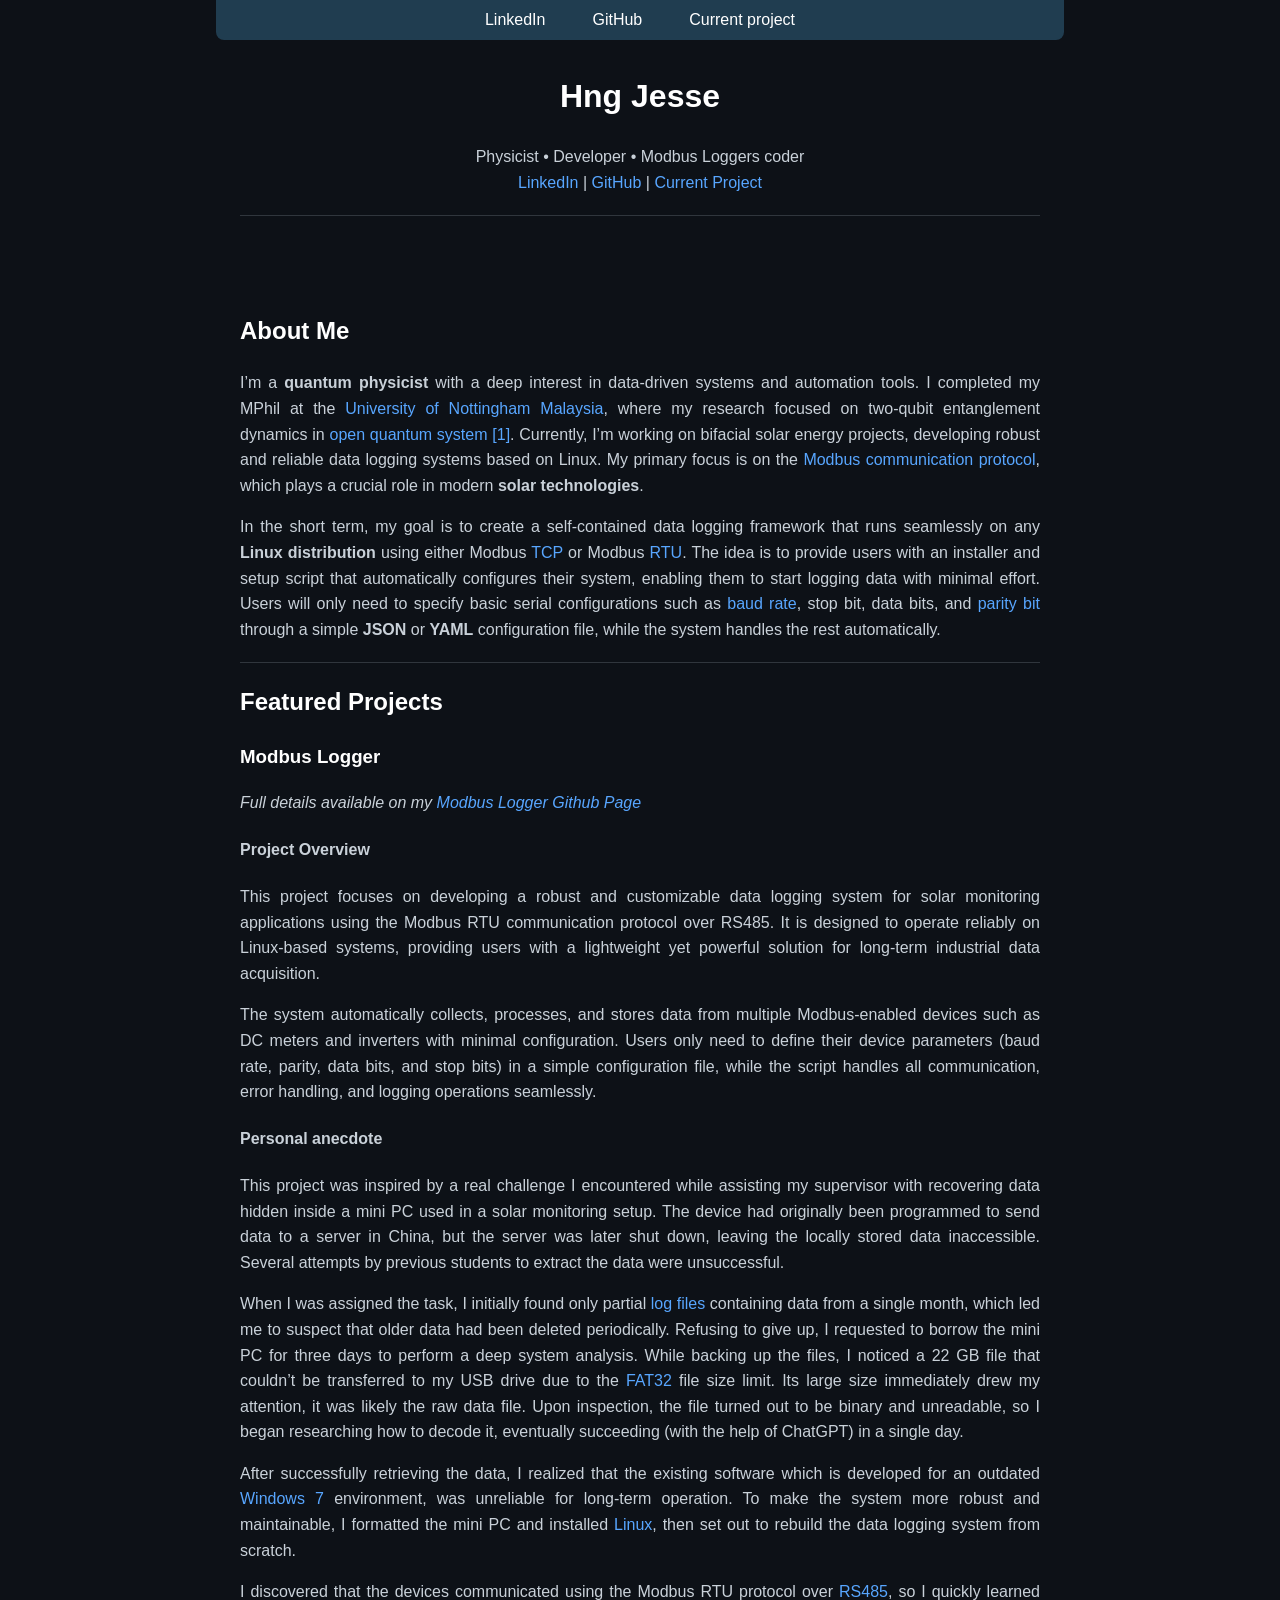
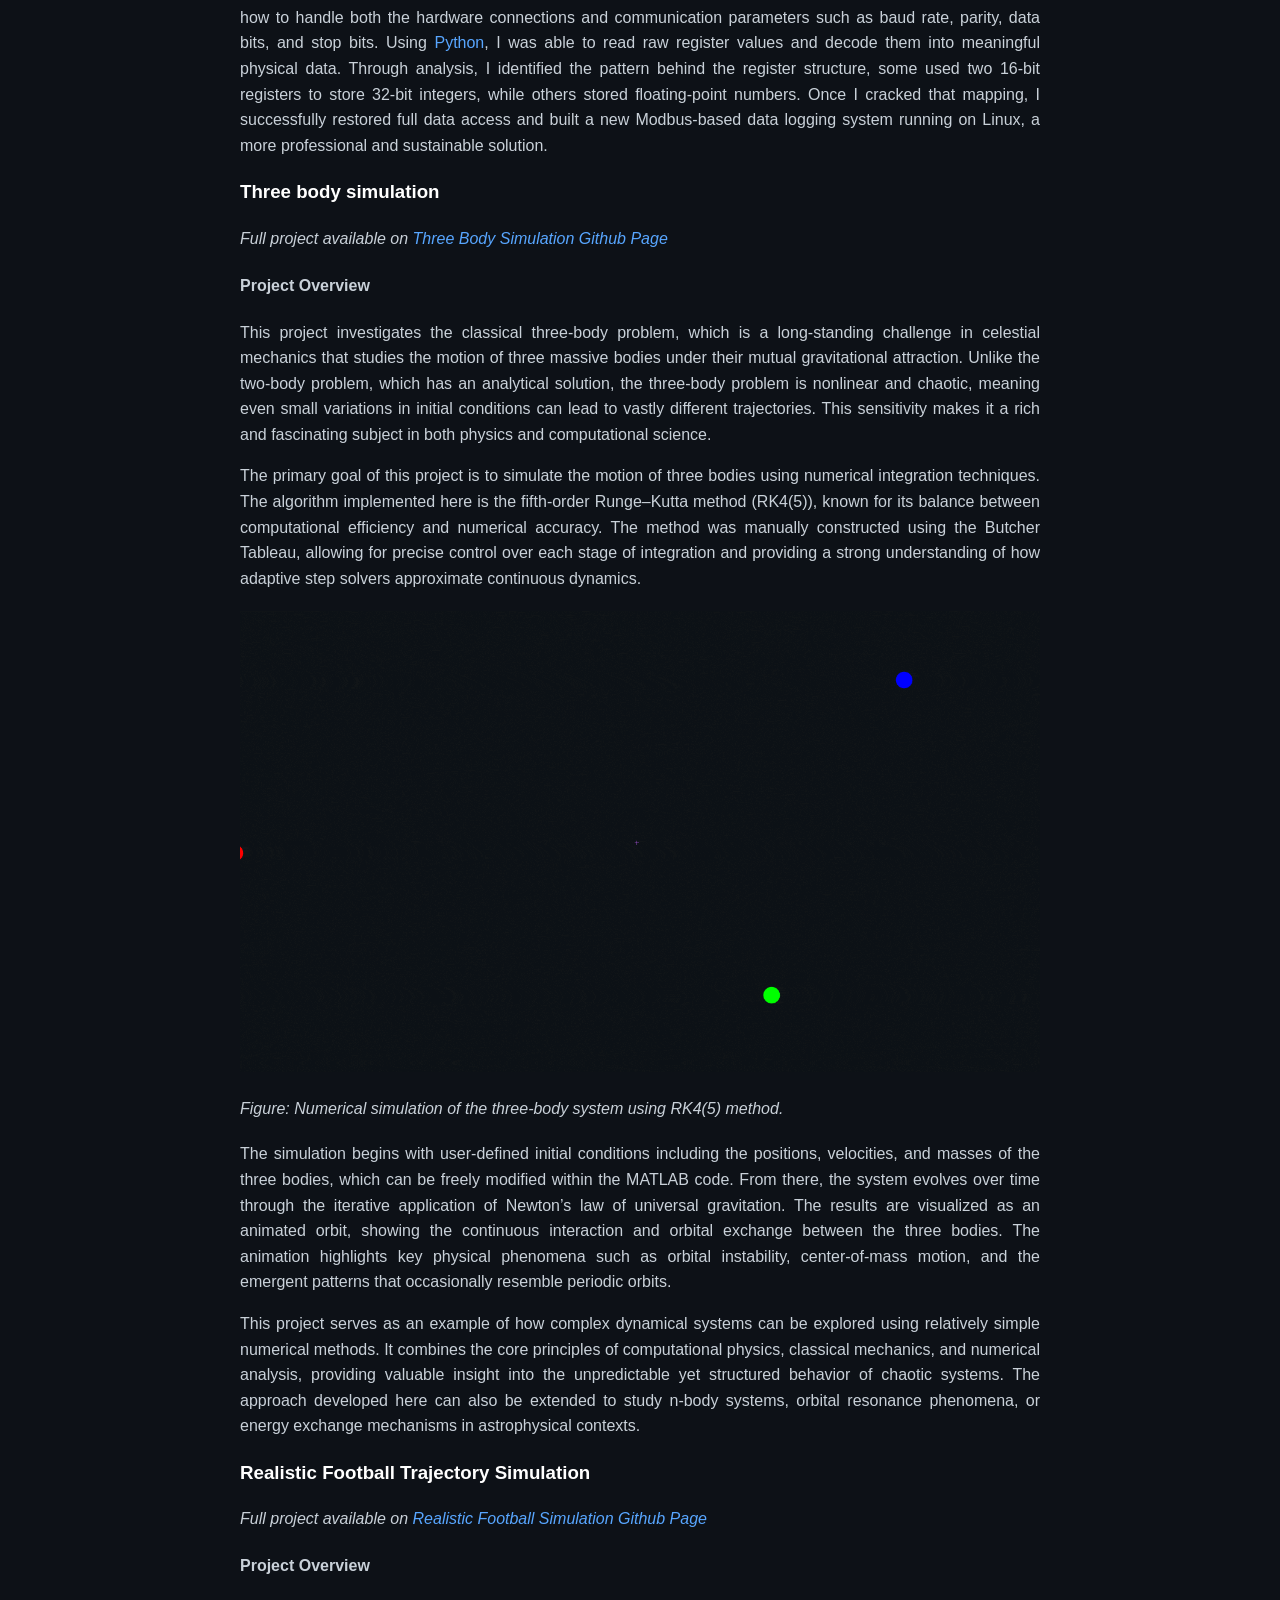
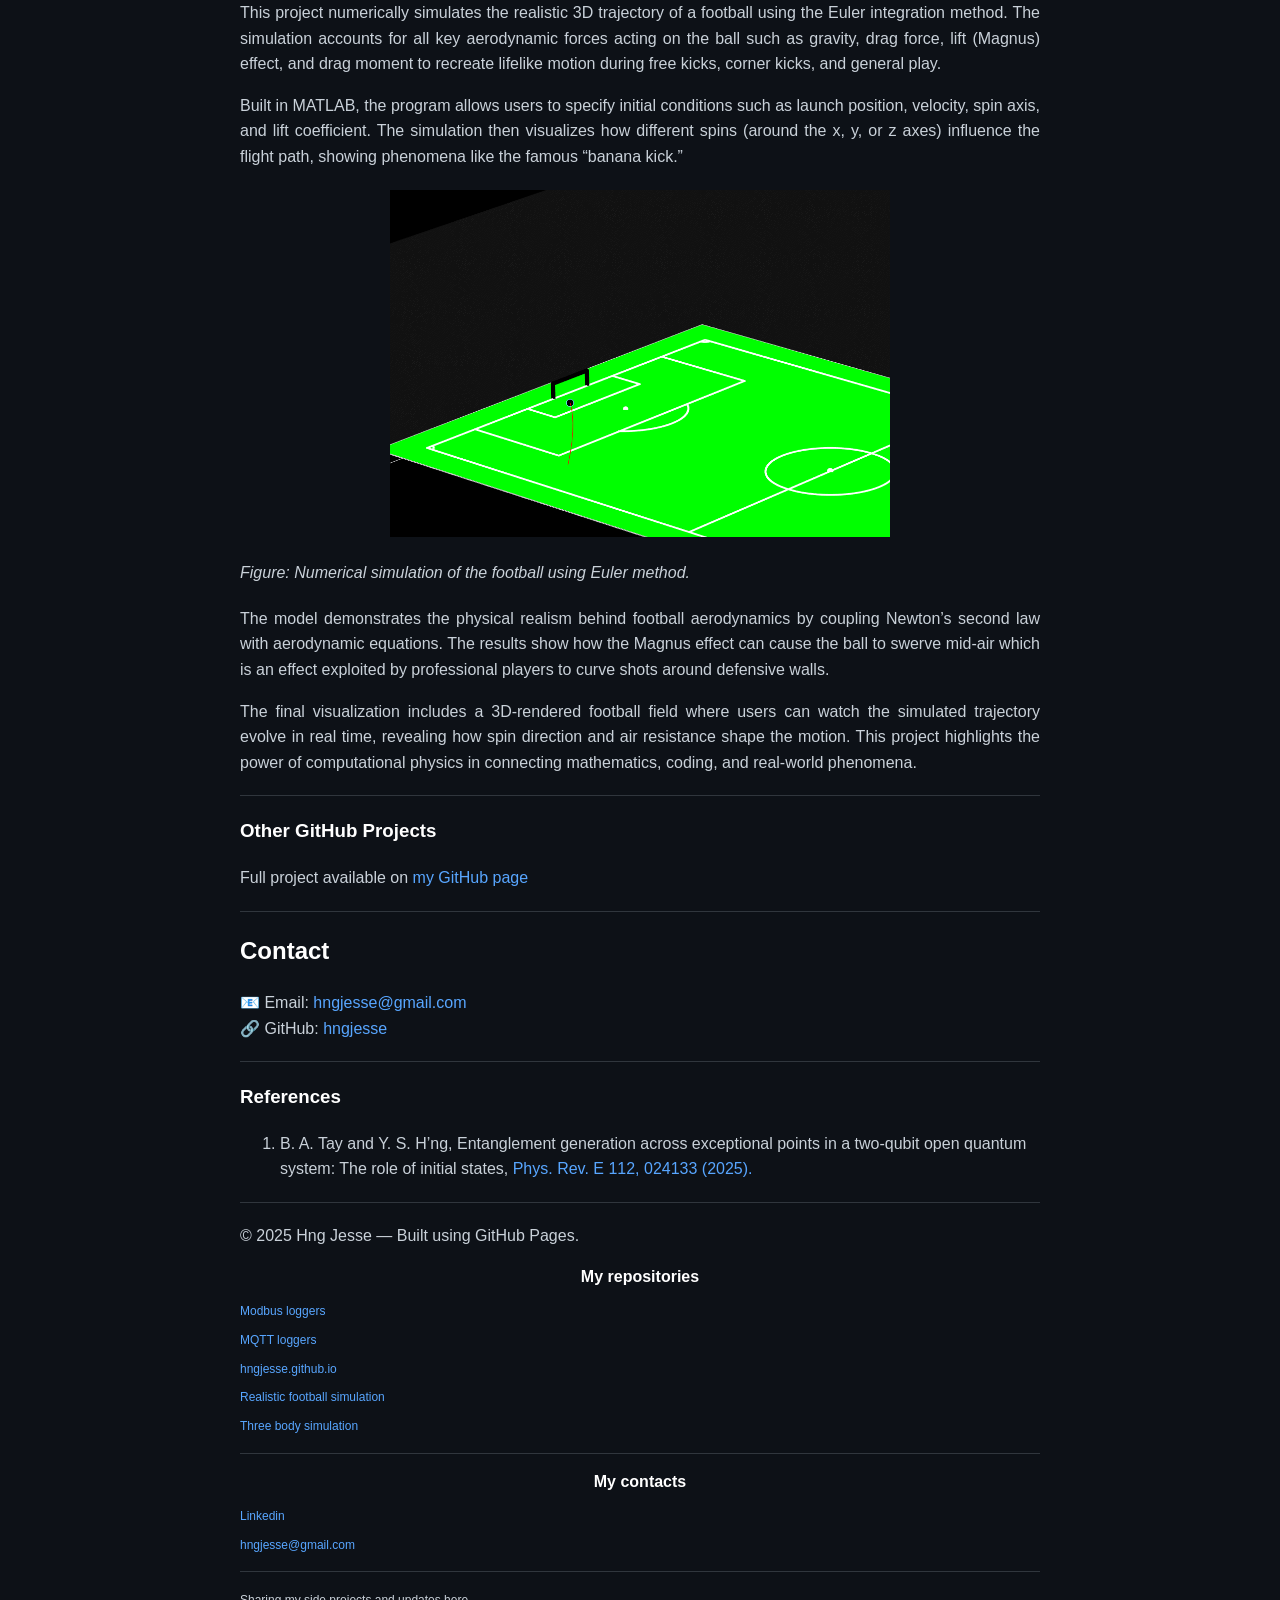
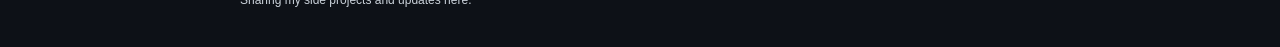
<file: index.html>
<!DOCTYPE html>
<html lang="en">
<head>
    <meta charset="UTF-8">
    <meta name="viewport" content="width=device-width, initial-scale=1.0">
    <title>Hng Jesse | Physicist & Developer</title>
    <!-- Add style -->
    <link rel="stylesheet" href="/styles/base.css">
    <link rel="stylesheet" href="/styles/sidebar.css">
    <link rel="stylesheet" href="/styles/midbar.css">
    <link rel="stylesheet" href="/styles/rightpanel.css">
    <!-- Add favicon -->
    <link rel="icon" href="/favicon.png" type="image/png">
</head>

<body>
    <header style="text-align: center;">
        <h1>Hng Jesse</h1>
        <nav>Physicist • Developer • Modbus Loggers coder</nav>
        <nav>
            <a href="https://www.linkedin.com/in/hngys/" target="_blank" rel="noopener noreferrer">LinkedIn</a> |
            <a href="https://github.com/hngjesse" target="_blank" rel="noopener noreferrer">GitHub</a> |
            <a href="https://hngjesse.github.io/Modbus_loggers/" target="_blank" rel="noopener noreferrer">Current Project</a>
        </nav>
        <hr>
    </header>
    <main>
        <section id="about">
            <h2>About Me</h2>
            <p>
                I’m a <strong>quantum physicist</strong> with a deep interest in data-driven systems
                and automation tools. I completed my MPhil at the 
                <a href="https://www.nottingham.edu.my/" target="_blank" rel="noopener noreferrer">University of Nottingham Malaysia</a>, 
                where my research focused on two-qubit entanglement dynamics in 
                <a href="https://en.wikipedia.org/wiki/Open_quantum_system" target="_blank" rel="noopener noreferrer">open quantum system</a>
                 <a href="#ref1">[1]</a>. 
                Currently, I’m working on bifacial solar energy projects, developing robust and reliable data logging 
                systems based on Linux. My primary focus is on the 
                <a href="https://en.wikipedia.org/wiki/Modbus" target="_blank" rel="noopener noreferrer">Modbus communication protocol</a>,
                which plays a crucial role in modern <strong>solar technologies</strong>.
            </p>
            <p>
                In the short term, my goal is to create a self-contained data logging framework that runs 
                seamlessly on any <strong>Linux distribution</strong> using either Modbus 
                <a href="https://en.wikipedia.org/wiki/Transmission_Control_Protocol" target="_blank" rel="noopener noreferrer">TCP</a>
                or Modbus <a href="https://en.wikipedia.org/wiki/Remote_terminal_unit" target="_blank" rel="noopener noreferrer">RTU</a>. 
                The idea is to provide users with an installer and setup script 
                that automatically configures their system, enabling them to start logging data with minimal effort. 
                Users will only need to specify basic serial configurations such as 
                <a href="https://en.wikipedia.org/wiki/Baud" target="_blank" rel="noopener noreferrer">baud rate</a>, stop bit, data bits, 
                and <a href="https://en.wikipedia.org/wiki/Parity_bit" target="_blank" rel="noopener noreferrer">parity bit</a> through a 
                simple <strong>JSON</strong> or <strong>YAML</strong> configuration file, while the system handles the rest 
                automatically.
            </p>
        </section>
        <hr>
        <section id="projects">
            <h2>Featured Projects</h2>

            <article>
                <h3>Modbus Logger</h3>
                <em>Full details available on my 
                <a href="https://hngjesse.github.io/Modbus_loggers/" target="_blank" rel="noopener noreferrer">
                    Modbus Logger Github Page
                </a></em>

                <h4>Project Overview</h4>
                <p>
                    This project focuses on developing a robust and customizable data logging system for solar monitoring 
                    applications using the Modbus RTU communication protocol over RS485. It is designed to operate 
                    reliably on Linux-based systems, providing users with a lightweight yet powerful solution for long-term 
                    industrial data acquisition.
                </p>

                <p>
                    The system automatically collects, processes, and stores data from multiple Modbus-enabled devices
                    such as DC meters and inverters with minimal configuration. Users only need to define their device 
                    parameters (baud rate, parity, data bits, and stop bits) in a simple configuration file, while the 
                    script handles all communication, error handling, and logging operations seamlessly.
                </p>

                <h4>Personal anecdote</h4>
                <p>
                    This project was inspired by a real challenge I encountered while assisting my supervisor with 
                    recovering data hidden inside a mini PC used in a solar monitoring setup. The device had originally 
                    been programmed to send data to a server in China, but the server was later shut down, leaving the 
                    locally stored data inaccessible. Several attempts by previous students to extract the data were 
                    unsuccessful.
                </p>
                <p>
                    When I was assigned the task, I initially found only partial 
                    <a href="https://en.wikipedia.org/wiki/Logging_(computing)#" target="_blank" rel="noopener noreferrer">log files</a>
                    containing data from a single month, which led me to suspect that older data had been deleted periodically. 
                    Refusing to give up, I requested to borrow the mini PC for three days to perform a deep system analysis. While backing up the 
                    files, I noticed a 22 GB file that couldn’t be transferred to my USB drive due to the 
                    <a href="https://en.wikipedia.org/wiki/File_Allocation_Table" target="_blank" rel="noopener noreferrer">FAT32</a> file size 
                    limit. Its large size immediately drew my attention, it was likely the raw data file. Upon inspection, 
                    the file turned out to be binary and unreadable, so I began researching how to decode it, eventually 
                    succeeding (with the help of ChatGPT) in a single day.
                </p>
                <p>
                    After successfully retrieving the data, I realized that the existing software which is developed for an outdated 
                    <a href="https://en.wikipedia.org/wiki/Windows_7" target="_blank" rel="noopener noreferrer">Windows 7</a> 
                    environment, was unreliable for long-term operation. To make the system more robust and 
                    maintainable, I formatted the mini PC and installed 
                    <a href="https://en.wikipedia.org/wiki/Linux" target="_blank" rel="noopener noreferrer">Linux</a>, then set 
                    out to rebuild the data logging system from scratch.
                </p>
                <p>
                    I discovered that the devices communicated using the Modbus RTU protocol over 
                    <a href="https://en.wikipedia.org/wiki/RS-485" target="_blank" rel="noopener noreferrer">RS485</a>, 
                    so I quickly learned how to handle both the hardware connections and communication parameters such as baud rate, 
                    parity, data bits, and stop bits. Using 
                    <a href="https://www.python.org/" target="_blank" rel="noopener noreferrer">Python</a>,
                    I was able to read raw register values and decode them into meaningful 
                    physical data. Through analysis, I identified the pattern behind the register structure, some used two 16-bit registers to 
                    store 32-bit integers, while others stored floating-point numbers. Once I cracked that mapping, I successfully 
                    restored full data access and built a new Modbus-based data logging system running on Linux, a more professional 
                    and sustainable solution.
                </p>

            </article>
            
            <article>
                <h3>Three body simulation</h3>
                <em>Full project available on
                <a href="https://github.com/hngjesse/Three_body_simulation" target="_blank" rel="noopener noreferrer">
                    Three Body Simulation Github Page
                </a></em>


                <h4>Project Overview</h4>
                <p>
                    This project investigates the classical three-body problem, which is a long-standing challenge in celestial 
                    mechanics that studies the motion of three massive bodies under their mutual gravitational attraction. 
                    Unlike the two-body problem, which has an analytical solution, the three-body problem is nonlinear and chaotic, 
                    meaning even small variations in initial conditions can lead to vastly different trajectories. This sensitivity 
                    makes it a rich and fascinating subject in both physics and computational science.
                </p>
                
                <p>
                    The primary goal of this project is to simulate the motion of three bodies using numerical integration techniques. 
                    The algorithm implemented here is the fifth-order Runge–Kutta method (RK4(5)), known for its balance between 
                    computational efficiency and numerical accuracy. The method was manually constructed using the Butcher Tableau, 
                    allowing for precise control over each stage of integration and providing a strong understanding of how adaptive 
                    step solvers approximate continuous dynamics.
                </p>
                <!-- Insert GIF here -->
                <div style="text-align:center; margin: 20px 0;">
                    <img src="/Figures/three_body_animation.gif" alt="Three-body problem simulation" width="800">
                    <p><em>Figure: Numerical simulation of the three-body system using RK4(5) method.</em></p>
                </div>
                <p>
                    The simulation begins with user-defined initial conditions including the positions, velocities, and masses of the 
                    three bodies, which can be freely modified within the MATLAB code. From there, the system evolves over time through 
                    the iterative application of Newton’s law of universal gravitation. The results are visualized as an animated orbit, 
                    showing the continuous interaction and orbital exchange between the three bodies. The animation highlights key physical 
                    phenomena such as orbital instability, center-of-mass motion, and the emergent patterns that occasionally resemble 
                    periodic orbits.
                </p>
                <p>
                    This project serves as an example of how complex dynamical systems can be explored using relatively simple numerical 
                    methods. It combines the core principles of computational physics, classical mechanics, and numerical analysis, 
                    providing valuable insight into the unpredictable yet structured behavior of chaotic systems. The approach developed 
                    here can also be extended to study n-body systems, orbital resonance phenomena, or energy exchange mechanisms in 
                    astrophysical contexts.
                </p>
            </article>


            <article>
                <h3>Realistic Football Trajectory Simulation</h3>
                <em>Full project available on
                <a href="https://github.com/hngjesse/Realistic_football_simulation" target="_blank" rel="noopener noreferrer">
                    Realistic Football Simulation Github Page
                </a></em>

                <h4>Project Overview</h4>
                <p>
                    This project numerically simulates the realistic 3D trajectory of a football using the Euler integration method. 
                    The simulation accounts for all key aerodynamic forces acting on the ball such as gravity, drag force, lift (Magnus) 
                    effect, and drag moment to recreate lifelike motion during free kicks, corner kicks, and general play.
                </p>
                
                <p>
                    Built in MATLAB, the program allows users to specify initial conditions such as launch position, velocity, spin axis, 
                    and lift coefficient. The simulation then visualizes how different spins (around the x, y, or z axes) influence the 
                    flight path, showing phenomena like the famous “banana kick.”
                </p>
                <!-- Insert GIF here -->
                <div style="text-align:center; margin: 20px 0;">
                    <img src="/Figures/football_animation.gif" alt="Realistic football simulation" width="500">
                    <p><em>Figure: Numerical simulation of the football using Euler method.</em></p>
                </div>
                <p>
                    The model demonstrates the physical realism behind football aerodynamics by coupling Newton’s second law with aerodynamic 
                    equations. The results show how the Magnus effect can cause the ball to swerve mid-air which is an effect exploited by 
                    professional players to curve shots around defensive walls.
                </p>
                <p>
                    The final visualization includes a 3D-rendered football field where users can watch the simulated trajectory evolve in real 
                    time, revealing how spin direction and air resistance shape the motion. This project highlights the power of computational 
                    physics in connecting mathematics, coding, and real-world phenomena.
                </p>
            </article>
        <hr>
            <article>
                <h3>Other GitHub Projects</h3>
                <p>
                    Full project available on
                    <a href="https://github.com/hngjesse" target="_blank">
                        my GitHub page
                    </a>
                </p>
            </article>
        </section>
        <hr>
        <section id="contact">
            <h2>Contact</h2>
            <p>
                📧 Email: <a href="mailto:hngjesse@gmail.com">hngjesse@gmail.com</a><br>
                🔗 GitHub: <a href="https://github.com/hngjesse" target="_blank">hngjesse</a>
            </p>
        </section>
    </main>
    <hr>
    <h3>References</h3>
    <ol>
        <li id="ref1">
             B. A. Tay and Y. S. H’ng, Entanglement generation across exceptional points in a two-qubit 
             open quantum system: The role of initial states, 
            <a href="https://doi.org/10.1103/24cd-939t" target="_blank">Phys. Rev. E 112, 024133 (2025).</a>
        </li>
    </ol>



    <footer>
        <hr>
        <p>© 2025 Hng Jesse — Built using GitHub Pages.</p>
    </footer>

    <!-- Add sidebar -->
    <div id="sidebar"></div>

    <script>
    fetch('/Navigations/sidebar.html')
        .then(response => response.text())
        .then(data => {
        const container = document.getElementById('sidebar');
        container.innerHTML = data;

        // load and run the sidebar script after injection
        const s = document.createElement('script');
        s.src = '/Navigations/sidebar.js'; // path to sidebar JS
        s.onload = () => {
            if (typeof highlightSidebar === 'function') highlightSidebar();
            if (typeof initSidebarDropdowns === 'function') initSidebarDropdowns();
        };
        document.body.appendChild(s);
        })
        .catch(err => console.error('Failed to load sidebar:', err));
    </script>

    <!-- Add midbar -->
    <div id="midbar"></div>
    <script>
    fetch('/Navigations/midbar.html')
        .then(response => response.text())
        .then(data => {
        document.getElementById('midbar').innerHTML = data;
        });
    </script>

    <!-- Add rightpanel -->
    <div id="rightpanel"></div>
    <script>
    fetch('/Navigations/rightpanel.html')
        .then(response => response.text())
        .then(data => {
        document.getElementById('rightpanel').innerHTML = data;
        });
    </script>


</body>
</html>
</file>
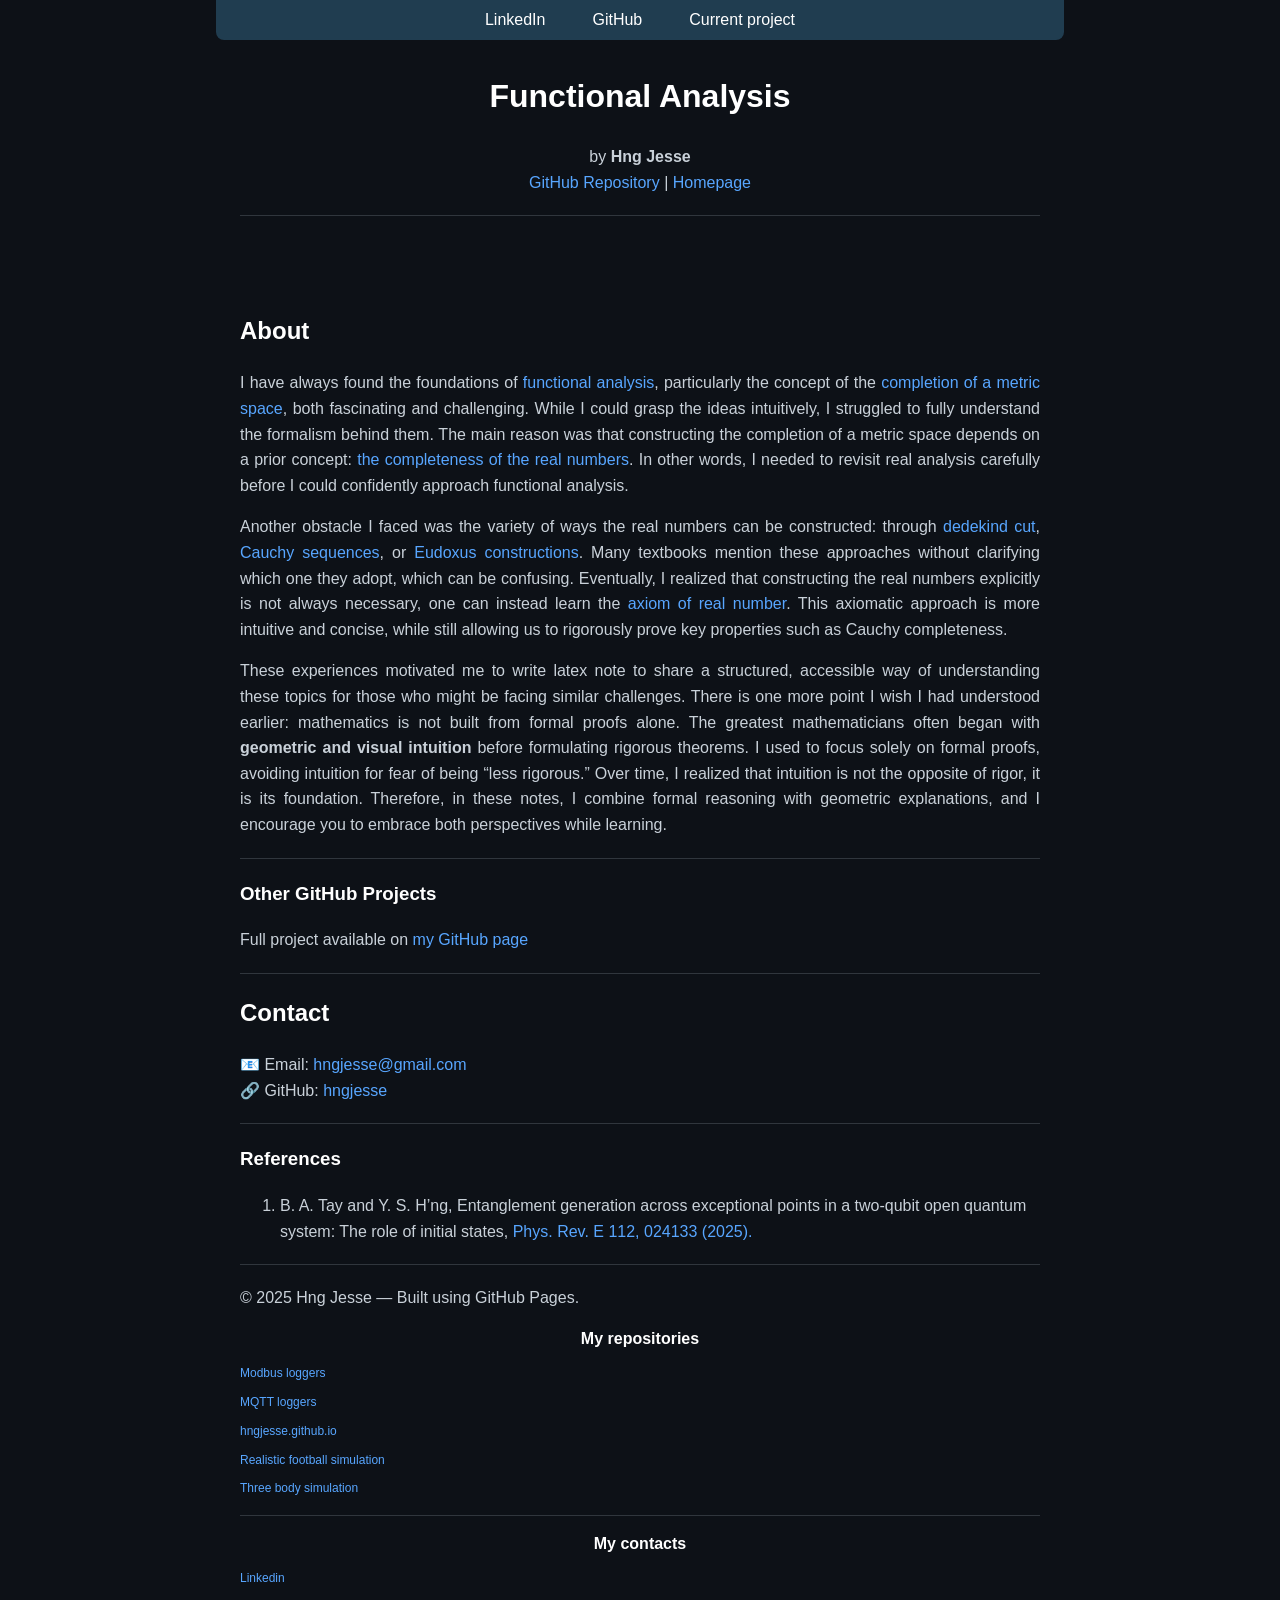
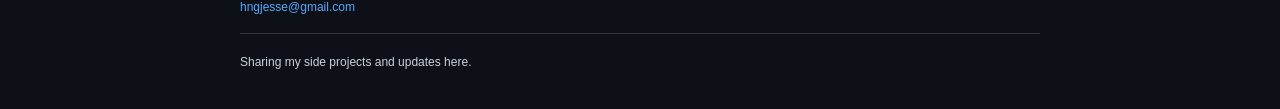
<file: Functional_analysis/index.html>
<!DOCTYPE html>
<html lang="en">
<head>
    <meta charset="UTF-8">
    <meta name="viewport" content="width=device-width, initial-scale=1.0">
    <title>Functional Analysis</title>
    <!-- Add style -->
    <link rel="stylesheet" href="/styles/base.css">
    <link rel="stylesheet" href="/styles/sidebar.css">
    <link rel="stylesheet" href="/styles/midbar.css">
    <link rel="stylesheet" href="/styles/rightpanel.css">
    <!-- Add favicon -->
    <link rel="icon" href="/favicon.png" type="image/png">
</head>

<body>
    <header style="text-align: center;">
        <h1>Functional Analysis</h1>
        <nav>by <strong>Hng Jesse</strong></nav>
        <nav>
            <a href="https://github.com/hngjesse/Functional_analysis" target="_blank">GitHub Repository</a> |
            <a href="/" target="_blank">Homepage</a>
        </nav>
        <hr>
    </header>
    <main>
        <section id="about">
        <h2>About</h2>
        <p>
            I have always found the foundations of 
            <a href="https://en.wikipedia.org/wiki/Functional_analysis" target="_blank" rel="noopener noreferrer">functional analysis</a>, 
            particularly the concept of the 
            <a href="https://en.wikipedia.org/wiki/Complete_metric_space" target="_blank" rel="noopener noreferrer">completion of a metric space</a>,
            both fascinating and challenging. While I could grasp the ideas intuitively, I struggled to fully understand the formalism behind them. 
            The main reason was that constructing the completion of a metric space depends on a prior concept: 
            <a href="https://en.wikipedia.org/wiki/Completeness_of_the_real_numbers" target="_blank" rel="noopener noreferrer">the completeness of the real numbers</a>. 
            In other words, I needed to revisit real analysis carefully before I could confidently approach functional analysis.
        </p>

        <p>
            Another obstacle I faced was the variety of ways the real numbers can be constructed: 
            through 
            <a href="https://en.wikipedia.org/wiki/Dedekind_cut" target="_blank" rel="noopener noreferrer">dedekind cut</a>, 
            <a href="https://en.wikipedia.org/wiki/Cauchy_sequence" target="_blank" rel="noopener noreferrer">Cauchy sequences</a>, or 
            <a href="https://en.wikipedia.org/wiki/Construction_of_the_real_numbers" target="_blank" rel="noopener noreferrer">Eudoxus constructions</a>. 
            Many textbooks mention these approaches without clarifying which one they adopt, which can be confusing. 
            Eventually, I realized that constructing the real numbers explicitly is not always necessary, one can instead learn the 
            <a href="https://en.wikipedia.org/wiki/Real_number" target="_blank" rel="noopener noreferrer">axiom of real number</a>. 
            This axiomatic approach is more intuitive and concise, while still allowing us to rigorously prove key properties such as Cauchy completeness.
        </p>

        <p>
            These experiences motivated me to write latex note to share a structured, accessible way of understanding these topics for those who might 
            be facing similar challenges. There is one more point I wish I had understood earlier: mathematics is not built from formal proofs alone. 
            The greatest mathematicians often began with <strong>geometric and visual intuition</strong> before formulating rigorous theorems. 
            I used to focus solely on formal proofs, avoiding intuition for fear of being “less rigorous.” 
            Over time, I realized that intuition is not the opposite of rigor, it is its foundation. 
            Therefore, in these notes, I combine formal reasoning with geometric explanations, 
            and I encourage you to embrace both perspectives while learning.
        </p>
        </section>
        <hr>

            <article>
                <h3>Other GitHub Projects</h3>
                <p>
                    Full project available on
                    <a href="https://github.com/hngjesse" target="_blank">
                        my GitHub page
                    </a>
                </p>
            </article>
        </section>
        <hr>
        <section id="contact">
            <h2>Contact</h2>
            <p>
                📧 Email: <a href="mailto:hngjesse@gmail.com">hngjesse@gmail.com</a><br>
                🔗 GitHub: <a href="https://github.com/hngjesse" target="_blank">hngjesse</a>
            </p>
        </section>
    </main>
    <hr>
    <h3>References</h3>
    <ol>
        <li id="ref1">
             B. A. Tay and Y. S. H’ng, Entanglement generation across exceptional points in a two-qubit 
             open quantum system: The role of initial states, 
            <a href="https://doi.org/10.1103/24cd-939t" target="_blank">Phys. Rev. E 112, 024133 (2025).</a>
        </li>
    </ol>



    <footer>
        <hr>
        <p>© 2025 Hng Jesse — Built using GitHub Pages.</p>
    </footer>

    <!-- Add sidebar -->
    <div id="sidebar"></div>

    <script>
    fetch('/Navigations/sidebar.html')
        .then(response => response.text())
        .then(data => {
        const container = document.getElementById('sidebar');
        container.innerHTML = data;

        // load and run the sidebar script after injection
        const s = document.createElement('script');
        s.src = '/Navigations/sidebar.js'; // path to sidebar JS
        s.onload = () => {
            if (typeof highlightSidebar === 'function') highlightSidebar();
            if (typeof initSidebarDropdowns === 'function') initSidebarDropdowns();
        };
        document.body.appendChild(s);
        })
        .catch(err => console.error('Failed to load sidebar:', err));
    </script>

    <!-- Add midbar -->
    <div id="midbar"></div>
    <script>
    fetch('/Navigations/midbar.html')
        .then(response => response.text())
        .then(data => {
        document.getElementById('midbar').innerHTML = data;
        });
    </script>

    <!-- Add rightpanel -->
    <div id="rightpanel"></div>
    <script>
    fetch('/Navigations/rightpanel.html')
        .then(response => response.text())
        .then(data => {
        document.getElementById('rightpanel').innerHTML = data;
        });
    </script>


</body>
</html>
</file>
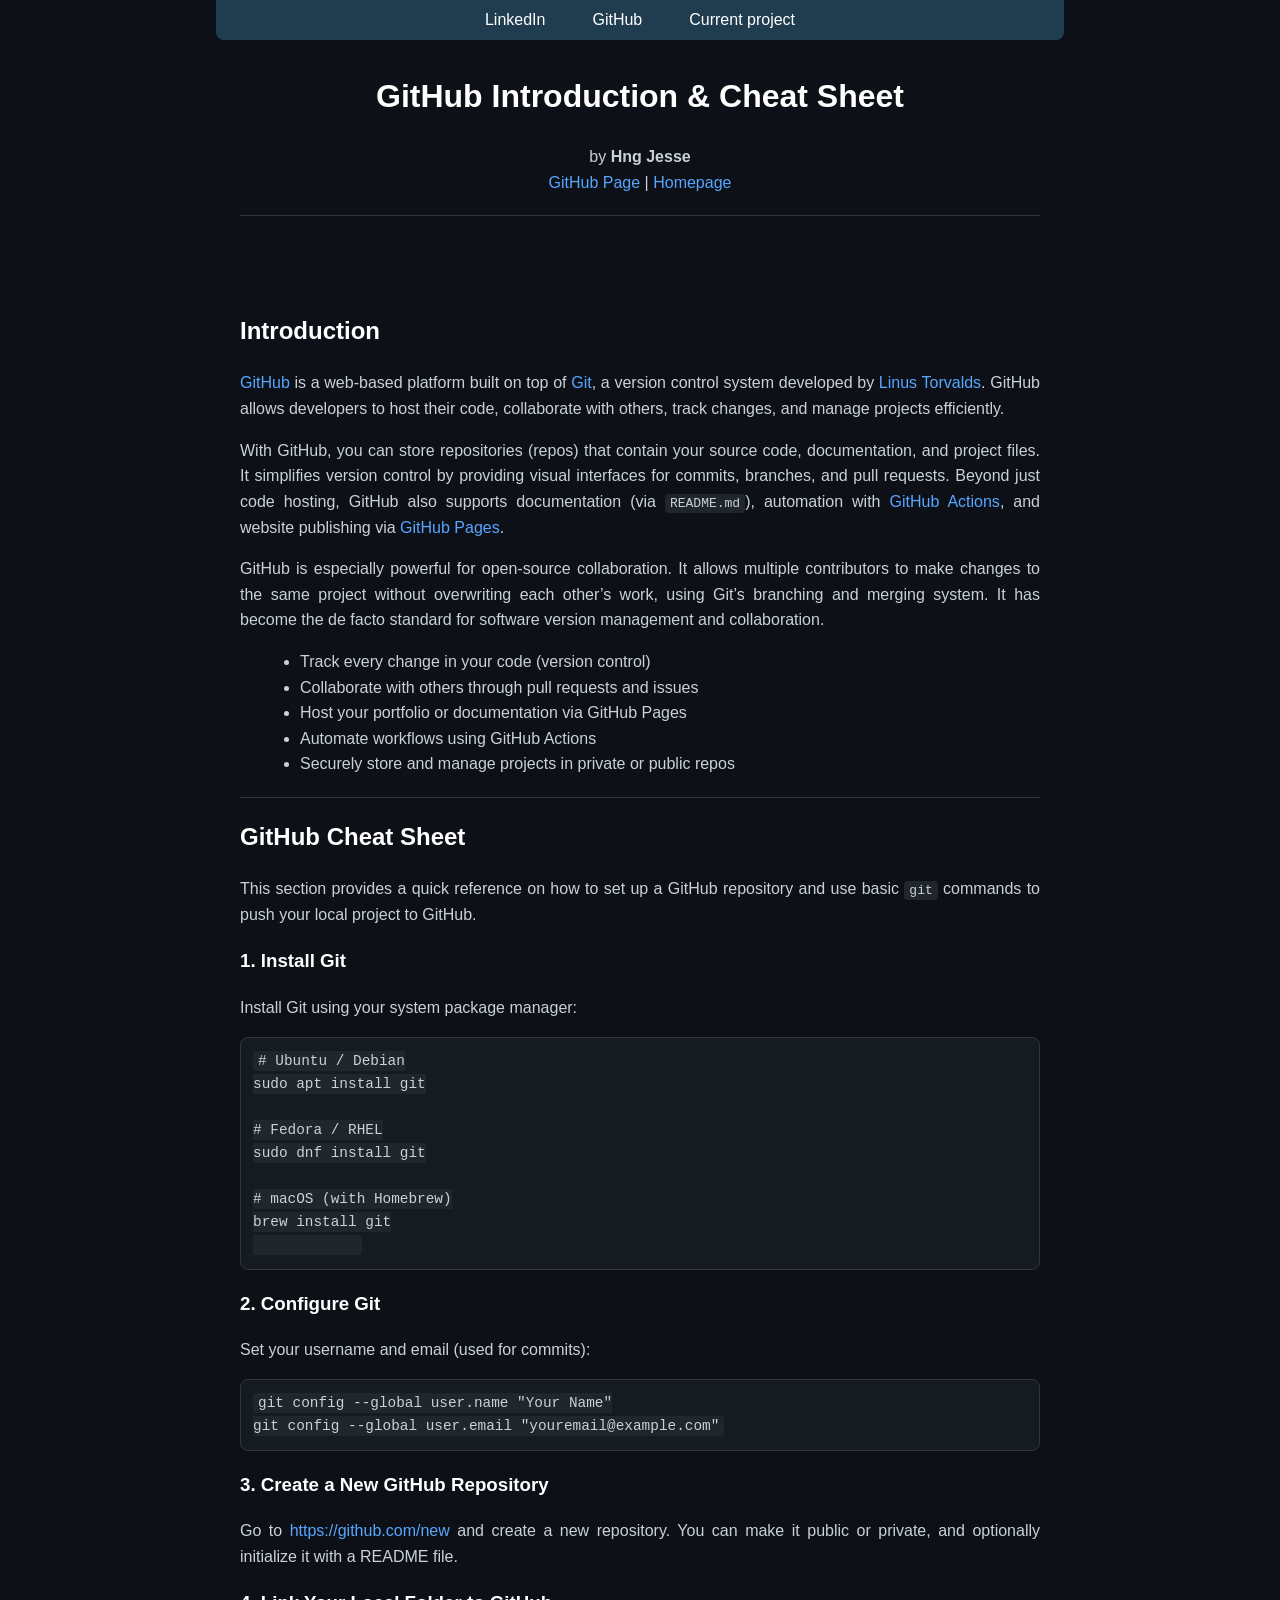
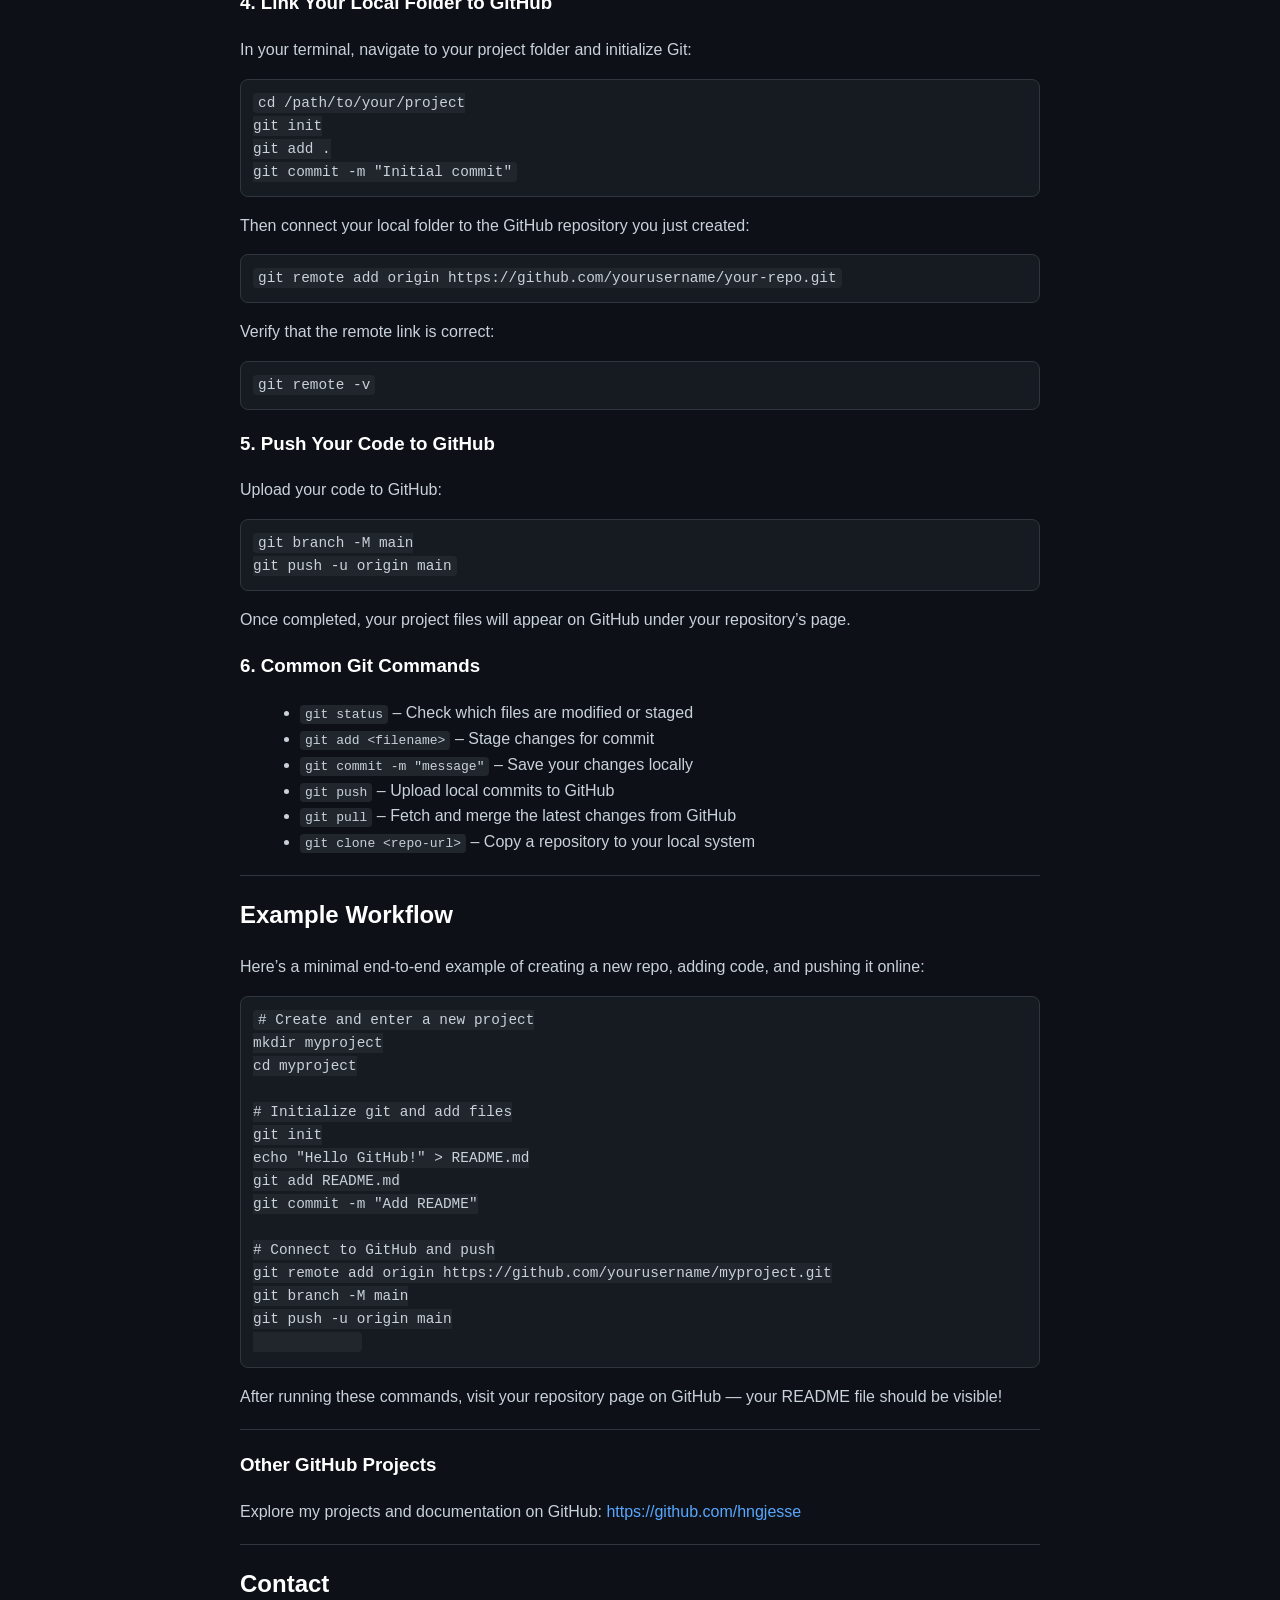
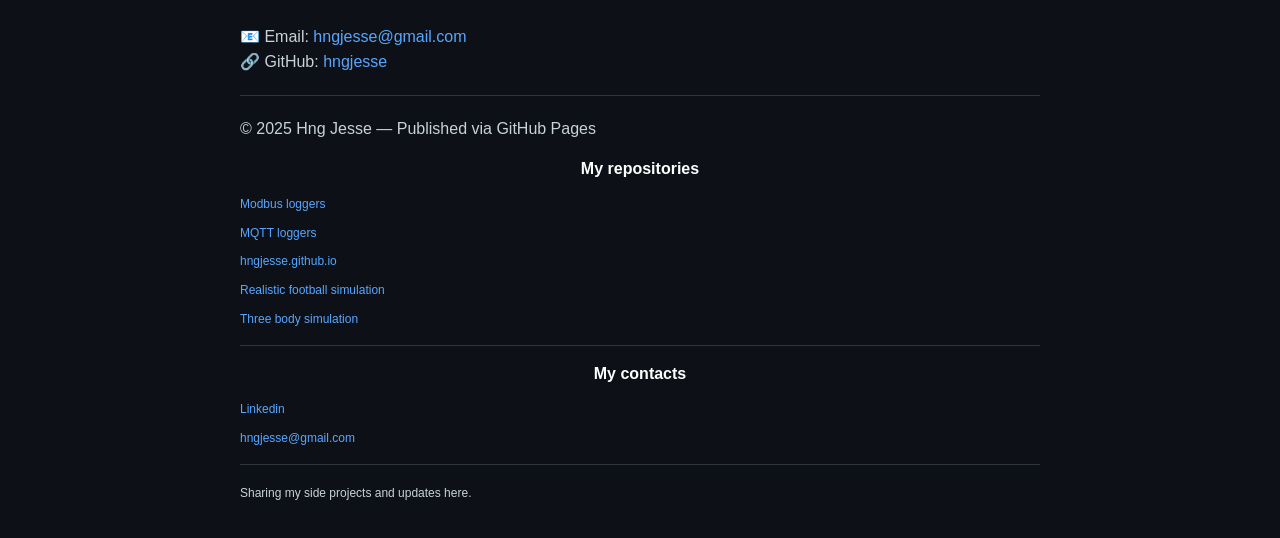
<file: Github_cheat_sheet/index.html>
<!DOCTYPE html>
<html lang="en">
<head>
    <meta charset="UTF-8">
    <meta name="viewport" content="width=device-width, initial-scale=1.0">
    <title>GitHub Guide | Hng Jesse</title>
    <!-- Add style -->
    <link rel="stylesheet" href="/styles/base.css">
    <link rel="stylesheet" href="/styles/sidebar.css">
    <link rel="stylesheet" href="/styles/midbar.css">
    <link rel="stylesheet" href="/styles/rightpanel.css">
    <!-- Add favicon -->
    <link rel="icon" href="/favicon.png" type="image/png">
</head>

<body>

    <header>
        <h1>GitHub Introduction & Cheat Sheet</h1>
        <nav>by <strong>Hng Jesse</strong></nav>
        <nav>
            <a href="https://github.com/hngjesse" target="_blank">GitHub Page</a> |
            <a href="/" target="_blank">Homepage</a>
        </nav>
        <hr>
    </header>

    <main>
        <section>
            <h2>Introduction</h2>
            <p>
                <a href="https://github.com" target="_blank">GitHub</a> is a web-based platform built on top of 
                <a href="https://git-scm.com/" target="_blank">Git</a>, a version control system developed by 
                <a href="https://en.wikipedia.org/wiki/Linus_Torvalds" target="_blank">Linus Torvalds</a>. 
                GitHub allows developers to host their code, collaborate with others, track changes, and manage projects efficiently.
            </p>
            <p>
                With GitHub, you can store repositories (repos) that contain your source code, documentation, and project files.
                It simplifies version control by providing visual interfaces for commits, branches, and pull requests.
                Beyond just code hosting, GitHub also supports documentation (via <code>README.md</code>), automation with 
                <a href="https://github.com/features/actions" target="_blank">GitHub Actions</a>, and website publishing via 
                <a href="https://pages.github.com/" target="_blank">GitHub Pages</a>.
            </p>
            <p>
                GitHub is especially powerful for open-source collaboration. It allows multiple contributors to make changes
                to the same project without overwriting each other’s work, using Git’s branching and merging system.
                It has become the de facto standard for software version management and collaboration.
            </p>
            <ul>
                <li> Track every change in your code (version control)</li>
                <li> Collaborate with others through pull requests and issues</li>
                <li> Host your portfolio or documentation via GitHub Pages</li>
                <li> Automate workflows using GitHub Actions</li>
                <li> Securely store and manage projects in private or public repos</li>
            </ul>
        </section>

        <hr>

        <section>
            <h2>GitHub Cheat Sheet</h2>
            <p>
                This section provides a quick reference on how to set up a GitHub repository and use basic 
                <code>git</code> commands to push your local project to GitHub.
            </p>

            <h3>1. Install Git</h3>
            <p>Install Git using your system package manager:</p>
            <pre><code># Ubuntu / Debian
sudo apt install git

# Fedora / RHEL
sudo dnf install git

# macOS (with Homebrew)
brew install git
            </code></pre>

            <h3>2. Configure Git</h3>
            <p>Set your username and email (used for commits):</p>
            <pre><code>git config --global user.name "Your Name"
git config --global user.email "youremail@example.com"</code></pre>

            <h3>3. Create a New GitHub Repository</h3>
            <p>
                Go to <a href="https://github.com/new" target="_blank">https://github.com/new</a> and create a new repository.  
                You can make it public or private, and optionally initialize it with a README file.
            </p>

            <h3>4. Link Your Local Folder to GitHub</h3>
            <p>In your terminal, navigate to your project folder and initialize Git:</p>
            <pre><code>cd /path/to/your/project
git init
git add .
git commit -m "Initial commit"</code></pre>

            <p>Then connect your local folder to the GitHub repository you just created:</p>
            <pre><code>git remote add origin https://github.com/yourusername/your-repo.git</code></pre>

            <p>Verify that the remote link is correct:</p>
            <pre><code>git remote -v</code></pre>

            <h3>5. Push Your Code to GitHub</h3>
            <p>Upload your code to GitHub:</p>
            <pre><code>git branch -M main
git push -u origin main</code></pre>

            <p>Once completed, your project files will appear on GitHub under your repository’s page.</p>

            <h3>6. Common Git Commands</h3>
            <ul>
                <li><code>git status</code> – Check which files are modified or staged</li>
                <li><code>git add &lt;filename&gt;</code> – Stage changes for commit</li>
                <li><code>git commit -m "message"</code> – Save your changes locally</li>
                <li><code>git push</code> – Upload local commits to GitHub</li>
                <li><code>git pull</code> – Fetch and merge the latest changes from GitHub</li>
                <li><code>git clone &lt;repo-url&gt;</code> – Copy a repository to your local system</li>
            </ul>
        </section>

        <hr>

        <section>
            <h2>Example Workflow</h2>
            <p>
                Here’s a minimal end-to-end example of creating a new repo, adding code, and pushing it online:
            </p>
            <pre><code># Create and enter a new project
mkdir myproject
cd myproject

# Initialize git and add files
git init
echo "Hello GitHub!" > README.md
git add README.md
git commit -m "Add README"

# Connect to GitHub and push
git remote add origin https://github.com/yourusername/myproject.git
git branch -M main
git push -u origin main
            </code></pre>

            <p>
                After running these commands, visit your repository page on GitHub — your README file should be visible!
            </p>
        </section>

        <hr>

        <article>
            <h3>Other GitHub Projects</h3>
            <p>
                Explore my projects and documentation on GitHub: 
                <a href="https://github.com/hngjesse" target="_blank">
                    https://github.com/hngjesse
                </a>
            </p>
        </article>

        <hr>

        <section id="contact">
            <h2>Contact</h2>
            <p>
                📧 Email: <a href="mailto:hngjesse@gmail.com">hngjesse@gmail.com</a><br>
                🔗 GitHub: <a href="https://github.com/hngjesse" target="_blank">hngjesse</a>
            </p>
        </section>
    </main>

    <footer>
        <hr>
        <p>© 2025 Hng Jesse — Published via GitHub Pages</p>
    </footer>

    <!-- Add sidebar -->
    <div id="sidebar"></div>

    <script>
    fetch('/Navigations/sidebar.html')
        .then(response => response.text())
        .then(data => {
        const container = document.getElementById('sidebar');
        container.innerHTML = data;

        // load and run the sidebar script after injection
        const s = document.createElement('script');
        s.src = '/Navigations/sidebar.js'; // path to sidebar JS
        s.onload = () => {
            if (typeof highlightSidebar === 'function') highlightSidebar();
            if (typeof initSidebarDropdowns === 'function') initSidebarDropdowns();
        };
        document.body.appendChild(s);
        })
        .catch(err => console.error('Failed to load sidebar:', err));
    </script>


    <!-- Add midbar -->
    <div id="midbar"></div>
    <script>
    fetch('/Navigations/midbar.html')
        .then(response => response.text())
        .then(data => {
        document.getElementById('midbar').innerHTML = data;
        });
    </script>

    <!-- Add rightpanel -->
    <div id="rightpanel"></div>
    <script>
    fetch('/Navigations/rightpanel.html')
        .then(response => response.text())
        .then(data => {
        document.getElementById('rightpanel').innerHTML = data;
        });
    </script>
</body>
</html>
</file>
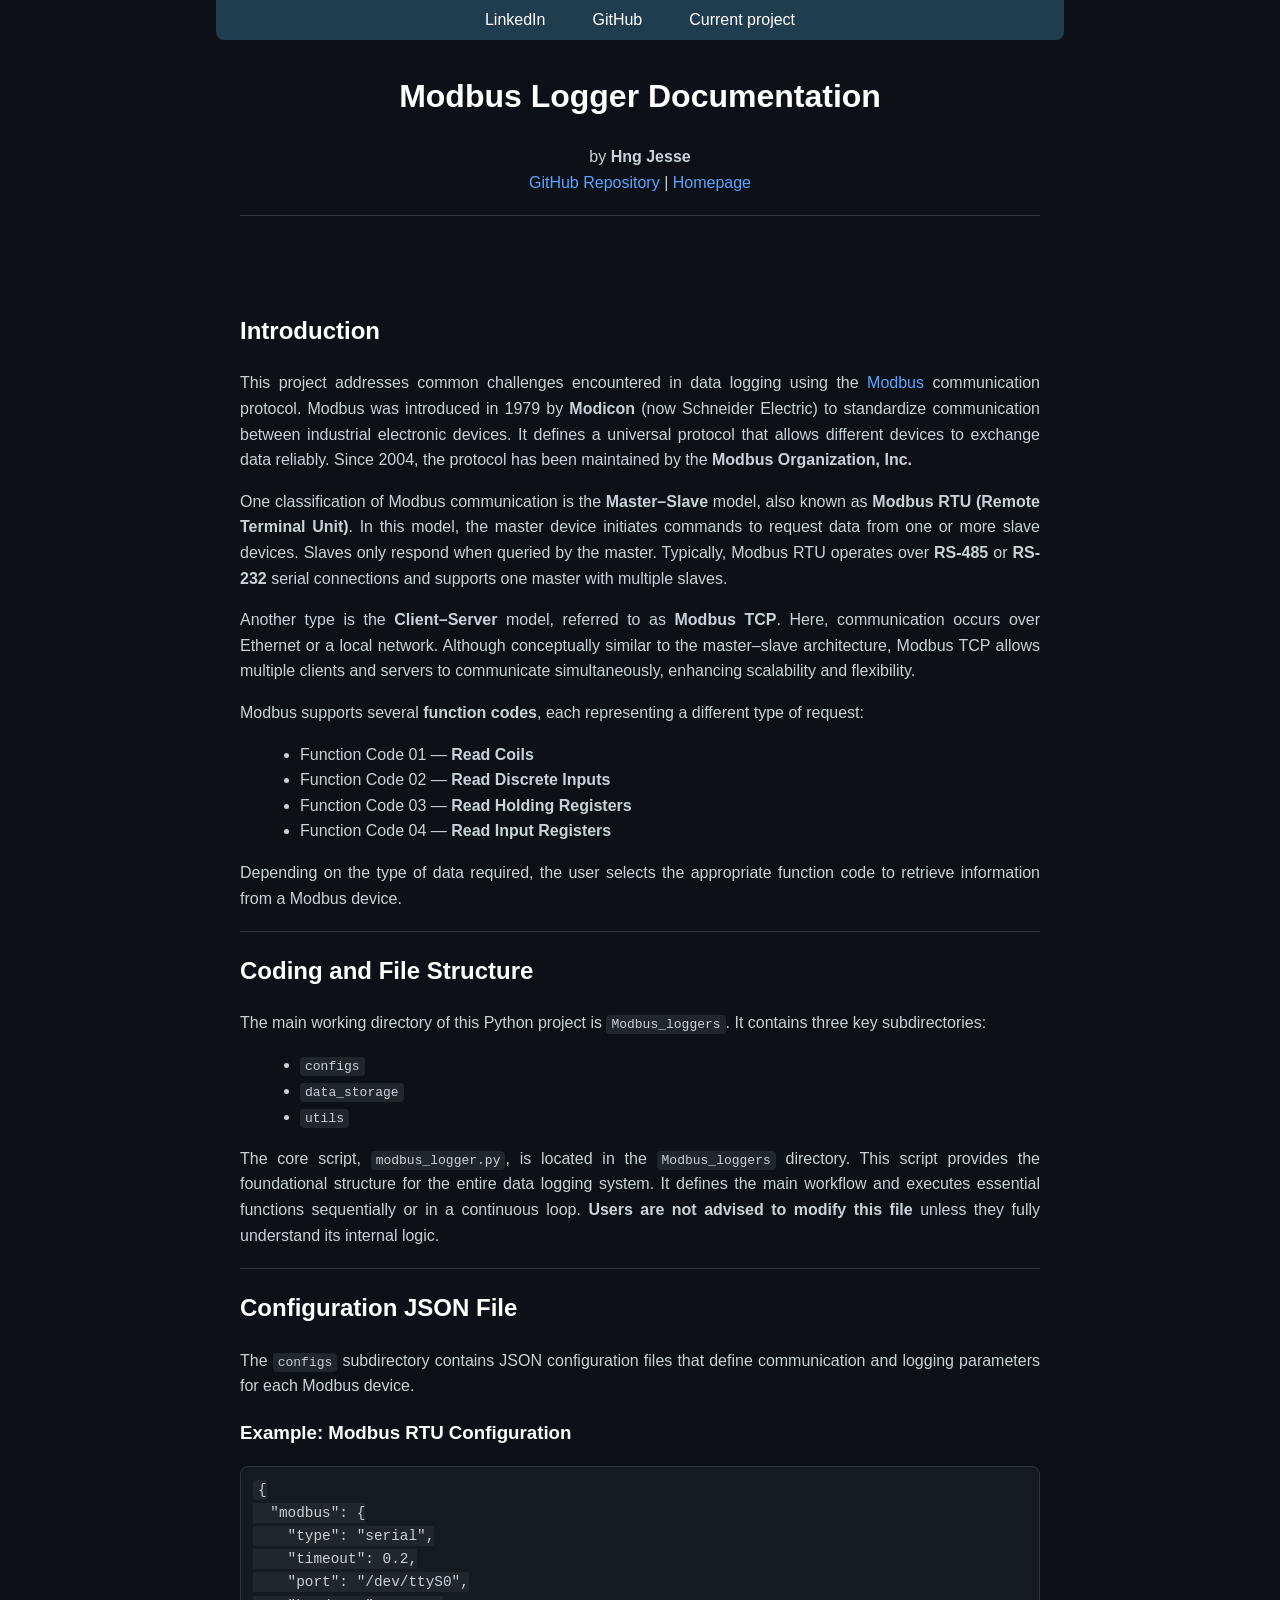
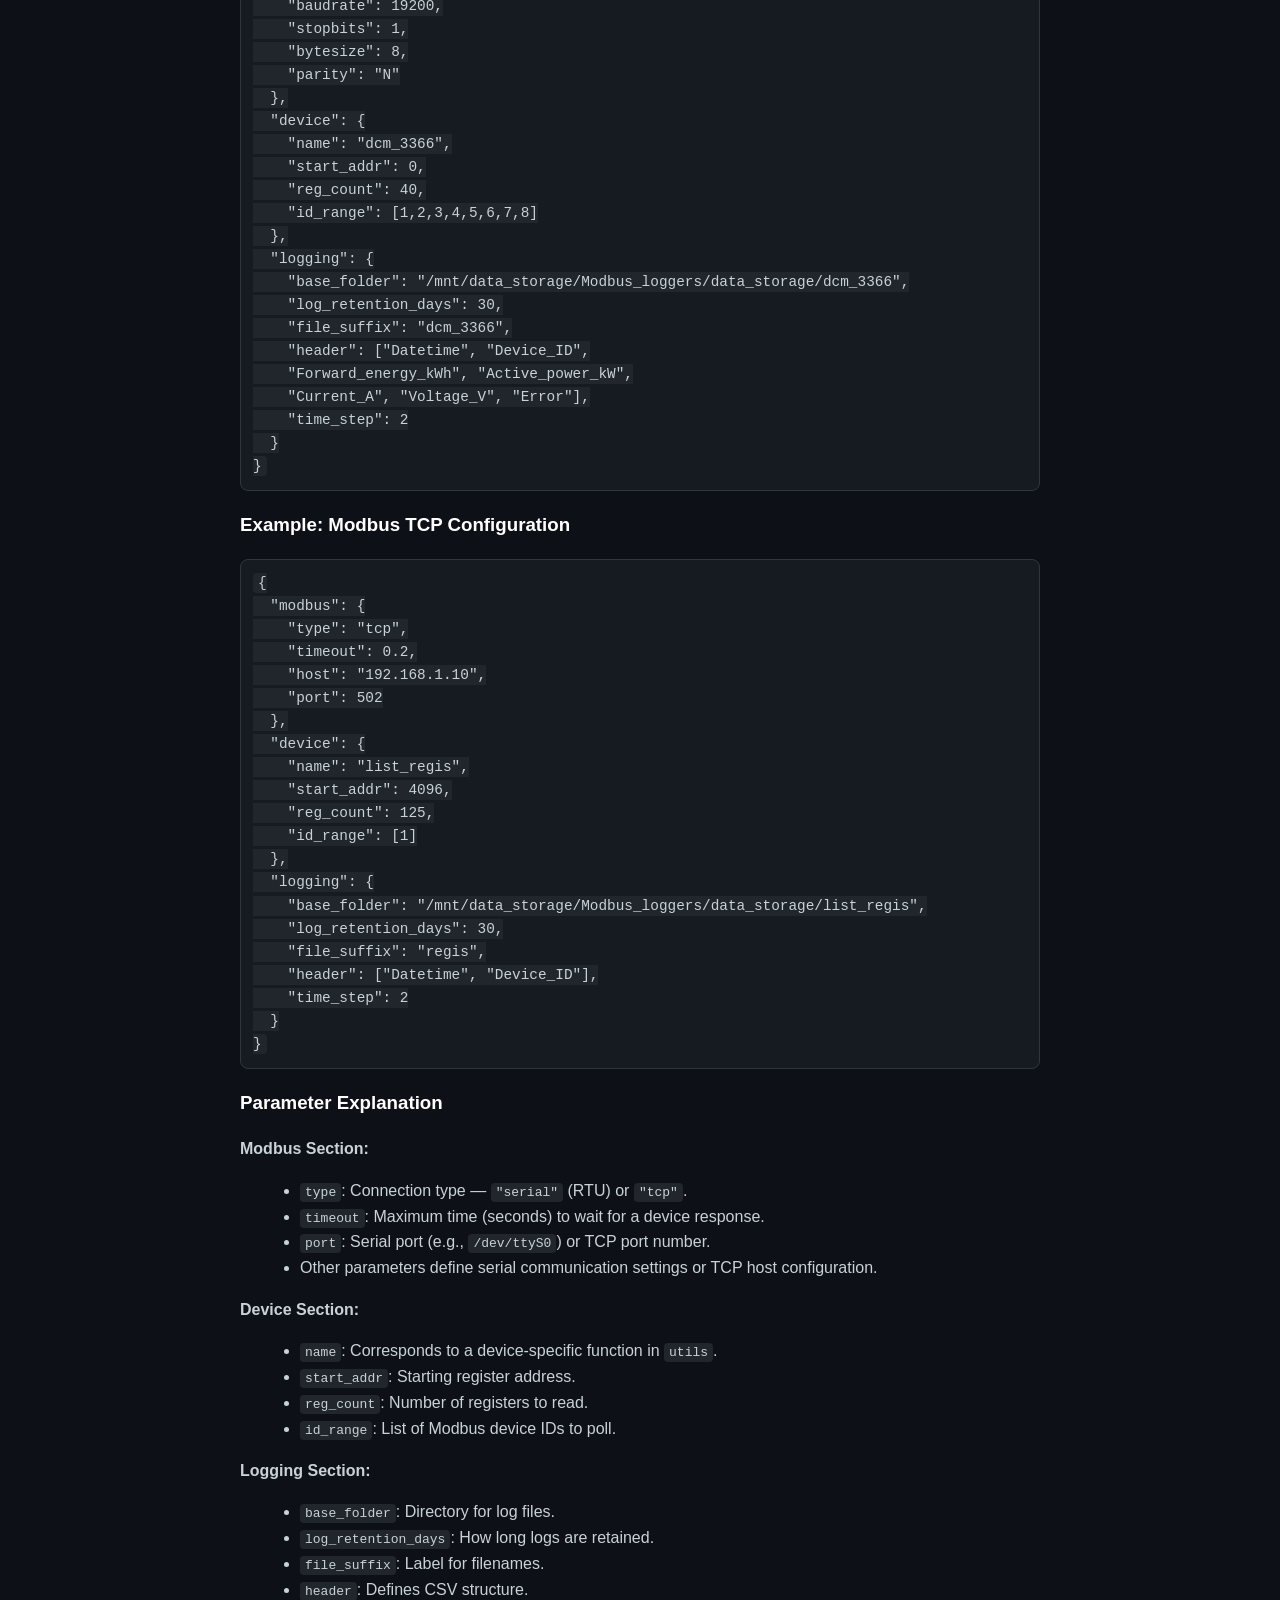
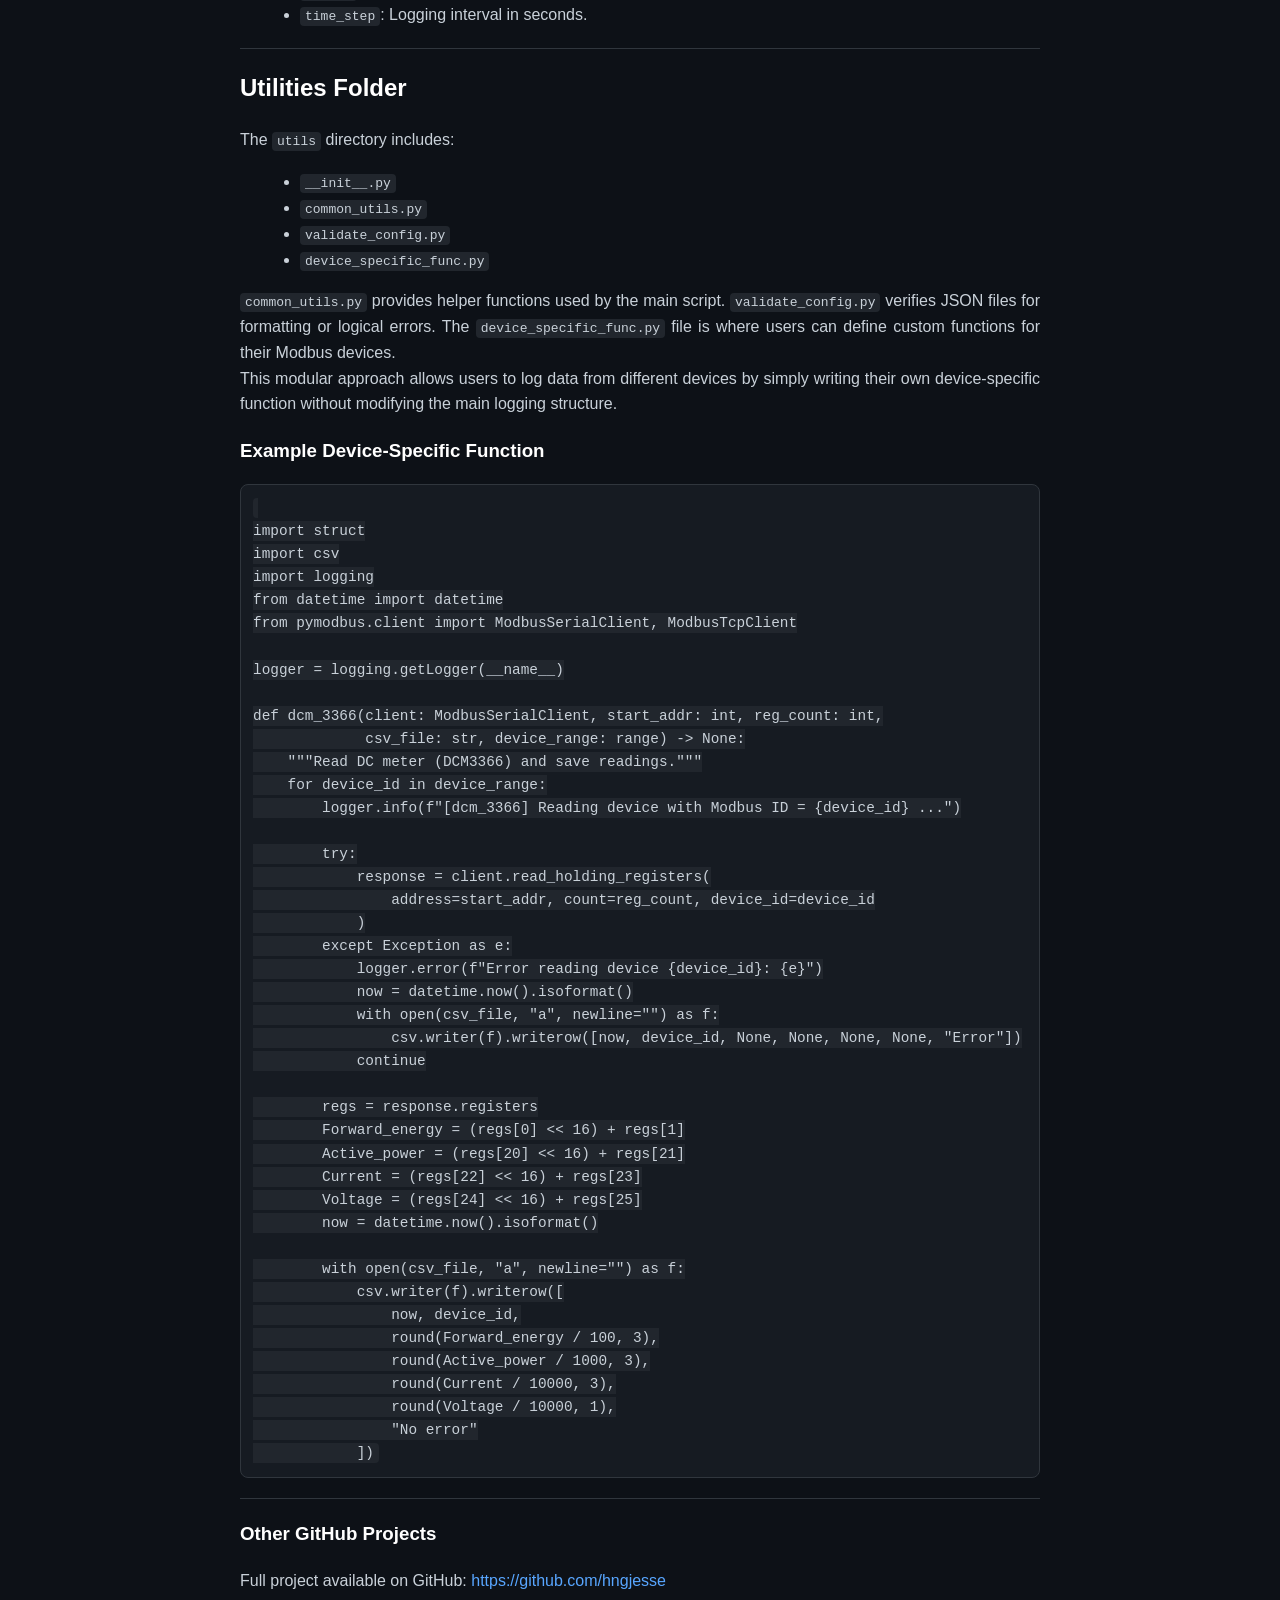
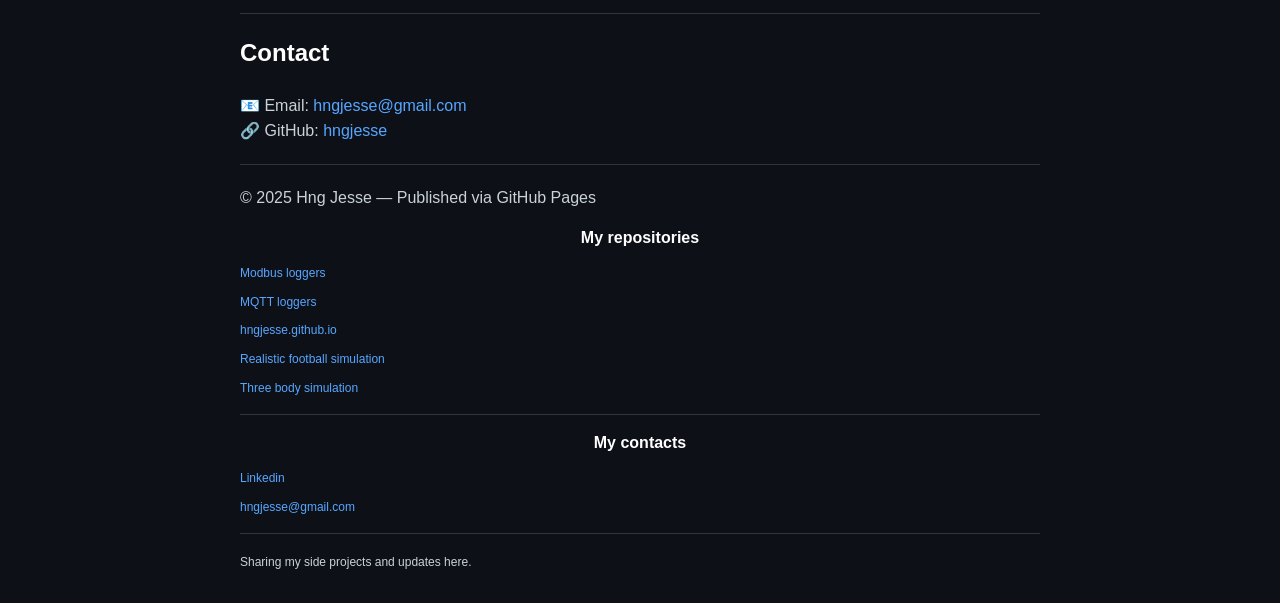
<file: Modbus_loggers/index.html>
<!DOCTYPE html>
<html lang="en">
<head>
    <meta charset="UTF-8">
    <meta name="viewport" content="width=device-width, initial-scale=1.0">
    <title>Modbus Logger Documentation | Hng Jesse</title>
    <!-- Add style -->
    <link rel="stylesheet" href="/styles/base.css">
    <link rel="stylesheet" href="/styles/sidebar.css">
    <link rel="stylesheet" href="/styles/midbar.css">
    <link rel="stylesheet" href="/styles/rightpanel.css">
    <!-- Add favicon -->
    <link rel="icon" href="/favicon.png" type="image/png">
</head>

<body>
     
  <header>
    <h1>Modbus Logger Documentation</h1>
    <nav>by <strong>Hng Jesse</strong></nav>
    <nav>
      <a href="https://github.com/hngjesse/Modbus_loggers" target="_blank">GitHub Repository</a> |
      <a href="/" target="_blank">Homepage</a>
    </nav>
    <hr>
  </header>

  <main>
    <section>
      <h2>Introduction</h2>
      <p>
        This project addresses common challenges encountered in data logging using the 
        <a href="https://en.wikipedia.org/wiki/Modbus" target="_blank">Modbus</a> communication protocol.
        Modbus was introduced in 1979 by <strong>Modicon</strong> (now Schneider Electric) to standardize 
        communication between industrial electronic devices. It defines a universal protocol that allows 
        different devices to exchange data reliably. Since 2004, the protocol has been maintained by the 
        <strong>Modbus Organization, Inc.</strong>
      </p>
      <p>
        One classification of Modbus communication is the <strong>Master–Slave</strong> model, also known as 
        <strong>Modbus RTU (Remote Terminal Unit)</strong>. In this model, the master device initiates commands 
        to request data from one or more slave devices. Slaves only respond when queried by the master. 
        Typically, Modbus RTU operates over <strong>RS-485</strong> or <strong>RS-232</strong> serial connections 
        and supports one master with multiple slaves.
      </p>
      <p>
        Another type is the <strong>Client–Server</strong> model, referred to as <strong>Modbus TCP</strong>. 
        Here, communication occurs over Ethernet or a local network. Although conceptually similar to the 
        master–slave architecture, Modbus TCP allows multiple clients and servers to communicate simultaneously, 
        enhancing scalability and flexibility.
      </p>
      <p>
        Modbus supports several <strong>function codes</strong>, each representing a different type of request:
      </p>
      <ul>
        <li>Function Code 01 — <strong>Read Coils</strong></li>
        <li>Function Code 02 — <strong>Read Discrete Inputs</strong></li>
        <li>Function Code 03 — <strong>Read Holding Registers</strong></li>
        <li>Function Code 04 — <strong>Read Input Registers</strong></li>
      </ul>
      <p>
        Depending on the type of data required, the user selects the appropriate function code to retrieve information 
        from a Modbus device.
      </p>
    </section>

    <hr>

    <section>
      <h2>Coding and File Structure</h2>
      <p>
        The main working directory of this Python project is <code>Modbus_loggers</code>. It contains three key subdirectories:
      </p>
      <ul>
        <li><code>configs</code></li>
        <li><code>data_storage</code></li>
        <li><code>utils</code></li>
      </ul>
      <p>
        The core script, <code>modbus_logger.py</code>, is located in the <code>Modbus_loggers</code> directory. 
        This script provides the foundational structure for the entire data logging system. It defines the main 
        workflow and executes essential functions sequentially or in a continuous loop. 
        <strong>Users are not advised to modify this file</strong> unless they fully understand its internal logic.
      </p>
    </section>

    <hr>

    <section>
      <h2>Configuration JSON File</h2>
      <p>
        The <code>configs</code> subdirectory contains JSON configuration files that define communication 
        and logging parameters for each Modbus device.
      </p>

      <h3>Example: Modbus RTU Configuration</h3>
      <pre><code>{
  "modbus": {
    "type": "serial",
    "timeout": 0.2,
    "port": "/dev/ttyS0",
    "baudrate": 19200,
    "stopbits": 1,
    "bytesize": 8,
    "parity": "N"
  },
  "device": {
    "name": "dcm_3366",
    "start_addr": 0,
    "reg_count": 40,
    "id_range": [1,2,3,4,5,6,7,8]
  },
  "logging": {
    "base_folder": "/mnt/data_storage/Modbus_loggers/data_storage/dcm_3366",
    "log_retention_days": 30,
    "file_suffix": "dcm_3366",
    "header": ["Datetime", "Device_ID",
    "Forward_energy_kWh", "Active_power_kW",
    "Current_A", "Voltage_V", "Error"],
    "time_step": 2
  }
}</code></pre>

      <h3>Example: Modbus TCP Configuration</h3>
      <pre><code>{
  "modbus": {
    "type": "tcp",
    "timeout": 0.2,
    "host": "192.168.1.10",
    "port": 502
  },
  "device": {
    "name": "list_regis",
    "start_addr": 4096,
    "reg_count": 125,
    "id_range": [1]
  },
  "logging": {
    "base_folder": "/mnt/data_storage/Modbus_loggers/data_storage/list_regis",
    "log_retention_days": 30,
    "file_suffix": "regis",
    "header": ["Datetime", "Device_ID"],
    "time_step": 2
  }
}</code></pre>

      <h3>Parameter Explanation</h3>
      <p><strong>Modbus Section:</strong></p>
      <ul>
        <li><code>type</code>: Connection type — <code>"serial"</code> (RTU) or <code>"tcp"</code>.</li>
        <li><code>timeout</code>: Maximum time (seconds) to wait for a device response.</li>
        <li><code>port</code>: Serial port (e.g., <code>/dev/ttyS0</code>) or TCP port number.</li>
        <li>Other parameters define serial communication settings or TCP host configuration.</li>
      </ul>

      <p><strong>Device Section:</strong></p>
      <ul>
        <li><code>name</code>: Corresponds to a device-specific function in <code>utils</code>.</li>
        <li><code>start_addr</code>: Starting register address.</li>
        <li><code>reg_count</code>: Number of registers to read.</li>
        <li><code>id_range</code>: List of Modbus device IDs to poll.</li>
      </ul>

      <p><strong>Logging Section:</strong></p>
      <ul>
        <li><code>base_folder</code>: Directory for log files.</li>
        <li><code>log_retention_days</code>: How long logs are retained.</li>
        <li><code>file_suffix</code>: Label for filenames.</li>
        <li><code>header</code>: Defines CSV structure.</li>
        <li><code>time_step</code>: Logging interval in seconds.</li>
      </ul>
    </section>

    <hr>

    <section>
      <h2>Utilities Folder</h2>
      <p>
        The <code>utils</code> directory includes:
      </p>
      <ul>
        <li><code>__init__.py</code></li>
        <li><code>common_utils.py</code></li>
        <li><code>validate_config.py</code></li>
        <li><code>device_specific_func.py</code></li>
      </ul>
      <p>
        <code>common_utils.py</code> provides helper functions used by the main script.
        <code>validate_config.py</code> verifies JSON files for formatting or logical errors.
        The <code>device_specific_func.py</code> file is where users can define custom functions for their Modbus devices.<br>
        This modular approach allows users to log data from different devices by simply writing their own device-specific function 
        without modifying the main logging structure.
      </p>

      <h3>Example Device-Specific Function</h3>
      <pre><code class="language-python">
import struct
import csv
import logging
from datetime import datetime
from pymodbus.client import ModbusSerialClient, ModbusTcpClient

logger = logging.getLogger(__name__)

def dcm_3366(client: ModbusSerialClient, start_addr: int, reg_count: int,
             csv_file: str, device_range: range) -> None:
    """Read DC meter (DCM3366) and save readings."""
    for device_id in device_range:
        logger.info(f"[dcm_3366] Reading device with Modbus ID = {device_id} ...")

        try:
            response = client.read_holding_registers(
                address=start_addr, count=reg_count, device_id=device_id
            )
        except Exception as e:
            logger.error(f"Error reading device {device_id}: {e}")
            now = datetime.now().isoformat()
            with open(csv_file, "a", newline="") as f:
                csv.writer(f).writerow([now, device_id, None, None, None, None, "Error"])
            continue

        regs = response.registers
        Forward_energy = (regs[0] << 16) + regs[1]
        Active_power = (regs[20] << 16) + regs[21]
        Current = (regs[22] << 16) + regs[23]
        Voltage = (regs[24] << 16) + regs[25]
        now = datetime.now().isoformat()

        with open(csv_file, "a", newline="") as f:
            csv.writer(f).writerow([
                now, device_id,
                round(Forward_energy / 100, 3),
                round(Active_power / 1000, 3),
                round(Current / 10000, 3),
                round(Voltage / 10000, 1),
                "No error"
            ])
</code></pre>
    <hr>
    </section>
        <article>
            <h3>Other GitHub Projects</h3>
            <p>
                Full project available on GitHub: 
                <a href="https://github.com/hngjesse" target="_blank">
                    https://github.com/hngjesse
                </a>
            </p>
        </article>
    </section>
    <hr>
    <section id="contact">
        <h2>Contact</h2>
        <p>
            📧 Email: <a href="mailto:hngjesse@gmail.com">hngjesse@gmail.com</a><br>
            🔗 GitHub: <a href="https://github.com/hngjesse" target="_blank">hngjesse</a>
        </p>
    </section>
  </main>

  <footer>
    <hr>
    <p>© 2025 Hng Jesse — Published via GitHub Pages</p>
  </footer>

  <!-- Add sidebar -->
    <div id="sidebar"></div>

    <script>
    fetch('/Navigations/sidebar.html')
        .then(response => response.text())
        .then(data => {
        const container = document.getElementById('sidebar');
        container.innerHTML = data;

        // load and run the sidebar script after injection
        const s = document.createElement('script');
        s.src = '/Navigations/sidebar.js'; // path to sidebar JS
        s.onload = () => {
            if (typeof highlightSidebar === 'function') highlightSidebar();
            if (typeof initSidebarDropdowns === 'function') initSidebarDropdowns();
        };
        document.body.appendChild(s);
        })
        .catch(err => console.error('Failed to load sidebar:', err));
    </script>


    <!-- Add midbar -->
    <div id="midbar"></div>
    <script>
    fetch('/Navigations/midbar.html')
        .then(response => response.text())
        .then(data => {
        document.getElementById('midbar').innerHTML = data;
        });
    </script>

    <!-- Add rightpanel -->
    <div id="rightpanel"></div>
    <script>
    fetch('/Navigations/rightpanel.html')
        .then(response => response.text())
        .then(data => {
        document.getElementById('rightpanel').innerHTML = data;
        });
    </script>
</body>
</html>
</file>
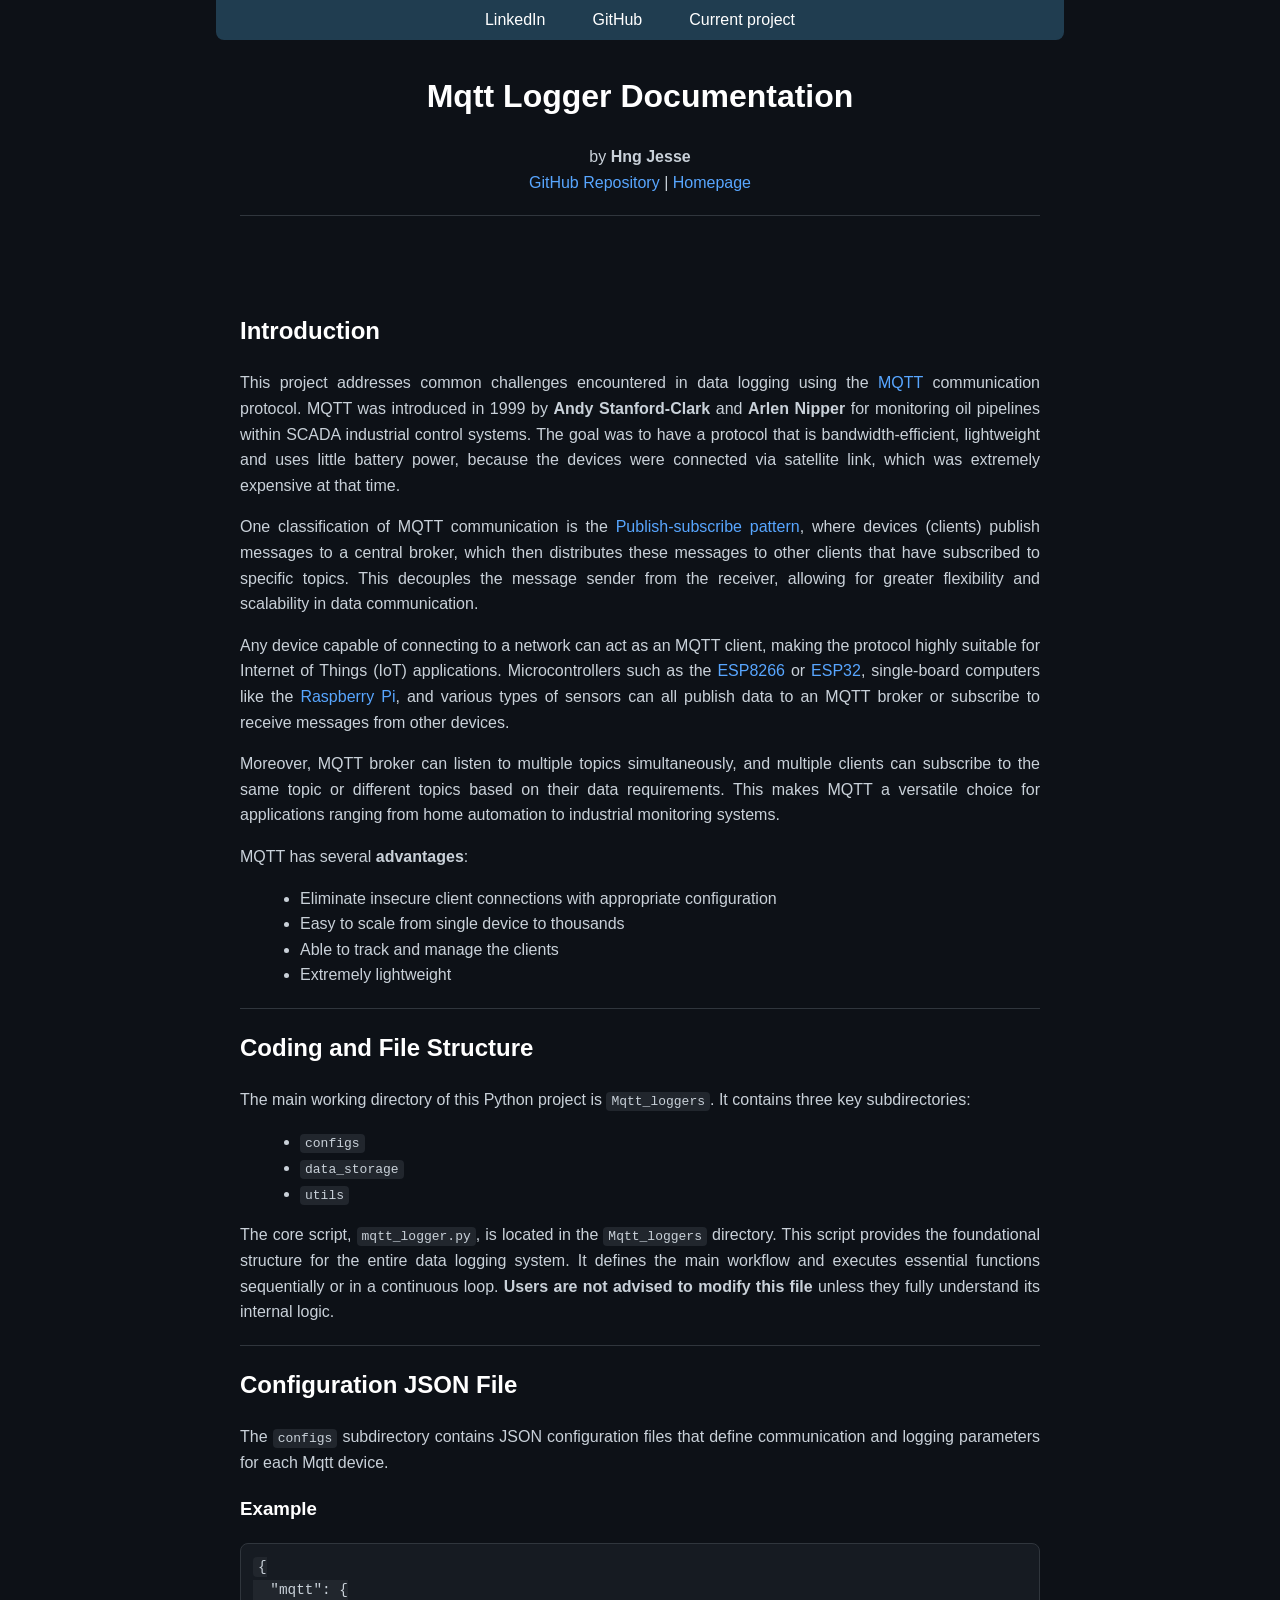
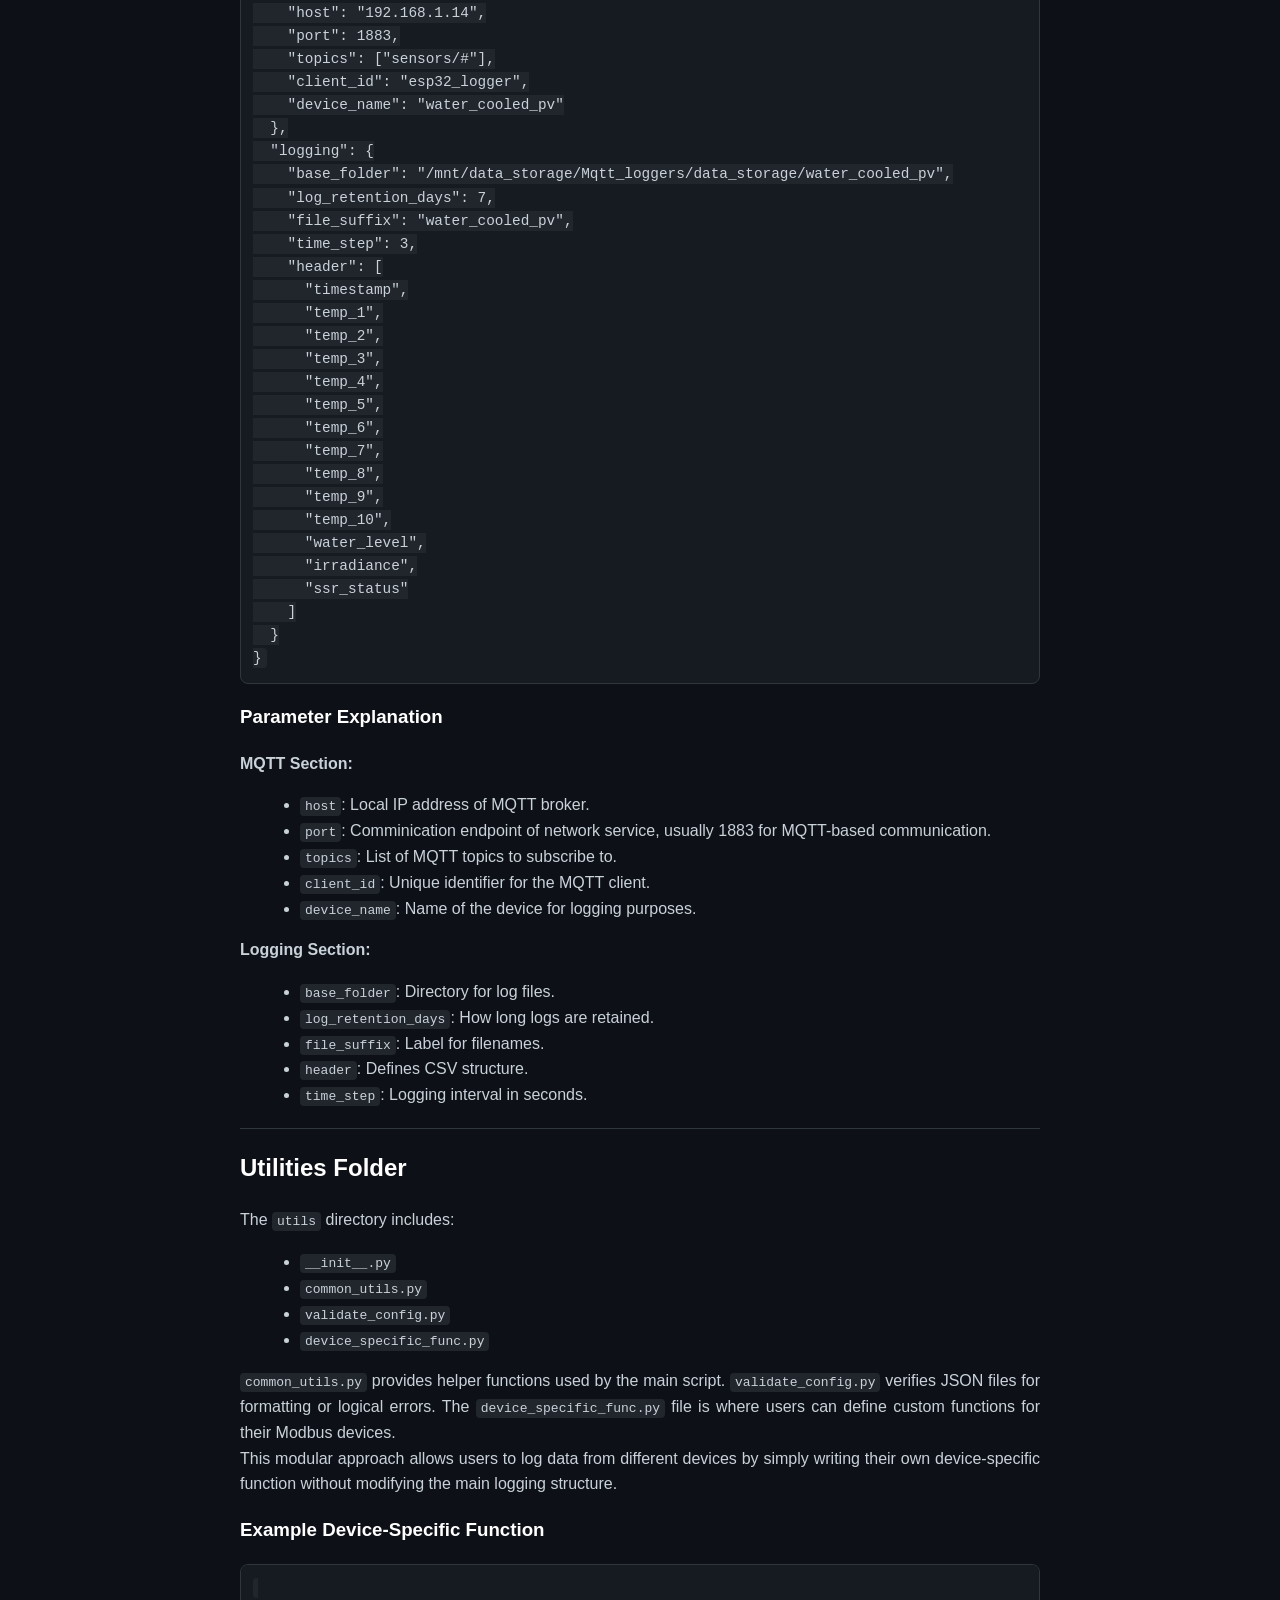
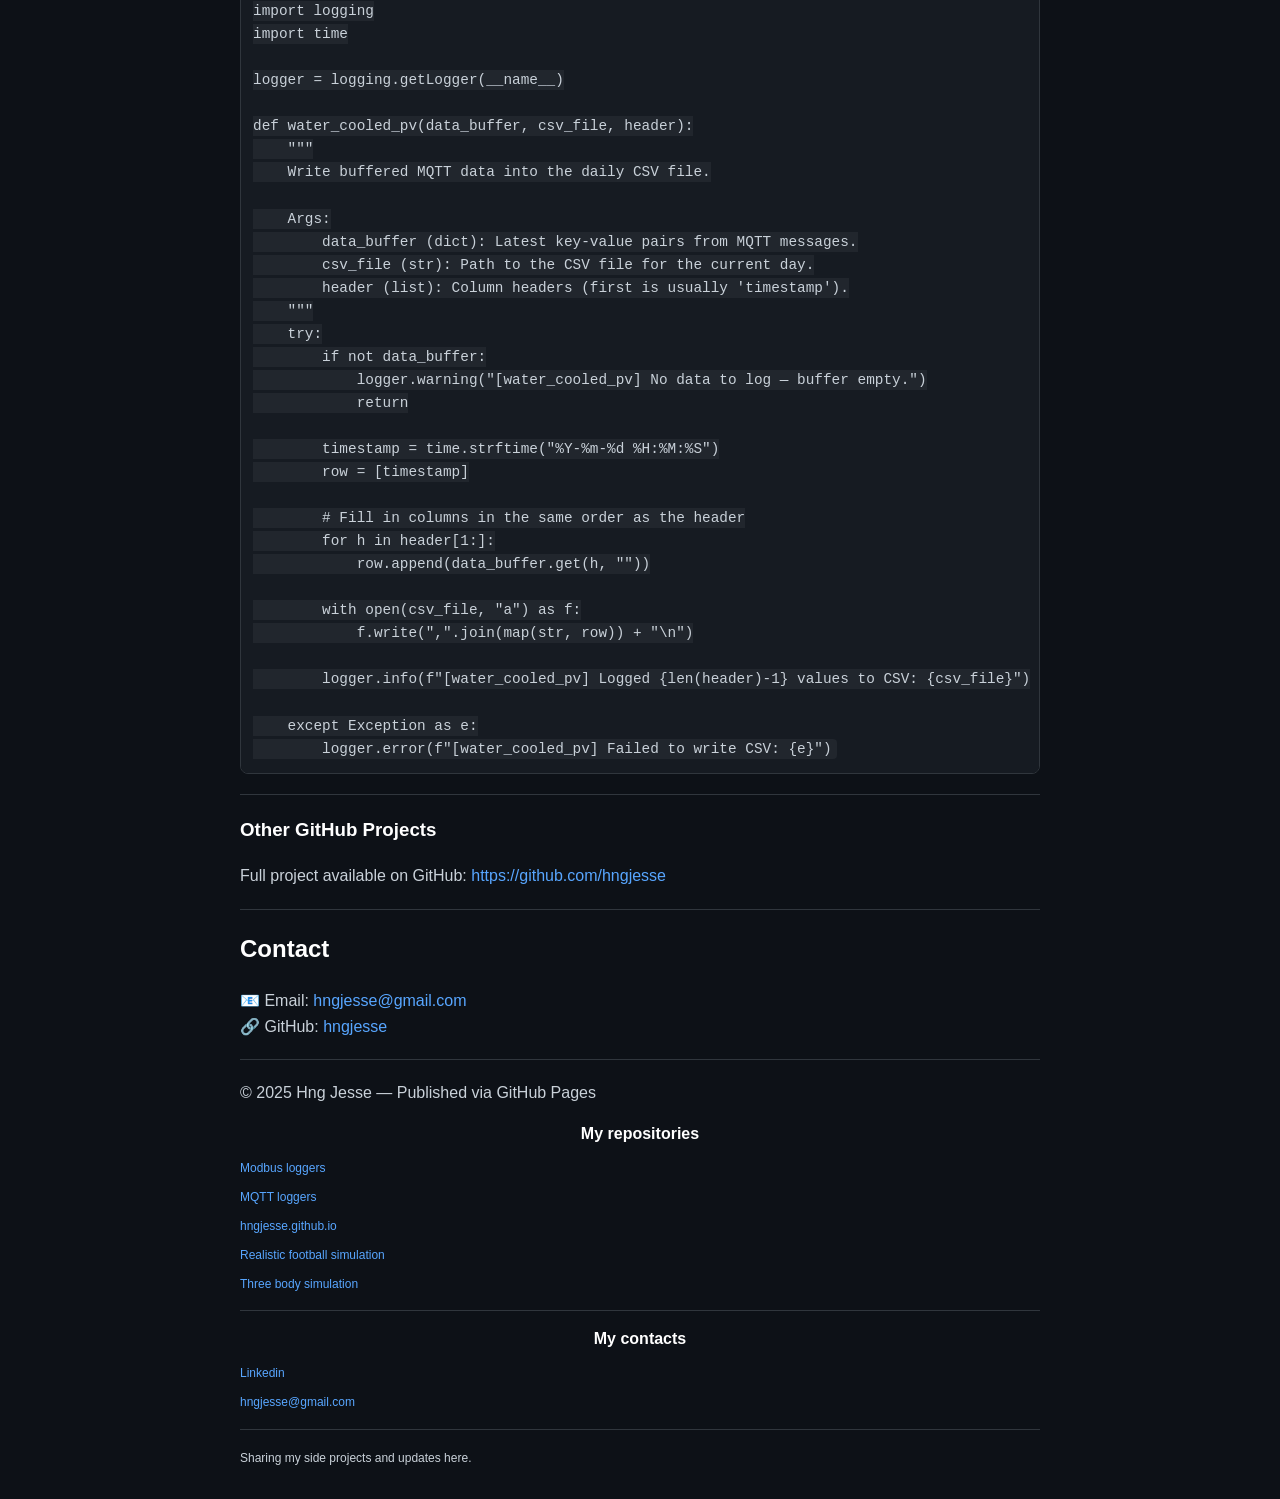
<file: Mqtt_loggers/index.html>
<!DOCTYPE html>
<html lang="en">
<head>
    <meta charset="UTF-8">
    <meta name="viewport" content="width=device-width, initial-scale=1.0">
    <title>Mqtt Logger Documentation | Hng Jesse</title>
    <!-- Add style -->
    <link rel="stylesheet" href="/styles/base.css">
    <link rel="stylesheet" href="/styles/sidebar.css">
    <link rel="stylesheet" href="/styles/midbar.css">
    <link rel="stylesheet" href="/styles/rightpanel.css">
    <!-- Add favicon -->
    <link rel="icon" href="/favicon.png" type="image/png">
</head>

<body>

  <header>
    <h1>Mqtt Logger Documentation</h1>
    <nav>by <strong>Hng Jesse</strong></nav>
    <nav>
      <a href="https://github.com/hngjesse/Mqtt_loggers" target="_blank">GitHub Repository</a> |
      <a href="/" target="_blank">Homepage</a>
    </nav>
    <hr>
  </header>

  <main>
    <section>
      <h2>Introduction</h2>
      <p>
        This project addresses common challenges encountered in data logging using the 
        <a href="https://en.wikipedia.org/wiki/MQTT" target="_blank">MQTT</a> communication protocol.
        MQTT was introduced in 1999 by <strong>Andy Stanford-Clark</strong> and <strong>Arlen Nipper</strong> 
        for monitoring oil pipelines within SCADA industrial control systems. The goal was to have a protocol 
        that is bandwidth-efficient, lightweight and uses little battery power, because the devices were 
        connected via satellite link, which was extremely expensive at that time.
      </p>
      <p>
        One classification of MQTT communication is the 
        <a href="https://en.wikipedia.org/wiki/Publish%E2%80%93subscribe_pattern" target="_blank">Publish-subscribe pattern</a>, 
        where devices (clients) publish messages to a central broker, which then distributes these messages to other clients 
        that have subscribed to specific topics. This decouples the message sender from the receiver, allowing for 
        greater flexibility and scalability in data communication.
      </p>
      <p>
        Any device capable of connecting to a network can act as an MQTT client, making the protocol highly suitable
        for Internet of Things (IoT) applications. Microcontrollers such as the 
        <a href="https://en.wikipedia.org/wiki/ESP8266" target="_blank">ESP8266</a> 
        or <a href="https://en.wikipedia.org/wiki/ESP32" target="_blank">ESP32</a>, single-board computers like the 
        <a href="https://en.wikipedia.org/wiki/Raspberry_Pi" target="_blank">Raspberry Pi</a>, and various types of sensors 
        can all publish data to an MQTT broker or subscribe to receive messages from other devices.
      </p>
      <p>
        Moreover, MQTT broker can listen to multiple topics simultaneously, and multiple clients can subscribe to the 
        same topic or different topics based on their data requirements. This makes MQTT a versatile choice for applications
        ranging from home automation to industrial monitoring systems.
      </p>
      <p>
        MQTT has several <strong>advantages</strong>:
      </p>
      <ul>
        <li>Eliminate insecure client connections with appropriate configuration</li>
        <li>Easy to scale from single device to thousands</li>
        <li>Able to track and manage the clients</li>
        <li>Extremely lightweight</strong></li>
      </ul>
    </section>

    <hr>

    <section>
      <h2>Coding and File Structure</h2>
      <p>
        The main working directory of this Python project is <code>Mqtt_loggers</code>. It contains three key subdirectories:
      </p>
      <ul>
        <li><code>configs</code></li>
        <li><code>data_storage</code></li>
        <li><code>utils</code></li>
      </ul>
      <p>
        The core script, <code>mqtt_logger.py</code>, is located in the <code>Mqtt_loggers</code> directory. 
        This script provides the foundational structure for the entire data logging system. It defines the main 
        workflow and executes essential functions sequentially or in a continuous loop. 
        <strong>Users are not advised to modify this file</strong> unless they fully understand its internal logic.
      </p>
    </section>

    <hr>

    <section>
      <h2>Configuration JSON File</h2>
      <p>
        The <code>configs</code> subdirectory contains JSON configuration files that define communication 
        and logging parameters for each Mqtt device.
      </p>

      <h3>Example</h3>
      <pre><code>{
  "mqtt": {
    "host": "192.168.1.14",
    "port": 1883,
    "topics": ["sensors/#"],
    "client_id": "esp32_logger",
    "device_name": "water_cooled_pv"
  },
  "logging": {
    "base_folder": "/mnt/data_storage/Mqtt_loggers/data_storage/water_cooled_pv",
    "log_retention_days": 7,
    "file_suffix": "water_cooled_pv",
    "time_step": 3,
    "header": [
      "timestamp",
      "temp_1",
      "temp_2",
      "temp_3",
      "temp_4",
      "temp_5",
      "temp_6",
      "temp_7",
      "temp_8",
      "temp_9",
      "temp_10",
      "water_level",
      "irradiance",
      "ssr_status"
    ]
  }
}</code></pre>

      <h3>Parameter Explanation</h3>
      <p><strong>MQTT Section:</strong></p>
      <ul>
        <li><code>host</code>: Local IP address of MQTT broker.</li>
        <li><code>port</code>: Comminication endpoint of network service, usually 1883 for MQTT-based communication.</li>
        <li><code>topics</code>: List of MQTT topics to subscribe to.</li>
        <li><code>client_id</code>: Unique identifier for the MQTT client.</li>
        <li><code>device_name</code>: Name of the device for logging purposes.</li>
      </ul>
      
      <p><strong>Logging Section:</strong></p>
      <ul>
        <li><code>base_folder</code>: Directory for log files.</li>
        <li><code>log_retention_days</code>: How long logs are retained.</li>
        <li><code>file_suffix</code>: Label for filenames.</li>
        <li><code>header</code>: Defines CSV structure.</li>
        <li><code>time_step</code>: Logging interval in seconds.</li>
      </ul>
    </section>

    <hr>

    <section>
      <h2>Utilities Folder</h2>
      <p>
        The <code>utils</code> directory includes:
      </p>
      <ul>
        <li><code>__init__.py</code></li>
        <li><code>common_utils.py</code></li>
        <li><code>validate_config.py</code></li>
        <li><code>device_specific_func.py</code></li>
      </ul>
      <p>
        <code>common_utils.py</code> provides helper functions used by the main script.
        <code>validate_config.py</code> verifies JSON files for formatting or logical errors.
        The <code>device_specific_func.py</code> file is where users can define custom functions for their Modbus devices.<br>
        This modular approach allows users to log data from different devices by simply writing their own device-specific function 
        without modifying the main logging structure.
      </p>

      <h3>Example Device-Specific Function</h3>
      <pre><code class="language-python">
import logging
import time

logger = logging.getLogger(__name__)

def water_cooled_pv(data_buffer, csv_file, header):
    """
    Write buffered MQTT data into the daily CSV file.

    Args:
        data_buffer (dict): Latest key-value pairs from MQTT messages.
        csv_file (str): Path to the CSV file for the current day.
        header (list): Column headers (first is usually 'timestamp').
    """
    try:
        if not data_buffer:
            logger.warning("[water_cooled_pv] No data to log — buffer empty.")
            return

        timestamp = time.strftime("%Y-%m-%d %H:%M:%S")
        row = [timestamp]

        # Fill in columns in the same order as the header
        for h in header[1:]:
            row.append(data_buffer.get(h, ""))

        with open(csv_file, "a") as f:
            f.write(",".join(map(str, row)) + "\n")

        logger.info(f"[water_cooled_pv] Logged {len(header)-1} values to CSV: {csv_file}")

    except Exception as e:
        logger.error(f"[water_cooled_pv] Failed to write CSV: {e}")
</code></pre>
    <hr>
    </section>
        <article>
            <h3>Other GitHub Projects</h3>
            <p>
                Full project available on GitHub: 
                <a href="https://github.com/hngjesse" target="_blank">
                    https://github.com/hngjesse
                </a>
            </p>
        </article>
    </section>
    <hr>
    <section id="contact">
        <h2>Contact</h2>
        <p>
            📧 Email: <a href="mailto:hngjesse@gmail.com">hngjesse@gmail.com</a><br>
            🔗 GitHub: <a href="https://github.com/hngjesse" target="_blank">hngjesse</a>
        </p>
    </section>
  </main>

  <footer>
    <hr>
    <p>© 2025 Hng Jesse — Published via GitHub Pages</p>
  </footer>

    <!-- Add sidebar -->
    <div id="sidebar"></div>

    <script>
    fetch('/Navigations/sidebar.html')
      .then(response => response.text())
      .then(data => {
        const container = document.getElementById('sidebar');
        container.innerHTML = data;

        // load and run the sidebar script after injection
        const s = document.createElement('script');
        s.src = '/Navigations/sidebar.js'; // path to sidebar JS
        s.onload = () => {
          if (typeof highlightSidebar === 'function') highlightSidebar();
          if (typeof initSidebarDropdowns === 'function') initSidebarDropdowns();
        };
        document.body.appendChild(s);
      })
      .catch(err => console.error('Failed to load sidebar:', err));
    </script>


    <!-- Add midbar -->
    <div id="midbar"></div>
    <script>
    fetch('/Navigations/midbar.html')
        .then(response => response.text())
        .then(data => {
        document.getElementById('midbar').innerHTML = data;
        });
    </script>

    <!-- Add rightpanel -->
    <div id="rightpanel"></div>
    <script>
    fetch('/Navigations/rightpanel.html')
        .then(response => response.text())
        .then(data => {
        document.getElementById('rightpanel').innerHTML = data;
        });
    </script>
</body>
</html>
</file>
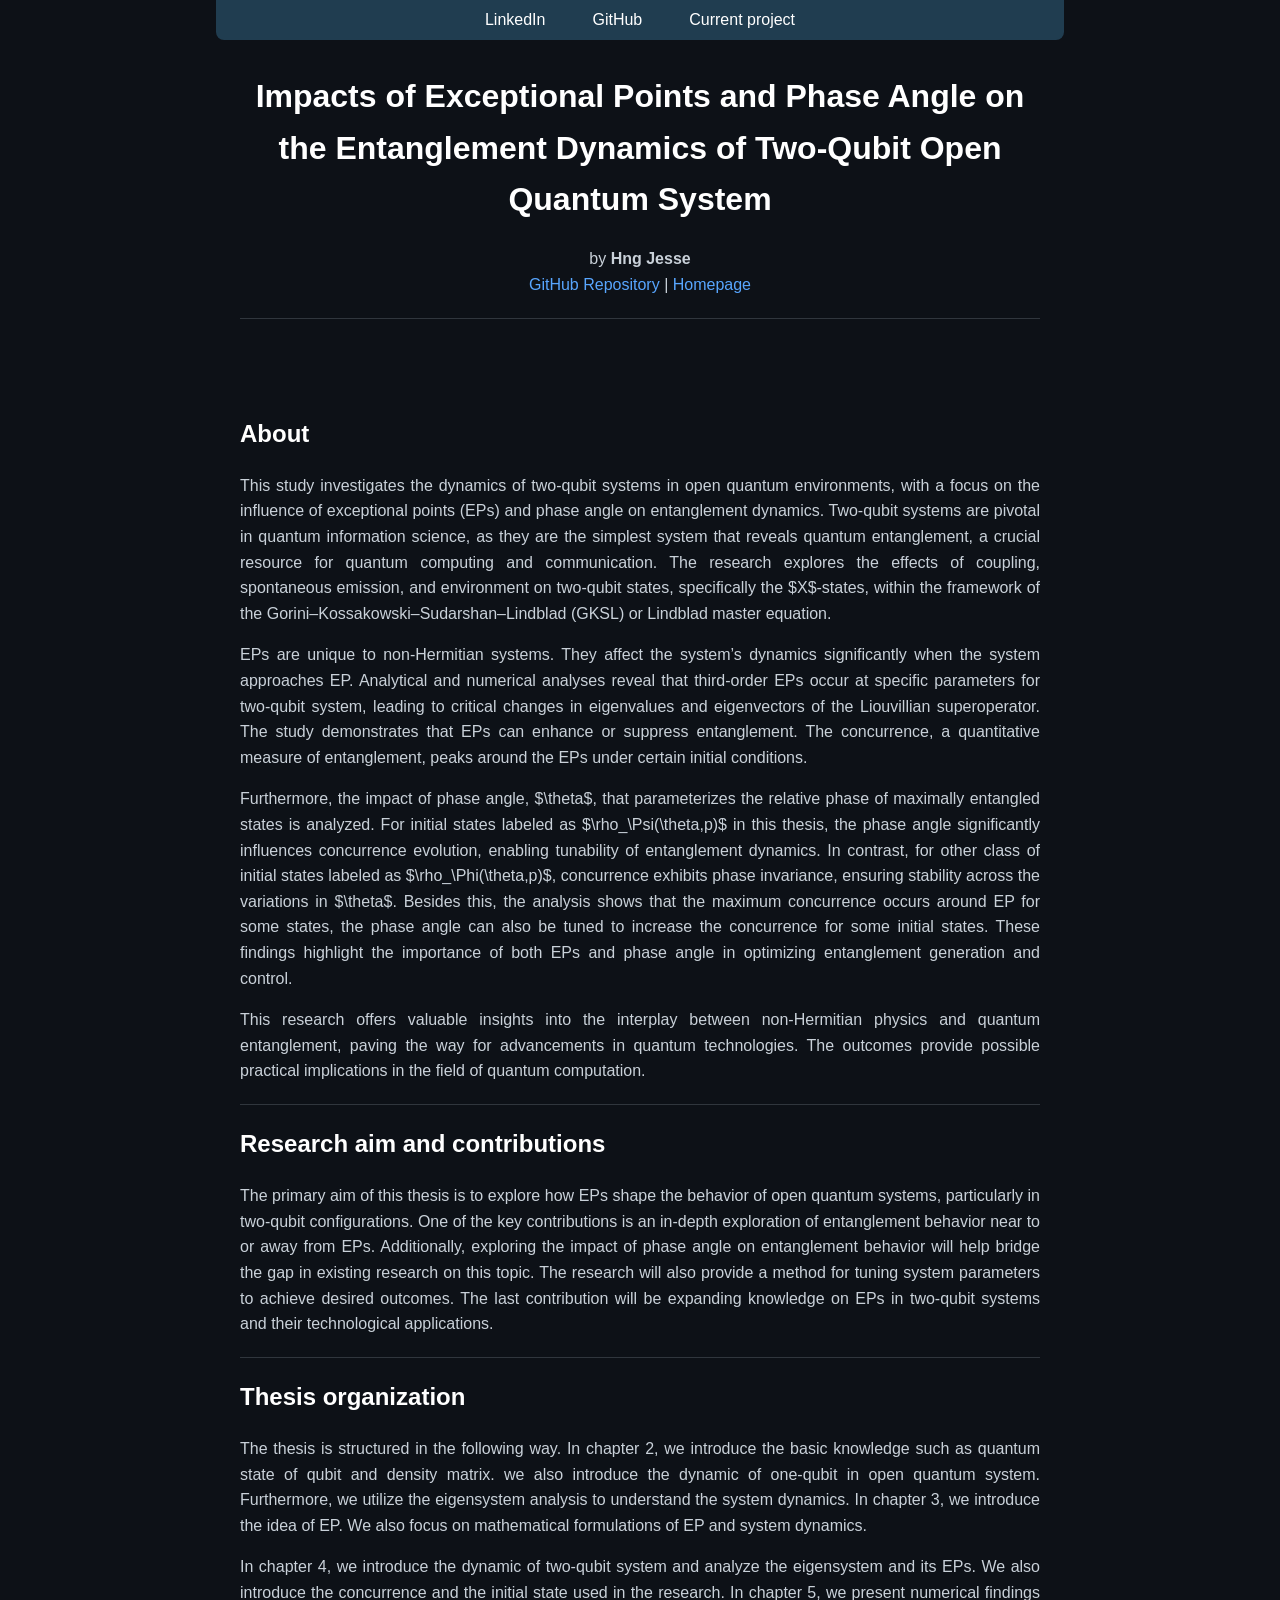
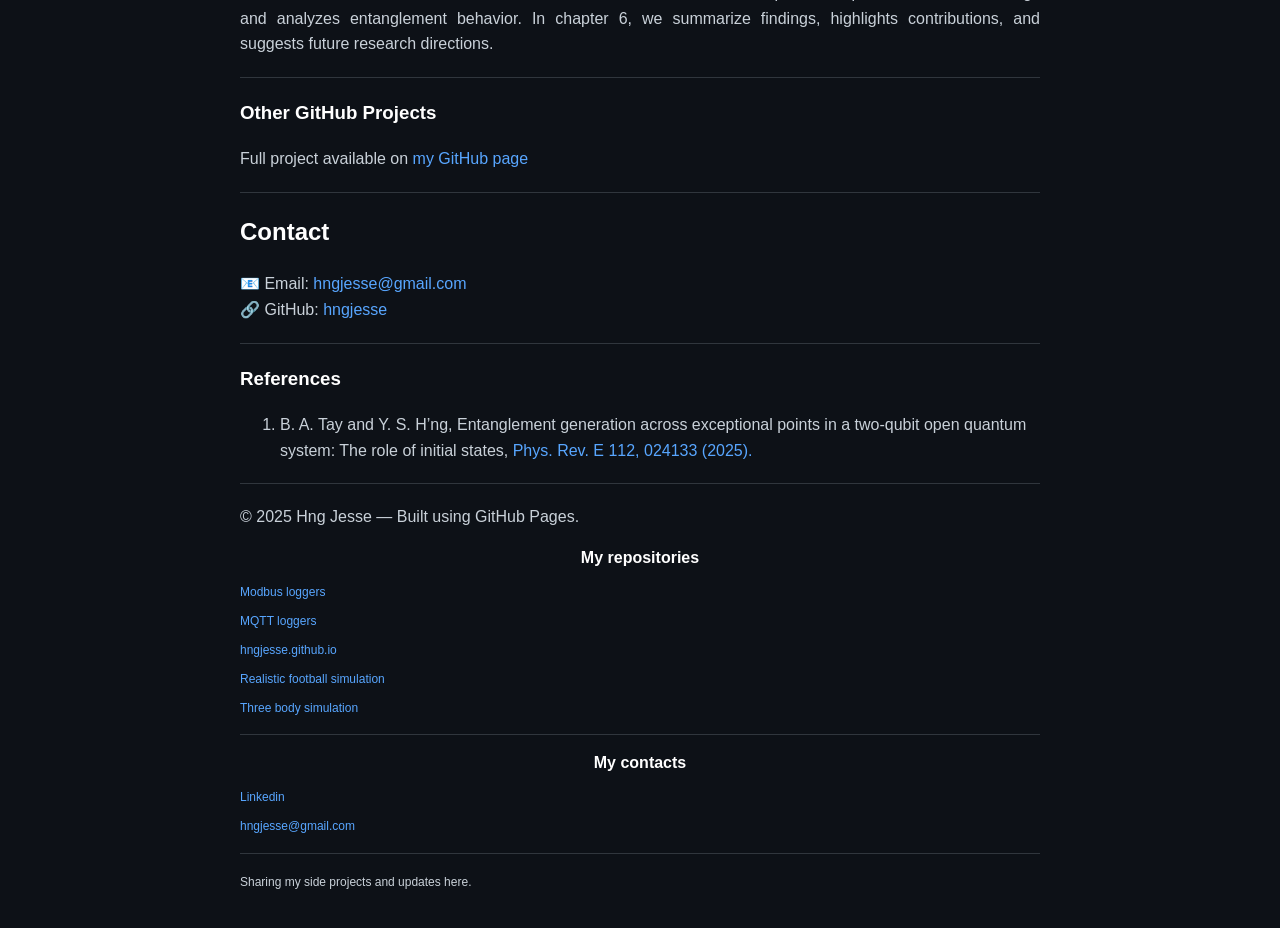
<file: My_MPhil_thesis/index.html>
<!DOCTYPE html>
<html lang="en">
<head>
    <meta charset="UTF-8">
    <meta name="viewport" content="width=device-width, initial-scale=1.0">
    <title>My thesis</title>
    <!-- Add style -->
    <link rel="stylesheet" href="/styles/base.css">
    <link rel="stylesheet" href="/styles/sidebar.css">
    <link rel="stylesheet" href="/styles/midbar.css">
    <link rel="stylesheet" href="/styles/rightpanel.css">
    <!-- Add favicon -->
    <link rel="icon" href="/favicon.png" type="image/png">
</head>

<body>
    <header style="text-align: center;">
        <h1>Impacts of Exceptional Points and Phase Angle on the Entanglement Dynamics of Two-Qubit Open Quantum System</h1>
        <nav>by <strong>Hng Jesse</strong></nav>
        <nav>
            <a href="https://github.com/hngjesse/My_MPhil_thesis" target="_blank">GitHub Repository</a> |
            <a href="/" target="_blank">Homepage</a>
        </nav>
        <hr>
    </header>
    <main>
        <section id="about">
        <h2>About</h2>
        <p>
            This study investigates the dynamics of two-qubit systems in open quantum environments, with a focus on the influence of exceptional points (EPs) and phase angle on entanglement dynamics. Two-qubit systems are pivotal in quantum information science, as they are the simplest system that reveals quantum entanglement, a crucial resource for quantum computing and communication. The research explores the effects of coupling, spontaneous emission, and environment on two-qubit states, specifically the $X$-states, within the framework of the Gorini–Kossakowski–Sudarshan–Lindblad (GKSL) or Lindblad master equation.
        </p>

        <p>
            EPs are unique to non-Hermitian systems. They affect the system’s dynamics significantly when the system approaches EP. Analytical and numerical analyses reveal that third-order EPs occur at specific parameters for two-qubit system, leading to critical changes in eigenvalues and eigenvectors of the Liouvillian superoperator. The study demonstrates that EPs can enhance or suppress entanglement. The concurrence, a quantitative measure of entanglement, peaks around the EPs under certain initial conditions.
        </p>

        <p>
            Furthermore, the impact of phase angle, $\theta$, that parameterizes the relative phase of maximally entangled states is analyzed. For initial states labeled as $\rho_\Psi(\theta,p)$ in this thesis, the phase angle significantly influences concurrence evolution, enabling tunability of entanglement dynamics. In contrast, for other class of initial states labeled as $\rho_\Phi(\theta,p)$, concurrence exhibits phase invariance, ensuring stability across the variations in $\theta$. Besides this, the analysis shows that the maximum concurrence occurs around EP for some states, the phase angle can also be tuned to increase the concurrence for some initial states. These findings highlight the importance of both EPs and phase angle in optimizing entanglement generation and control.
        </p>
        <p>
            This research offers valuable insights into the interplay between non-Hermitian physics and quantum entanglement, paving the way for advancements in quantum technologies. The outcomes provide possible practical implications in the field of quantum computation.
        </p>
        </section>
        <hr>

        <section id="research aim and contributions">
        <h2>Research aim and contributions</h2>
        <p>
            The primary aim of this thesis is to explore how EPs shape the behavior of open quantum systems, particularly in two-qubit configurations. One of the key contributions is an in-depth exploration of entanglement behavior near to or away from EPs. Additionally, exploring the impact of phase angle on entanglement behavior will help bridge the gap in existing research on this topic. The research will also provide a method for tuning system parameters to achieve desired outcomes. The last contribution will be expanding knowledge on EPs in two-qubit systems and their technological applications.
        </p>
        </section>
        <hr>
        <section id="thesis organization">
        <h2>Thesis organization</h2>
        <p>
            The thesis is structured in the following way. In chapter 2, we introduce the basic knowledge such as quantum state of qubit and density matrix. we also introduce the dynamic of one-qubit in open quantum system. Furthermore, we utilize the eigensystem analysis to understand the system dynamics. In chapter 3, we introduce the idea of EP. We also focus on mathematical formulations of EP and system dynamics. 
        </p>
        <p>
            In chapter 4, we introduce the dynamic of two-qubit system and analyze the eigensystem and its EPs. We also introduce the concurrence and the initial state used in the research. In chapter 5, we present numerical findings and analyzes entanglement behavior. In chapter 6, we summarize findings, highlights contributions, and suggests future research directions.
        </p>
        </section>

        <hr>
        <article>
            <h3>Other GitHub Projects</h3>
            <p>
                Full project available on
                <a href="https://github.com/hngjesse" target="_blank">
                    my GitHub page
                </a>
            </p>
        </article>
        </section>
        <hr>
        <section id="contact">
            <h2>Contact</h2>
            <p>
                📧 Email: <a href="mailto:hngjesse@gmail.com">hngjesse@gmail.com</a><br>
                🔗 GitHub: <a href="https://github.com/hngjesse" target="_blank">hngjesse</a>
            </p>
        </section>
    </main>
    <hr>
    <h3>References</h3>
    <ol>
        <li id="ref1">
             B. A. Tay and Y. S. H’ng, Entanglement generation across exceptional points in a two-qubit 
             open quantum system: The role of initial states, 
            <a href="https://doi.org/10.1103/24cd-939t" target="_blank">Phys. Rev. E 112, 024133 (2025).</a>
        </li>
    </ol>



    <footer>
        <hr>
        <p>© 2025 Hng Jesse — Built using GitHub Pages.</p>
    </footer>

    <!-- Add sidebar -->
    <div id="sidebar"></div>

    <script>
    fetch('/Navigations/sidebar.html')
        .then(response => response.text())
        .then(data => {
        const container = document.getElementById('sidebar');
        container.innerHTML = data;

        // load and run the sidebar script after injection
        const s = document.createElement('script');
        s.src = '/Navigations/sidebar.js'; // path to sidebar JS
        s.onload = () => {
            if (typeof highlightSidebar === 'function') highlightSidebar();
            if (typeof initSidebarDropdowns === 'function') initSidebarDropdowns();
        };
        document.body.appendChild(s);
        })
        .catch(err => console.error('Failed to load sidebar:', err));
    </script>

    <!-- Add midbar -->
    <div id="midbar"></div>
    <script>
    fetch('/Navigations/midbar.html')
        .then(response => response.text())
        .then(data => {
        document.getElementById('midbar').innerHTML = data;
        });
    </script>

    <!-- Add rightpanel -->
    <div id="rightpanel"></div>
    <script>
    fetch('/Navigations/rightpanel.html')
        .then(response => response.text())
        .then(data => {
        document.getElementById('rightpanel').innerHTML = data;
        });
    </script>


</body>
</html>
</file>
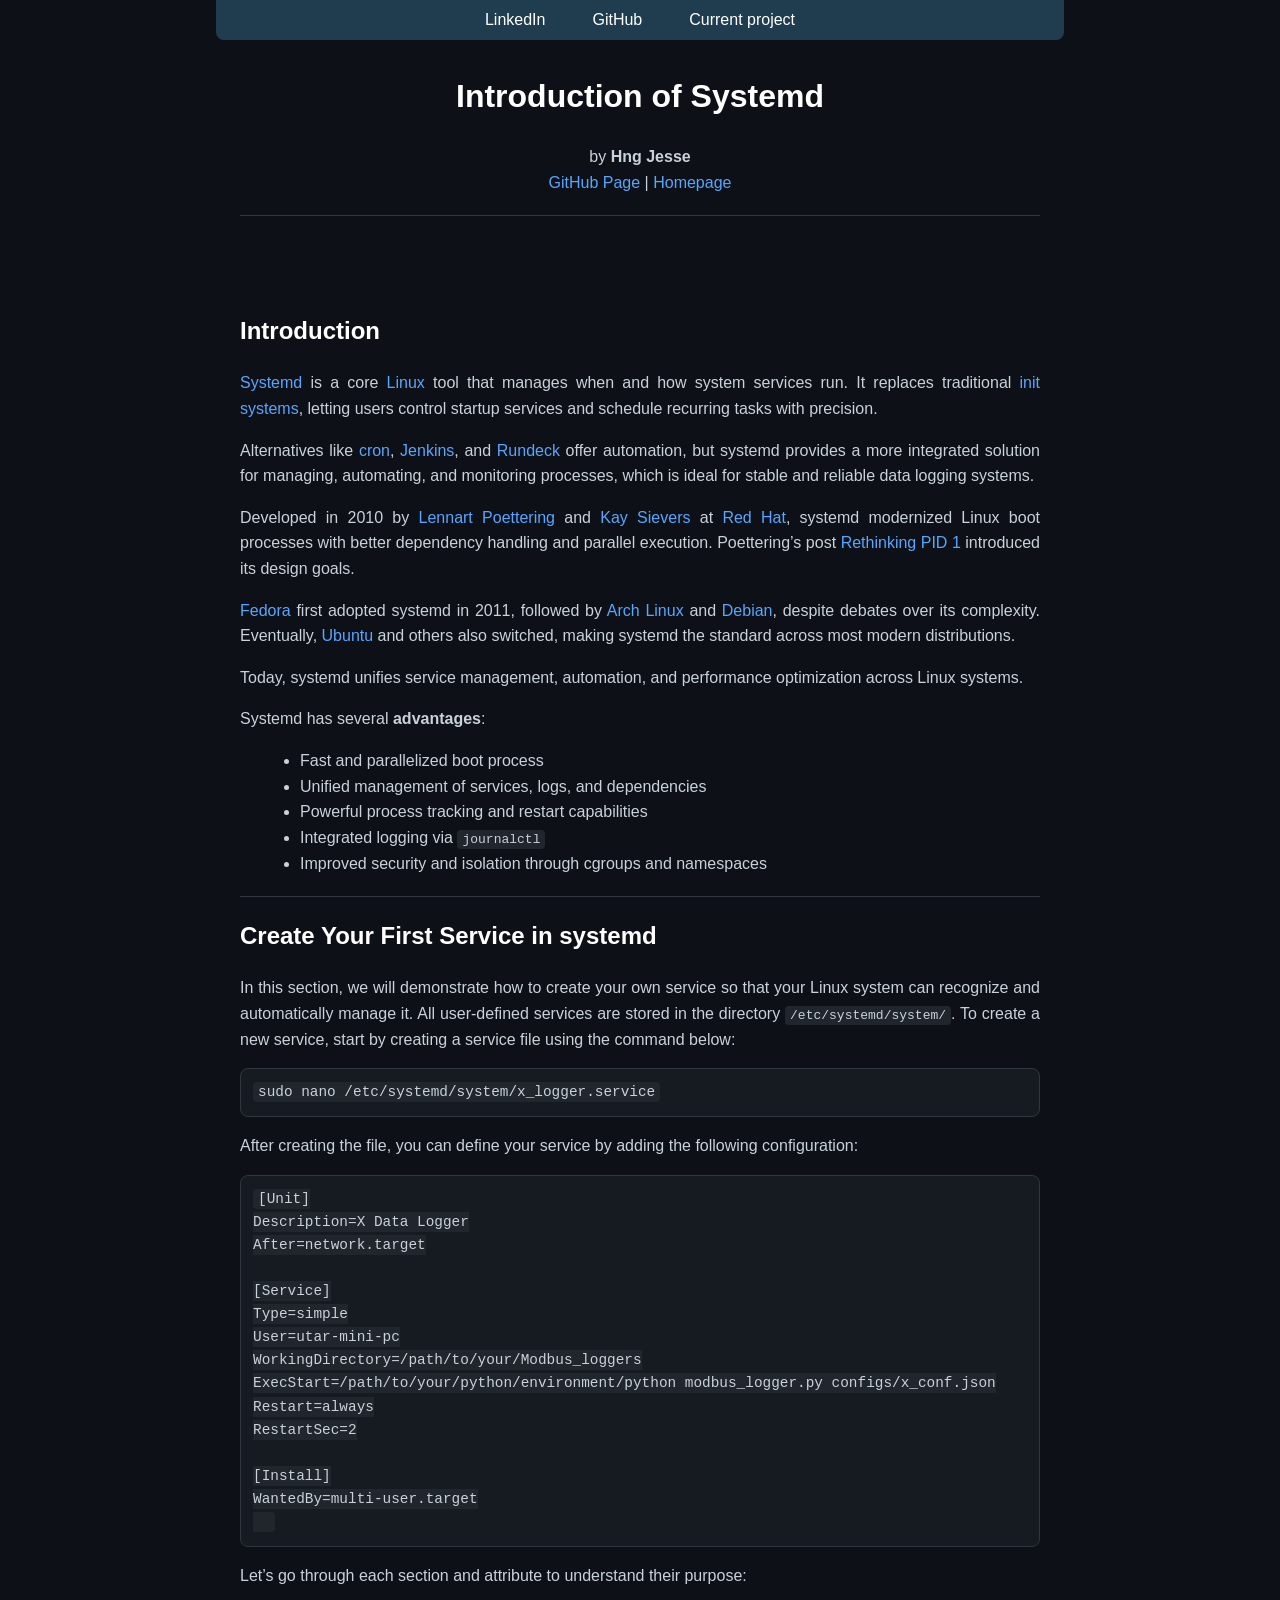
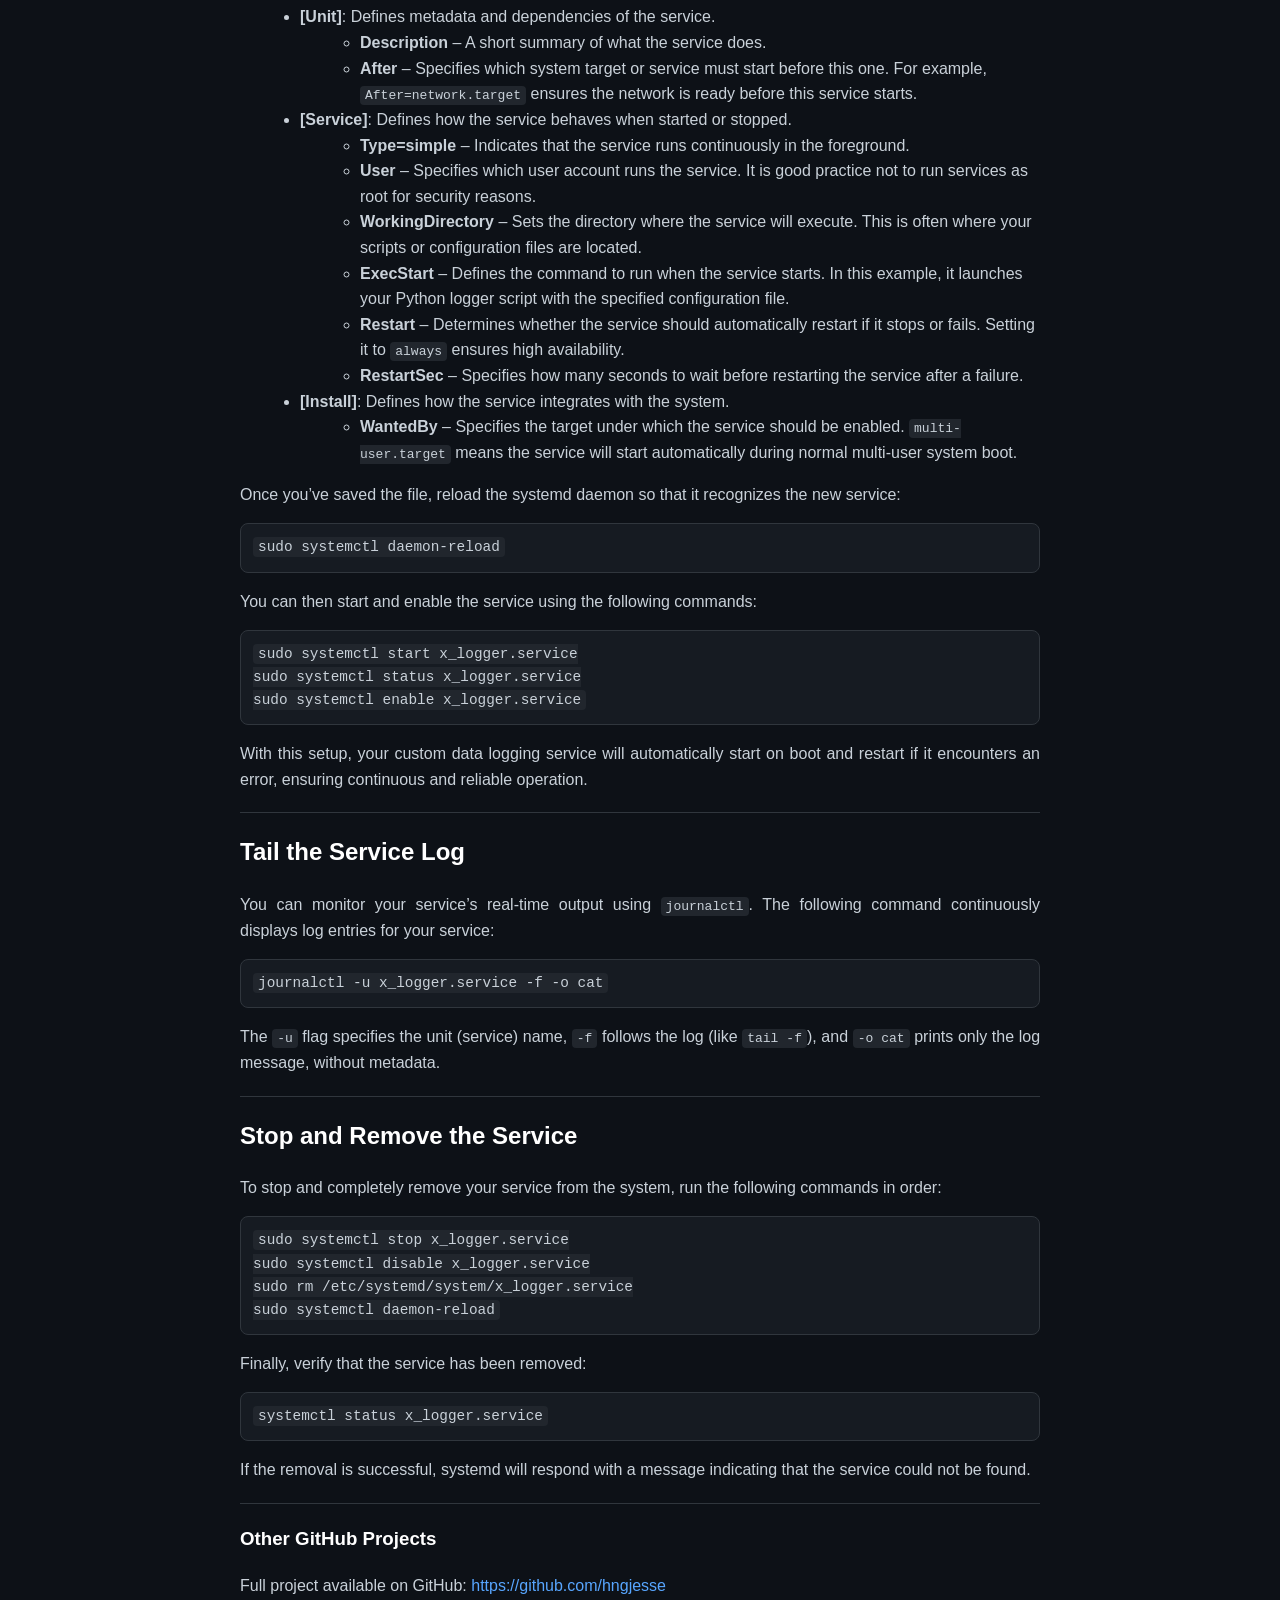
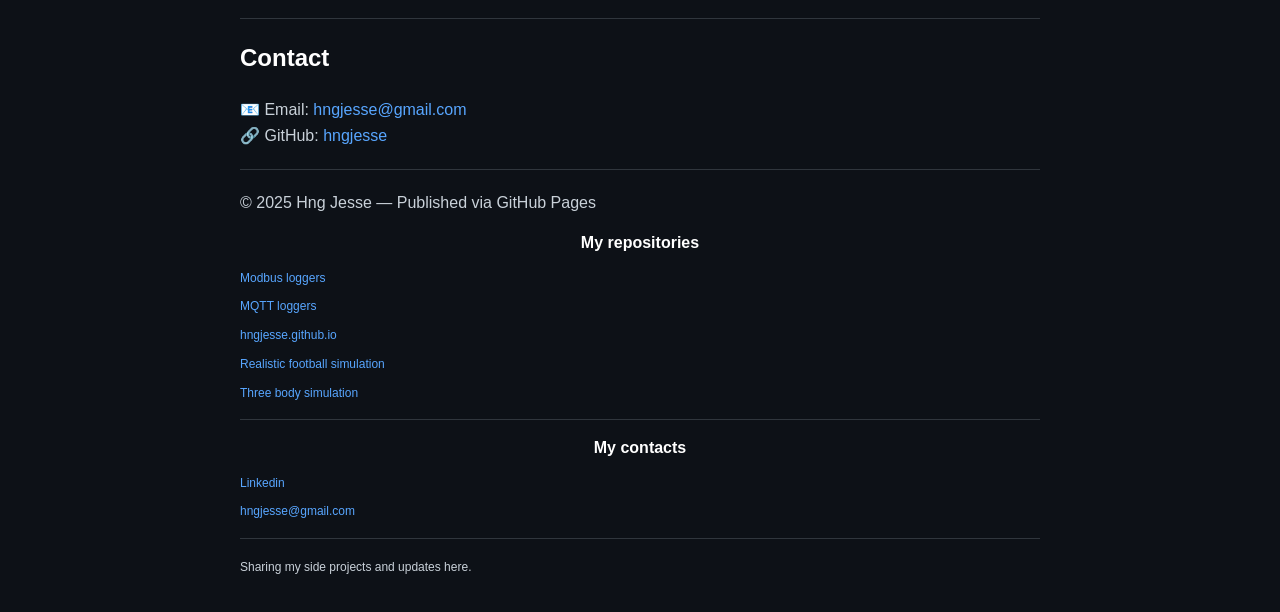
<file: Systemd/index.html>
<!DOCTYPE html>
<html lang="en">
<head>
    <meta charset="UTF-8">
    <meta name="viewport" content="width=device-width, initial-scale=1.0">
    <title>Systemd Documentation | Hng Jesse</title>
    <!-- Add style -->
    <link rel="stylesheet" href="/styles/base.css">
    <link rel="stylesheet" href="/styles/sidebar.css">
    <link rel="stylesheet" href="/styles/midbar.css">
    <link rel="stylesheet" href="/styles/rightpanel.css">
    <!-- Add favicon -->
    <link rel="icon" href="/favicon.png" type="image/png">
</head>

<body>

  <header>
    <h1>Introduction of Systemd</h1>
    <nav>by <strong>Hng Jesse</strong></nav>
    <nav>
      <a href="https://github.com/hngjesse" target="_blank">GitHub Page</a> |
      <a href="/" target="_blank">Homepage</a>
    </nav>
    <hr>
  </header>

  <main>
    <section>
  <h2>Introduction</h2>
<p>
  <a href="https://en.wikipedia.org/wiki/Systemd" target="_blank">Systemd</a> is a core
  <a href="https://en.wikipedia.org/wiki/Linux" target="_blank">Linux</a> tool that manages
  when and how system services run. It replaces traditional
  <a href="https://en.wikipedia.org/wiki/init" target="_blank">init systems</a>, letting users
  control startup services and schedule recurring tasks with precision.
</p>
<p>
  Alternatives like <a href="https://en.wikipedia.org/wiki/cron" target="_blank">cron</a>,
  <a href="https://en.wikipedia.org/wiki/Jenkins_(software)" target="_blank">Jenkins</a>, and
  <a href="https://www.rundeck.com/" target="_blank">Rundeck</a> offer automation, but systemd
  provides a more integrated solution for managing, automating, and monitoring processes, which is
  ideal for stable and reliable data logging systems.
</p>
<p>
  Developed in 2010 by <a href="https://en.wikipedia.org/wiki/Lennart_Poettering" target="_blank">Lennart Poettering</a>
  and <a href="https://en.wikipedia.org/wiki/Kay_Sievers" target="_blank">Kay Sievers</a> at
  <a href="https://en.wikipedia.org/wiki/Red_Hat" target="_blank">Red Hat</a>, systemd modernized
  Linux boot processes with better dependency handling and parallel execution. 
  Poettering’s post <a href="https://0pointer.de/blog/projects/systemd.html" target="_blank">Rethinking PID 1</a>
  introduced its design goals.
</p>
<p>
  <a href="https://en.wikipedia.org/wiki/Fedora_Linux" target="_blank">Fedora</a> first adopted systemd in 2011,
  followed by <a href="https://en.wikipedia.org/wiki/Arch_Linux" target="_blank">Arch Linux</a> and
  <a href="https://en.wikipedia.org/wiki/Debian" target="_blank">Debian</a>, despite debates over its complexity.
  Eventually, <a href="https://en.wikipedia.org/wiki/Ubuntu" target="_blank">Ubuntu</a> and others also switched,
  making systemd the standard across most modern distributions.
</p>
<p>
  Today, systemd unifies service management, automation, and performance optimization across Linux systems.
</p>


  <p>
    Systemd has several <strong>advantages</strong>:
  </p>
  <ul>
    <li>Fast and parallelized boot process</li>
    <li>Unified management of services, logs, and dependencies</li>
    <li>Powerful process tracking and restart capabilities</li>
    <li>Integrated logging via <code>journalctl</code></li>
    <li>Improved security and isolation through cgroups and namespaces</li>
  </ul>
</section>


    <hr>

    <section>
  <h2>Create Your First Service in systemd</h2>
  <p>
    In this section, we will demonstrate how to create your own service so that your Linux system can recognize
    and automatically manage it. All user-defined services are stored in the directory
    <code>/etc/systemd/system/</code>. To create a new service, start by creating a service file using the command below:
  </p>

  <pre><code>sudo nano /etc/systemd/system/x_logger.service</code></pre>

  <p>
    After creating the file, you can define your service by adding the following configuration:
  </p>

  <pre><code>[Unit]
Description=X Data Logger
After=network.target

[Service]
Type=simple
User=utar-mini-pc
WorkingDirectory=/path/to/your/Modbus_loggers
ExecStart=/path/to/your/python/environment/python modbus_logger.py configs/x_conf.json
Restart=always
RestartSec=2

[Install]
WantedBy=multi-user.target
  </code></pre>

  <p>
    Let’s go through each section and attribute to understand their purpose:
  </p>

  <ul>
    <li>
      <strong>[Unit]</strong>: Defines metadata and dependencies of the service.
      <ul>
        <li><strong>Description</strong> – A short summary of what the service does.</li>
        <li><strong>After</strong> – Specifies which system target or service must start before this one. 
        For example, <code>After=network.target</code> ensures the network is ready before this service starts.</li>
      </ul>
    </li>

    <li>
      <strong>[Service]</strong>: Defines how the service behaves when started or stopped.
      <ul>
        <li><strong>Type=simple</strong> – Indicates that the service runs continuously in the foreground.</li>
        <li><strong>User</strong> – Specifies which user account runs the service. It is good practice not to run services as root for security reasons.</li>
        <li><strong>WorkingDirectory</strong> – Sets the directory where the service will execute. 
        This is often where your scripts or configuration files are located.</li>
        <li><strong>ExecStart</strong> – Defines the command to run when the service starts. 
        In this example, it launches your Python logger script with the specified configuration file.</li>
        <li><strong>Restart</strong> – Determines whether the service should automatically restart if it stops or fails. 
        Setting it to <code>always</code> ensures high availability.</li>
        <li><strong>RestartSec</strong> – Specifies how many seconds to wait before restarting the service after a failure.</li>
      </ul>
    </li>

    <li>
      <strong>[Install]</strong>: Defines how the service integrates with the system.
      <ul>
        <li><strong>WantedBy</strong> – Specifies the target under which the service should be enabled.
        <code>multi-user.target</code> means the service will start automatically during normal multi-user system boot.</li>
      </ul>
    </li>
  </ul>

  <p>
    Once you’ve saved the file, reload the systemd daemon so that it recognizes the new service:
  </p>

  <pre><code>sudo systemctl daemon-reload</code></pre>

  <p>
    You can then start and enable the service using the following commands:
  </p>

  <pre><code>sudo systemctl start x_logger.service
sudo systemctl status x_logger.service
sudo systemctl enable x_logger.service</code></pre>

  <p>
    With this setup, your custom data logging service will automatically start on boot and restart if it encounters an error, 
    ensuring continuous and reliable operation.
  </p>

 <hr>

    <h2>Tail the Service Log</h2>
  <p>
    You can monitor your service’s real-time output using <code>journalctl</code>. 
    The following command continuously displays log entries for your service:
  </p>

  <pre><code>journalctl -u x_logger.service -f -o cat</code></pre>

  <p>
    The <code>-u</code> flag specifies the unit (service) name, <code>-f</code> follows the log (like <code>tail -f</code>), 
    and <code>-o cat</code> prints only the log message, without metadata.
  </p>

 <hr>

  <h2>Stop and Remove the Service</h2>
  <p>
    To stop and completely remove your service from the system, run the following commands in order:
  </p>

  <pre><code>sudo systemctl stop x_logger.service
sudo systemctl disable x_logger.service
sudo rm /etc/systemd/system/x_logger.service
sudo systemctl daemon-reload</code></pre>

  <p>
    Finally, verify that the service has been removed:
  </p>

  <pre><code>systemctl status x_logger.service</code></pre>

  <p>
    If the removal is successful, systemd will respond with a message indicating that the service could not be found.
  </p>
</section>

 <hr>
 
    </section>
        <article>
            <h3>Other GitHub Projects</h3>
            <p>
                Full project available on GitHub: 
                <a href="https://github.com/hngjesse" target="_blank">
                    https://github.com/hngjesse
                </a>
            </p>
        </article>
    </section>
    <hr>
    <section id="contact">
        <h2>Contact</h2>
        <p>
            📧 Email: <a href="mailto:hngjesse@gmail.com">hngjesse@gmail.com</a><br>
            🔗 GitHub: <a href="https://github.com/hngjesse" target="_blank">hngjesse</a>
        </p>
    </section>
  </main>

  <footer>
    <hr>
    <p>© 2025 Hng Jesse — Published via GitHub Pages</p>
  </footer>


  <!-- Add sidebar -->
    <div id="sidebar"></div>

    <script>
    fetch('/Navigations/sidebar.html')
        .then(response => response.text())
        .then(data => {
        const container = document.getElementById('sidebar');
        container.innerHTML = data;

        // load and run the sidebar script after injection
        const s = document.createElement('script');
        s.src = '/Navigations/sidebar.js'; // path to sidebar JS
        s.onload = () => {
            if (typeof highlightSidebar === 'function') highlightSidebar();
            if (typeof initSidebarDropdowns === 'function') initSidebarDropdowns();
        };
        document.body.appendChild(s);
        })
        .catch(err => console.error('Failed to load sidebar:', err));
    </script>


    <!-- Add midbar -->
    <div id="midbar"></div>
    <script>
    fetch('/Navigations/midbar.html')
        .then(response => response.text())
        .then(data => {
        document.getElementById('midbar').innerHTML = data;
        });
    </script>

    <!-- Add rightpanel -->
    <div id="rightpanel"></div>
    <script>
    fetch('/Navigations/rightpanel.html')
        .then(response => response.text())
        .then(data => {
        document.getElementById('rightpanel').innerHTML = data;
        });
    </script>


</body>
</html>
</file>
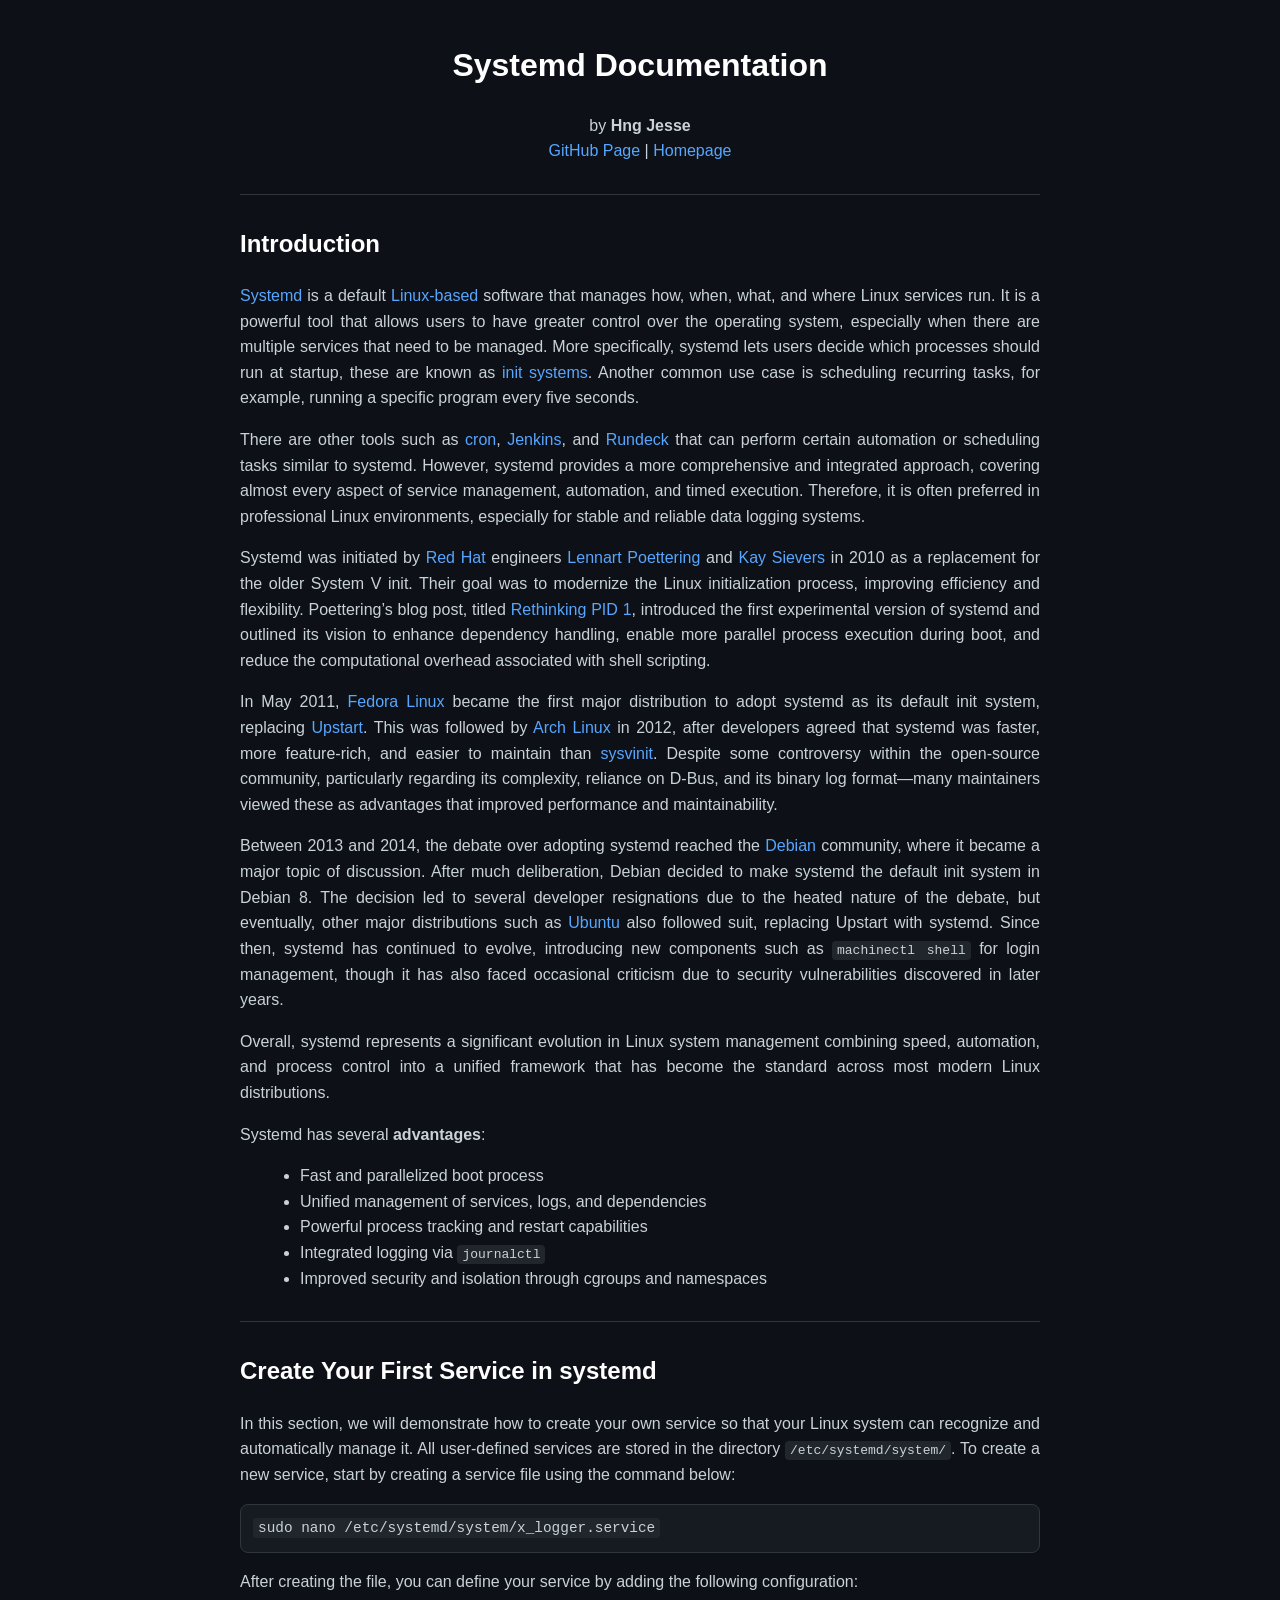
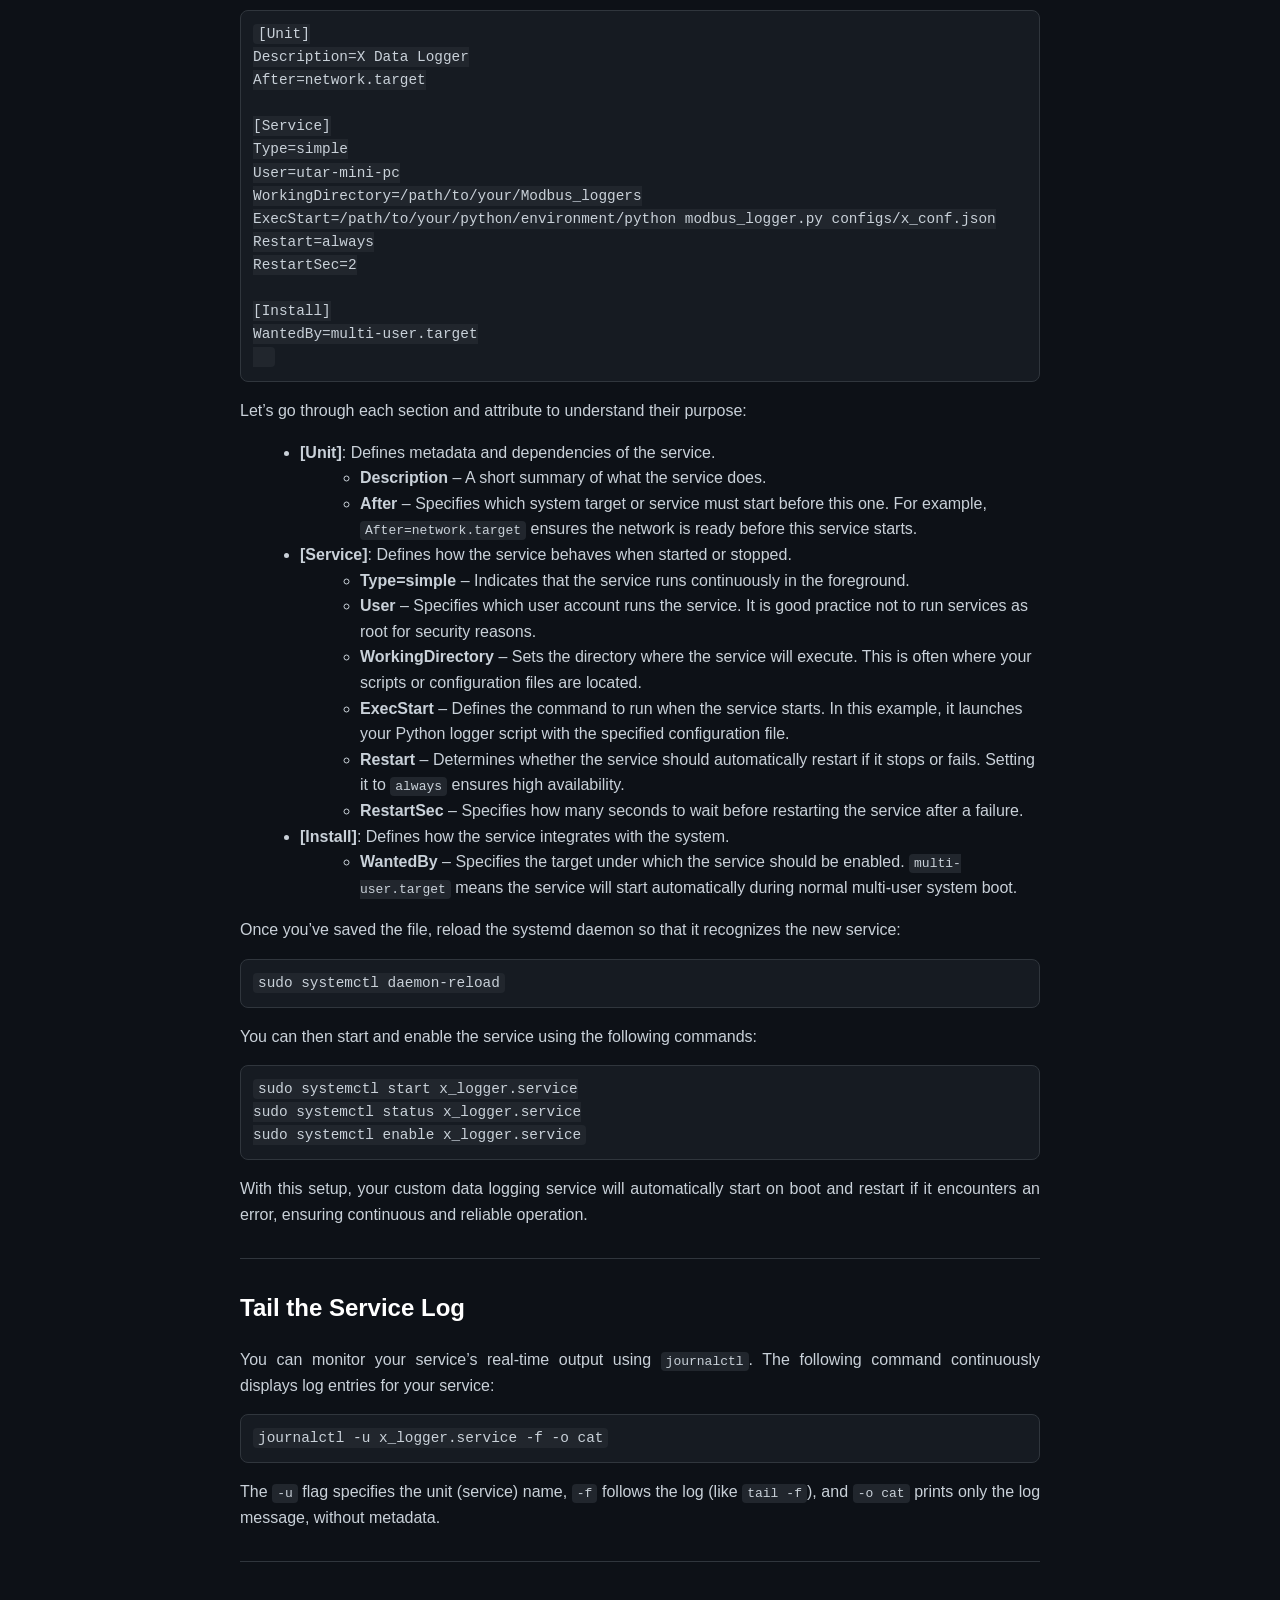
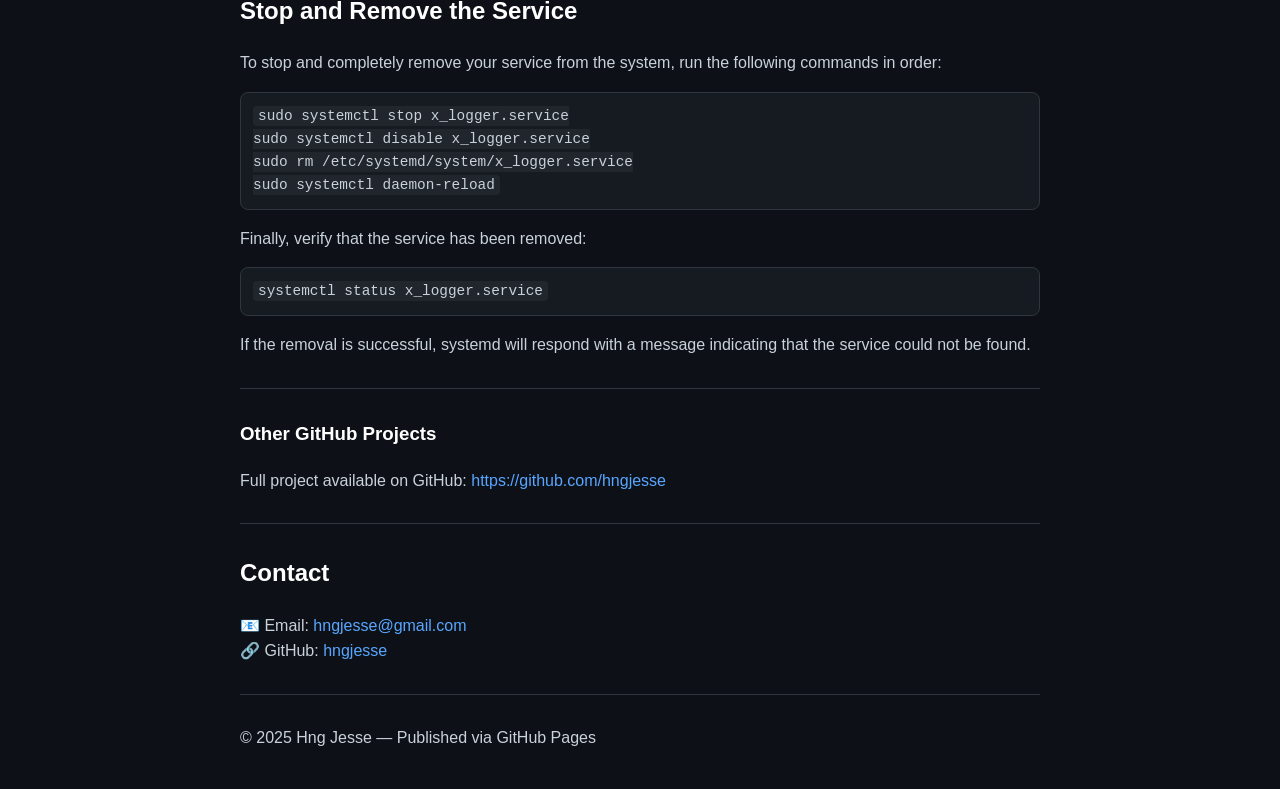
<file: systemd/index.html>
<!DOCTYPE html>
<html lang="en">
<head>
  <meta charset="UTF-8">
  <meta name="viewport" content="width=device-width, initial-scale=1.0">
  <title>Systemd Documentation | Hng Jesse</title>
  <style>
    body {
        background-color: #0d1117;  /* GitHub dark mode background */
        color: #c9d1d9;             /* GitHub text color */
        font-family: -apple-system, BlinkMacSystemFont, "Segoe UI", Roboto, Oxygen, Ubuntu, Cantarell, "Open Sans", "Helvetica Neue", sans-serif;
        max-width: 800px;
        margin: 40px auto;
        line-height: 1.6;
    }
    a {
      color: #58a6ff;
      text-decoration: none;
    }
    a:hover {
      text-decoration: underline;
    }
    h1, h2, h3 {
      color: #ffffff;
    }
    header, footer {
      text-align: center;
    }
    hr {
      border: 0;
      border-top: 1px solid #30363d;
      margin: 30px 0;
    }
    pre {
      background-color: #161b22;
      border: 1px solid #30363d;
      padding: 12px;
      border-radius: 8px;
      overflow-x: auto;
      font-size: 0.9rem;
      color: #c9d1d9;
    }
    code {
      background-color: #21262d;
      color: #c9d1d9;
      padding: 2px 5px;
      border-radius: 4px;
      font-family: monospace;
    }
    ul {
      margin-left: 20px;
    }
    p {
      text-align: justify;
    }

    @media (max-width: 768px) {
      body {
        margin: 10px;
        padding: 0 10px;
        font-size: 16px;
      }

      h1 {
        font-size: 1.6em;
      }

      h2 {
        font-size: 1.3em;
      }

      pre {
        font-size: 0.8rem;
        padding: 10px;
      }

      nav a {
        display: block;
        margin: 8px 0;
      }

      ul {
        padding-left: 20px;
      }

      p {
        text-align: left;  /* easier to read on narrow screens */
      }
    }



  </style>
</head>
<body>
  <header>
    <h1>Systemd Documentation</h1>
    <nav>by <strong>Hng Jesse</strong></nav>
    <nav>
      <a href="https://github.com/hngjesse" target="_blank">GitHub Page</a> |
      <a href="https://hngjesse.github.io/" target="_blank">Homepage</a>
    </nav>
    <hr>
  </header>

  <main>
    <section>
  <h2>Introduction</h2>
  <p>
    <a href="https://en.wikipedia.org/wiki/Systemd" target="_blank">Systemd</a>
    is a default <a href="https://en.wikipedia.org/wiki/Linux" target="_blank">Linux-based</a>
    software that manages how, when, what, and where Linux services run. It is a powerful tool that allows users to have greater 
    control over the operating system, especially when there are multiple services that need to be managed. More specifically,
    systemd lets users decide which processes should run at startup, these are known as 
    <a href="https://en.wikipedia.org/wiki/init" target="_blank">init systems</a>. Another common use 
    case is scheduling recurring tasks, for example, running a specific program every five seconds.
  </p>
  <p>
    There are other tools such as <a href="https://en.wikipedia.org/wiki/cron" target="_blank">cron</a>, 
    <a href="https://en.wikipedia.org/wiki/Jenkins_(software)" target="_blank">Jenkins</a>, and 
    <a href="https://www.rundeck.com/" target="_blank">Rundeck</a> that can perform certain automation or scheduling tasks similar 
    to systemd. However, systemd provides a more comprehensive and integrated approach, covering almost every aspect of service 
    management, automation, and timed execution. Therefore, it is often preferred in professional Linux environments, especially for 
    stable and reliable data logging systems.
  </p>
  <p>
    Systemd was initiated by <a href="https://en.wikipedia.org/wiki/Red_Hat" target="_blank">Red Hat</a> engineers 
    <a href="https://en.wikipedia.org/wiki/Lennart_Poettering" target="_blank">Lennart Poettering</a> and 
    <a href="https://en.wikipedia.org/wiki/Kay_Sievers" target="_blank">Kay Sievers</a> in 2010 as a replacement for the older System 
    V init. Their goal was to modernize the Linux initialization process, improving efficiency and flexibility. Poettering’s blog post, 
    titled <a href="https://0pointer.de/blog/projects/systemd.html" target="_blank">Rethinking PID 1</a>, introduced the first 
    experimental version of systemd and outlined its vision to enhance dependency handling, enable more parallel process execution during 
    boot, and reduce the computational overhead associated with shell scripting.
  </p>
  <p>
    In May 2011, <a href="https://en.wikipedia.org/wiki/Fedora_Linux" target="_blank">Fedora Linux</a> became the first major distribution 
    to adopt systemd as its default init system, replacing <a href="https://en.wikipedia.org/wiki/Upstart_(software)" target="_blank">Upstart</a>. 
    This was followed by <a href="https://en.wikipedia.org/wiki/Arch_Linux" target="_blank">Arch Linux</a> in 2012, after developers agreed that 
    systemd was faster, more feature-rich, and easier to maintain than <a href="https://wiki.gentoo.org/wiki/Sysvinit" target="_blank">sysvinit</a>. 
    Despite some controversy within the open-source community, particularly regarding its complexity, reliance on D-Bus, and its binary log 
    format—many maintainers viewed these as advantages that improved performance and maintainability.
  </p>
  <p>
    Between 2013 and 2014, the debate over adopting systemd reached the <a href="https://en.wikipedia.org/wiki/Debian" target="_blank">Debian</a> 
    community, where it became a major topic of discussion. After much deliberation, Debian decided to make systemd the default init system in 
    Debian 8. The decision led to several developer resignations due to the heated nature of the debate, but eventually, other major distributions 
    such as <a href="https://en.wikipedia.org/wiki/Ubuntu" target="_blank">Ubuntu</a> also followed suit, replacing Upstart with systemd. Since then, 
    systemd has continued to evolve, introducing new components such as <code>machinectl shell</code> for login management, though it has also faced 
    occasional criticism due to security vulnerabilities discovered in later years.
  </p>
  <p>
    Overall, systemd represents a significant evolution in Linux system management combining speed, automation, and process control
    into a unified framework that has become the standard across most modern Linux distributions.
  </p>

  <p>
    Systemd has several <strong>advantages</strong>:
  </p>
  <ul>
    <li>Fast and parallelized boot process</li>
    <li>Unified management of services, logs, and dependencies</li>
    <li>Powerful process tracking and restart capabilities</li>
    <li>Integrated logging via <code>journalctl</code></li>
    <li>Improved security and isolation through cgroups and namespaces</li>
  </ul>
</section>


    <hr>

    <section>
  <h2>Create Your First Service in systemd</h2>
  <p>
    In this section, we will demonstrate how to create your own service so that your Linux system can recognize
    and automatically manage it. All user-defined services are stored in the directory
    <code>/etc/systemd/system/</code>. To create a new service, start by creating a service file using the command below:
  </p>

  <pre><code>sudo nano /etc/systemd/system/x_logger.service</code></pre>

  <p>
    After creating the file, you can define your service by adding the following configuration:
  </p>

  <pre><code>[Unit]
Description=X Data Logger
After=network.target

[Service]
Type=simple
User=utar-mini-pc
WorkingDirectory=/path/to/your/Modbus_loggers
ExecStart=/path/to/your/python/environment/python modbus_logger.py configs/x_conf.json
Restart=always
RestartSec=2

[Install]
WantedBy=multi-user.target
  </code></pre>

  <p>
    Let’s go through each section and attribute to understand their purpose:
  </p>

  <ul>
    <li>
      <strong>[Unit]</strong>: Defines metadata and dependencies of the service.
      <ul>
        <li><strong>Description</strong> – A short summary of what the service does.</li>
        <li><strong>After</strong> – Specifies which system target or service must start before this one. 
        For example, <code>After=network.target</code> ensures the network is ready before this service starts.</li>
      </ul>
    </li>

    <li>
      <strong>[Service]</strong>: Defines how the service behaves when started or stopped.
      <ul>
        <li><strong>Type=simple</strong> – Indicates that the service runs continuously in the foreground.</li>
        <li><strong>User</strong> – Specifies which user account runs the service. It is good practice not to run services as root for security reasons.</li>
        <li><strong>WorkingDirectory</strong> – Sets the directory where the service will execute. 
        This is often where your scripts or configuration files are located.</li>
        <li><strong>ExecStart</strong> – Defines the command to run when the service starts. 
        In this example, it launches your Python logger script with the specified configuration file.</li>
        <li><strong>Restart</strong> – Determines whether the service should automatically restart if it stops or fails. 
        Setting it to <code>always</code> ensures high availability.</li>
        <li><strong>RestartSec</strong> – Specifies how many seconds to wait before restarting the service after a failure.</li>
      </ul>
    </li>

    <li>
      <strong>[Install]</strong>: Defines how the service integrates with the system.
      <ul>
        <li><strong>WantedBy</strong> – Specifies the target under which the service should be enabled.
        <code>multi-user.target</code> means the service will start automatically during normal multi-user system boot.</li>
      </ul>
    </li>
  </ul>

  <p>
    Once you’ve saved the file, reload the systemd daemon so that it recognizes the new service:
  </p>

  <pre><code>sudo systemctl daemon-reload</code></pre>

  <p>
    You can then start and enable the service using the following commands:
  </p>

  <pre><code>sudo systemctl start x_logger.service
sudo systemctl status x_logger.service
sudo systemctl enable x_logger.service</code></pre>

  <p>
    With this setup, your custom data logging service will automatically start on boot and restart if it encounters an error, 
    ensuring continuous and reliable operation.
  </p>

 <hr>

    <h2>Tail the Service Log</h2>
  <p>
    You can monitor your service’s real-time output using <code>journalctl</code>. 
    The following command continuously displays log entries for your service:
  </p>

  <pre><code>journalctl -u x_logger.service -f -o cat</code></pre>

  <p>
    The <code>-u</code> flag specifies the unit (service) name, <code>-f</code> follows the log (like <code>tail -f</code>), 
    and <code>-o cat</code> prints only the log message, without metadata.
  </p>

 <hr>

  <h2>Stop and Remove the Service</h2>
  <p>
    To stop and completely remove your service from the system, run the following commands in order:
  </p>

  <pre><code>sudo systemctl stop x_logger.service
sudo systemctl disable x_logger.service
sudo rm /etc/systemd/system/x_logger.service
sudo systemctl daemon-reload</code></pre>

  <p>
    Finally, verify that the service has been removed:
  </p>

  <pre><code>systemctl status x_logger.service</code></pre>

  <p>
    If the removal is successful, systemd will respond with a message indicating that the service could not be found.
  </p>
</section>

 <hr>
 
    </section>
        <article>
            <h3>Other GitHub Projects</h3>
            <p>
                Full project available on GitHub: 
                <a href="https://github.com/hngjesse" target="_blank">
                    https://github.com/hngjesse
                </a>
            </p>
        </article>
    </section>
    <hr>
    <section id="contact">
        <h2>Contact</h2>
        <p>
            📧 Email: <a href="mailto:hngjesse@gmail.com">hngjesse@gmail.com</a><br>
            🔗 GitHub: <a href="https://github.com/hngjesse" target="_blank">hngjesse</a>
        </p>
    </section>
  </main>

  <footer>
    <hr>
    <p>© 2025 Hng Jesse — Published via GitHub Pages</p>
  </footer>
</body>
</html>
</file>
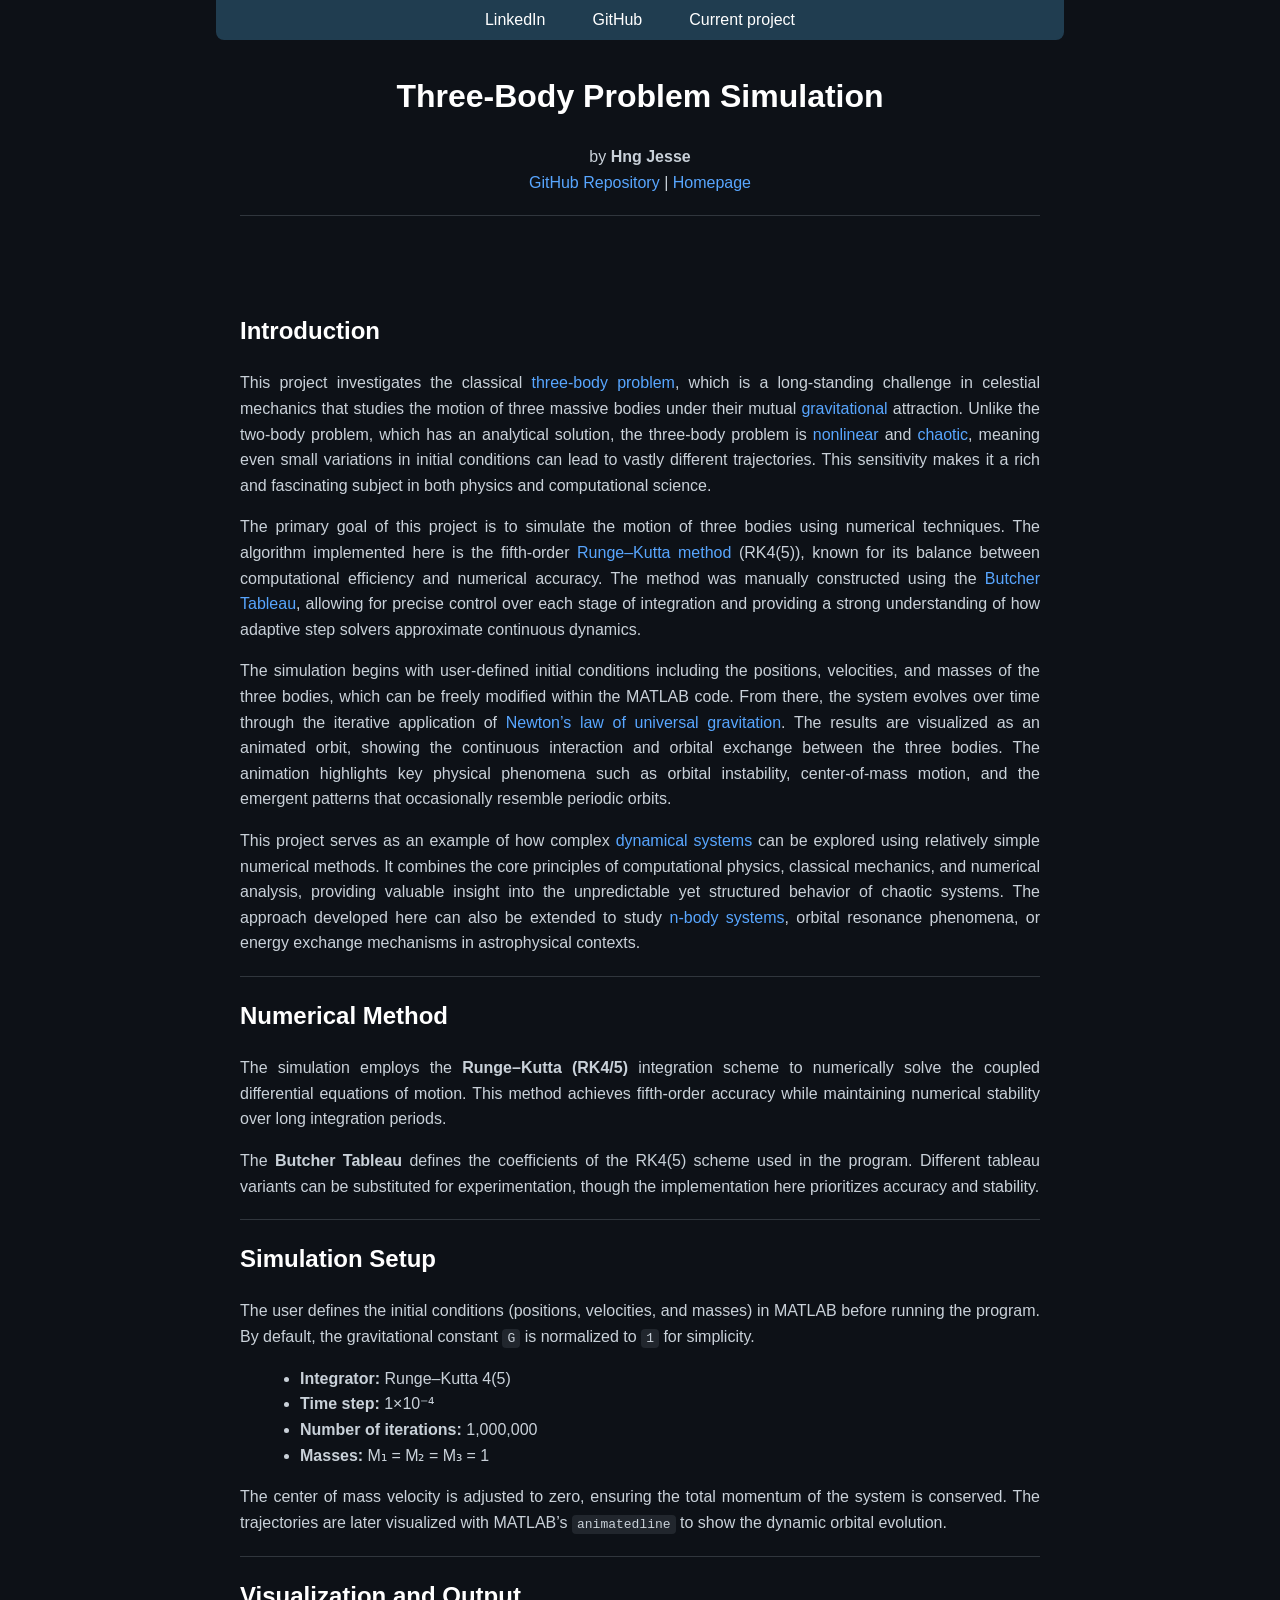
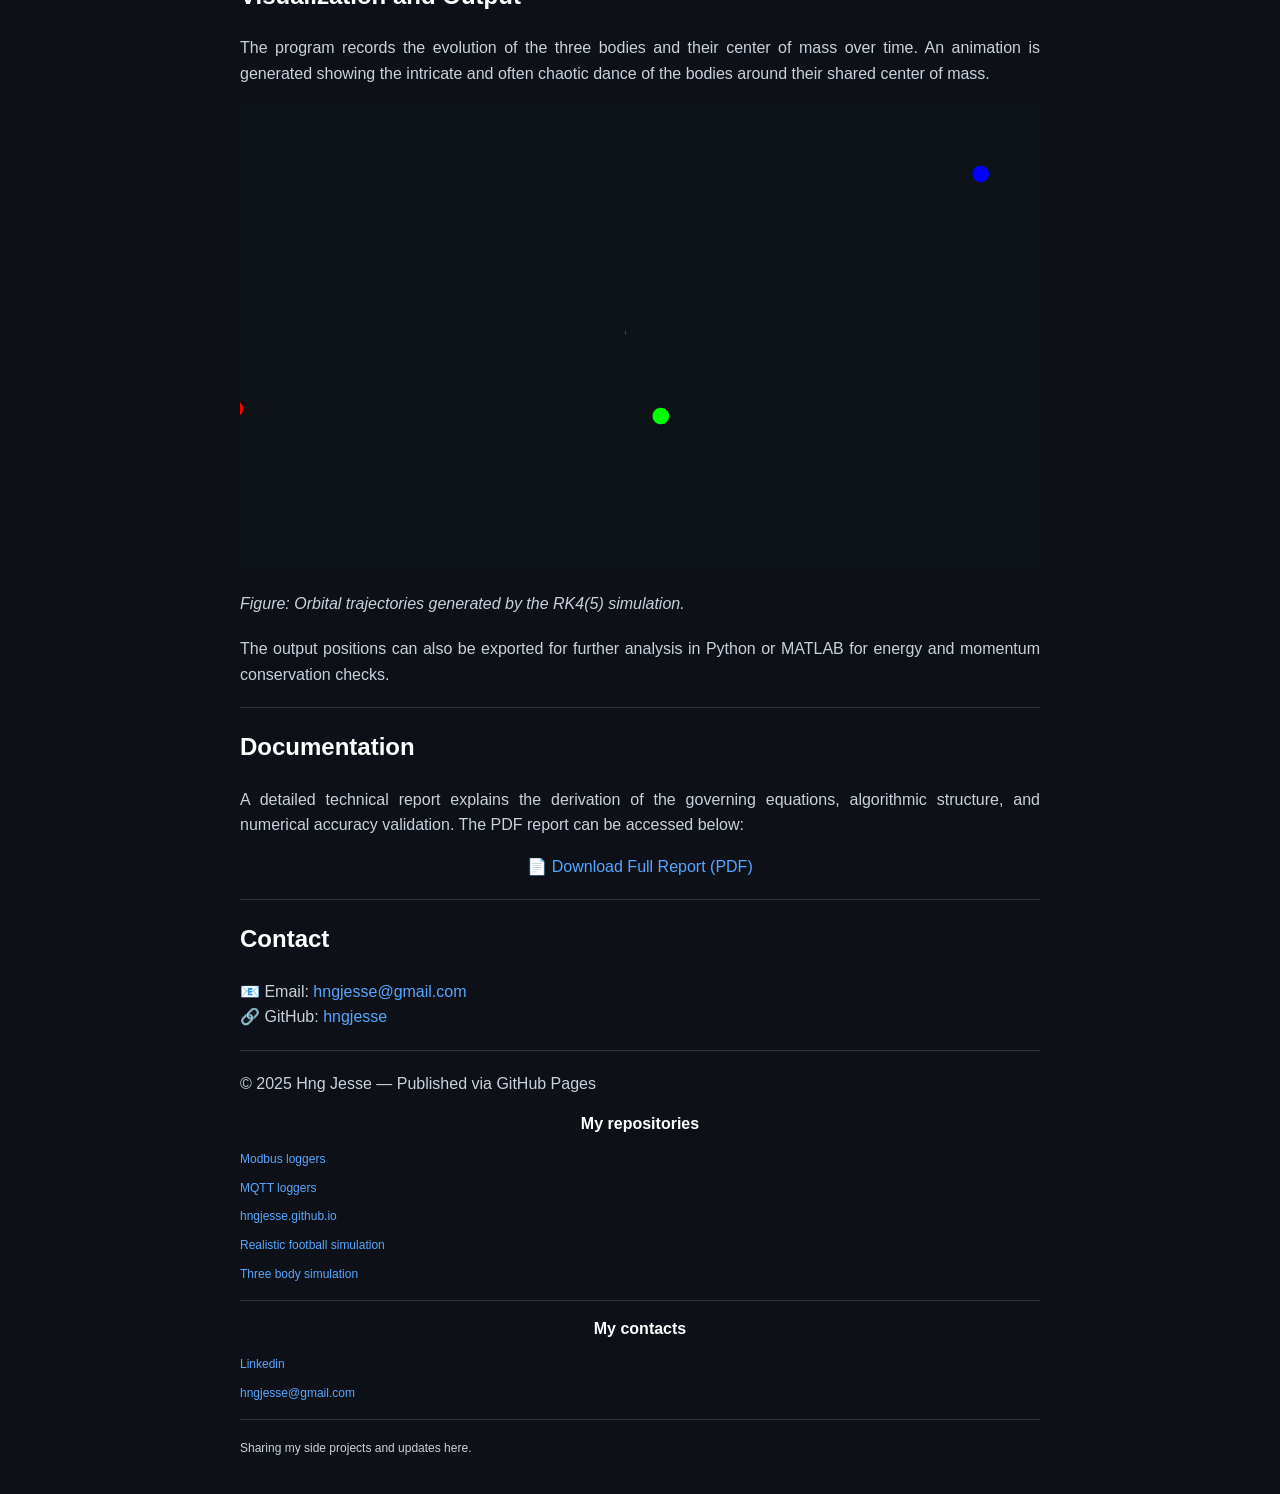
<file: Three_body_simulation/index.html>
<!DOCTYPE html>
<html lang="en">
<head>
  <meta charset="UTF-8">
  <meta name="viewport" content="width=device-width, initial-scale=1.0">
  <title>Three-Body Problem Simulation | Hng Jesse</title>
  <!-- Add style -->
  <link rel="stylesheet" href="/styles/base.css">
  <link rel="stylesheet" href="/styles/sidebar.css">
  <link rel="stylesheet" href="/styles/midbar.css">
  <link rel="stylesheet" href="/styles/rightpanel.css">
  <!-- Add favicon -->
  <link rel="icon" href="/favicon.png" type="image/png">
</head>

<body>
  <header>
    <h1>Three-Body Problem Simulation</h1>
    <nav>by <strong>Hng Jesse</strong></nav>
    <nav>
      <a href="https://github.com/hngjesse/Three_body_simulation" target="_blank">GitHub Repository</a> |
      <a href="/" target="_blank">Homepage</a>
    </nav>
    <hr>
  </header>

  <main>
    <section>
      <h2>Introduction</h2>
      <p>
        This project investigates the classical 
        <a href="https://en.wikipedia.org/wiki/Three-body_problem" target="_blank" rel="noopener noreferrer">three-body problem</a>, 
        which is a long-standing challenge in celestial mechanics that studies the motion of three massive bodies under their mutual 
        <a href="https://en.wikipedia.org/wiki/Gravity" target="_blank" rel="noopener noreferrer">gravitational</a> attraction. 
        Unlike the two-body problem, which has an analytical solution, the three-body problem is 
        <a href="https://en.wikipedia.org/wiki/Nonlinear_system" target="_blank" rel="noopener noreferrer">nonlinear</a>
        and <a href="https://en.wikipedia.org/wiki/Chaos_theory" target="_blank" rel="noopener noreferrer">chaotic</a>, 
        meaning even small variations in initial conditions can lead to vastly different trajectories. This sensitivity 
        makes it a rich and fascinating subject in both physics and computational science.
      </p>
      <p>
        The primary goal of this project is to simulate the motion of three bodies using numerical techniques. 
        The algorithm implemented here is the fifth-order 
        <a href="https://en.wikipedia.org/wiki/Runge%E2%80%93Kutta_methods" target="_blank" rel="noopener noreferrer">Runge–Kutta method</a>
        (RK4(5)), known for its balance between computational efficiency and numerical accuracy. The method was manually constructed 
        using the <a href="https://en.wikipedia.org/wiki/List_of_Runge%E2%80%93Kutta_methods" target="_blank" rel="noopener noreferrer">Butcher Tableau</a>, 
        allowing for precise control over each stage of integration and providing a strong understanding of how adaptive step solvers 
        approximate continuous dynamics.
      </p>
      <p>
        The simulation begins with user-defined initial conditions including the positions, velocities, and masses of the 
        three bodies, which can be freely modified within the MATLAB code. From there, the system evolves over time through 
        the iterative application of 
        <a href="https://en.wikipedia.org/wiki/Newton%27s_law_of_universal_gravitation" target="_blank" rel="noopener noreferrer">Newton’s law of universal gravitation</a>. 
        The results are visualized as an animated orbit, showing the continuous interaction and orbital exchange between the three 
        bodies. The animation highlights key physical phenomena such as orbital instability, center-of-mass motion, and the emergent 
        patterns that occasionally resemble periodic orbits.
      </p>
      <p>
        This project serves as an example of how complex 
        <a href="https://en.wikipedia.org/wiki/Dynamical_system" target="_blank" rel="noopener noreferrer">dynamical systems</a>
        can be explored using relatively simple numerical methods. It combines the core principles of computational physics, 
        classical mechanics, and numerical analysis, providing valuable insight into the unpredictable yet structured behavior of 
        chaotic systems. The approach developed here can also be extended to study 
        <a href="https://en.wikipedia.org/wiki/N-body_problem" target="_blank" rel="noopener noreferrer">n-body systems</a>, 
        orbital resonance phenomena, or energy exchange mechanisms in astrophysical contexts.
      </p>
      
    </section>

    <hr>

    <section>
      <h2>Numerical Method</h2>
      <p>
        The simulation employs the <strong>Runge–Kutta (RK4/5)</strong> integration scheme to numerically solve the coupled
        differential equations of motion. This method achieves fifth-order accuracy while maintaining numerical stability
        over long integration periods.
      </p>
      <p>
        The <strong>Butcher Tableau</strong> defines the coefficients of the RK4(5) scheme used in the program. Different tableau variants
        can be substituted for experimentation, though the implementation here prioritizes accuracy and stability.
      </p>
    </section>

    <hr>

    <section>
      <h2>Simulation Setup</h2>
      <p>
        The user defines the initial conditions (positions, velocities, and masses) in MATLAB before running the program.
        By default, the gravitational constant <code>G</code> is normalized to <code>1</code> for simplicity.
      </p>

      <ul>
        <li><strong>Integrator:</strong> Runge–Kutta 4(5)</li>
        <li><strong>Time step:</strong> 1×10⁻⁴</li>
        <li><strong>Number of iterations:</strong> 1,000,000</li>
        <li><strong>Masses:</strong> M₁ = M₂ = M₃ = 1</li>
      </ul>

      <p>
        The center of mass velocity is adjusted to zero, ensuring the total momentum of the system is conserved.
        The trajectories are later visualized with MATLAB’s <code>animatedline</code> to show the dynamic orbital evolution.
      </p>
    </section>

    <hr>

    <section>
      <h2>Visualization and Output</h2>
      <p>
        The program records the evolution of the three bodies and their center of mass over time. 
        An animation is generated showing the intricate and often chaotic dance of the bodies around their shared center of mass.
      </p>
      <div style="text-align:center; margin: 20px 0;">
        <img src="/Figures/three_body_animation.gif" alt="Three-body problem simulation" width="800">
        <p><em>Figure: Orbital trajectories generated by the RK4(5) simulation.</em></p>
      </div>
      <p>
        The output positions can also be exported for further analysis in Python or MATLAB for energy and momentum conservation checks.
      </p>
    </section>

    <hr>

    <section>
      <h2>Documentation</h2>
      <p>
        A detailed technical report explains the derivation of the governing equations, algorithmic structure,
        and numerical accuracy validation. The PDF report can be accessed below:
      </p>
      <p style="text-align:center;">
        📄 <a href="https://github.com/hngjesse/Three_body_simulation/blob/main/Three_body_problem.pdf" target="_blank">
        Download Full Report (PDF)
        </a>
      </p>
    </section>

    <hr>

    <section id="contact">
      <h2>Contact</h2>
      <p>
        📧 Email: <a href="mailto:hngjesse@gmail.com">hngjesse@gmail.com</a><br>
        🔗 GitHub: <a href="https://github.com/hngjesse" target="_blank">hngjesse</a>
      </p>
    </section>
  </main>

  <footer>
    <hr>
    <p>© 2025 Hng Jesse — Published via GitHub Pages</p>
  </footer>

  <!-- Add sidebar -->
  <div id="sidebar"></div>

  <script>
  fetch('/Navigations/sidebar.html')
      .then(response => response.text())
      .then(data => {
      const container = document.getElementById('sidebar');
      container.innerHTML = data;

      // load and run the sidebar script after injection
      const s = document.createElement('script');
      s.src = '/Navigations/sidebar.js'; // path to sidebar JS
      s.onload = () => {
          if (typeof highlightSidebar === 'function') highlightSidebar();
          if (typeof initSidebarDropdowns === 'function') initSidebarDropdowns();
      };
      document.body.appendChild(s);
      })
      .catch(err => console.error('Failed to load sidebar:', err));
  </script>

  <!-- Add midbar -->
  <div id="midbar"></div>
  <script>
    fetch('/Navigations/midbar.html')
      .then(r => r.text())
      .then(d => { document.getElementById('midbar').innerHTML = d; });
  </script>

  <!-- Add rightpanel -->
  <div id="rightpanel"></div>
  <script>
    fetch('/Navigations/rightpanel.html')
      .then(r => r.text())
      .then(d => { document.getElementById('rightpanel').innerHTML = d; });
  </script>
</body>
</html>
</file>
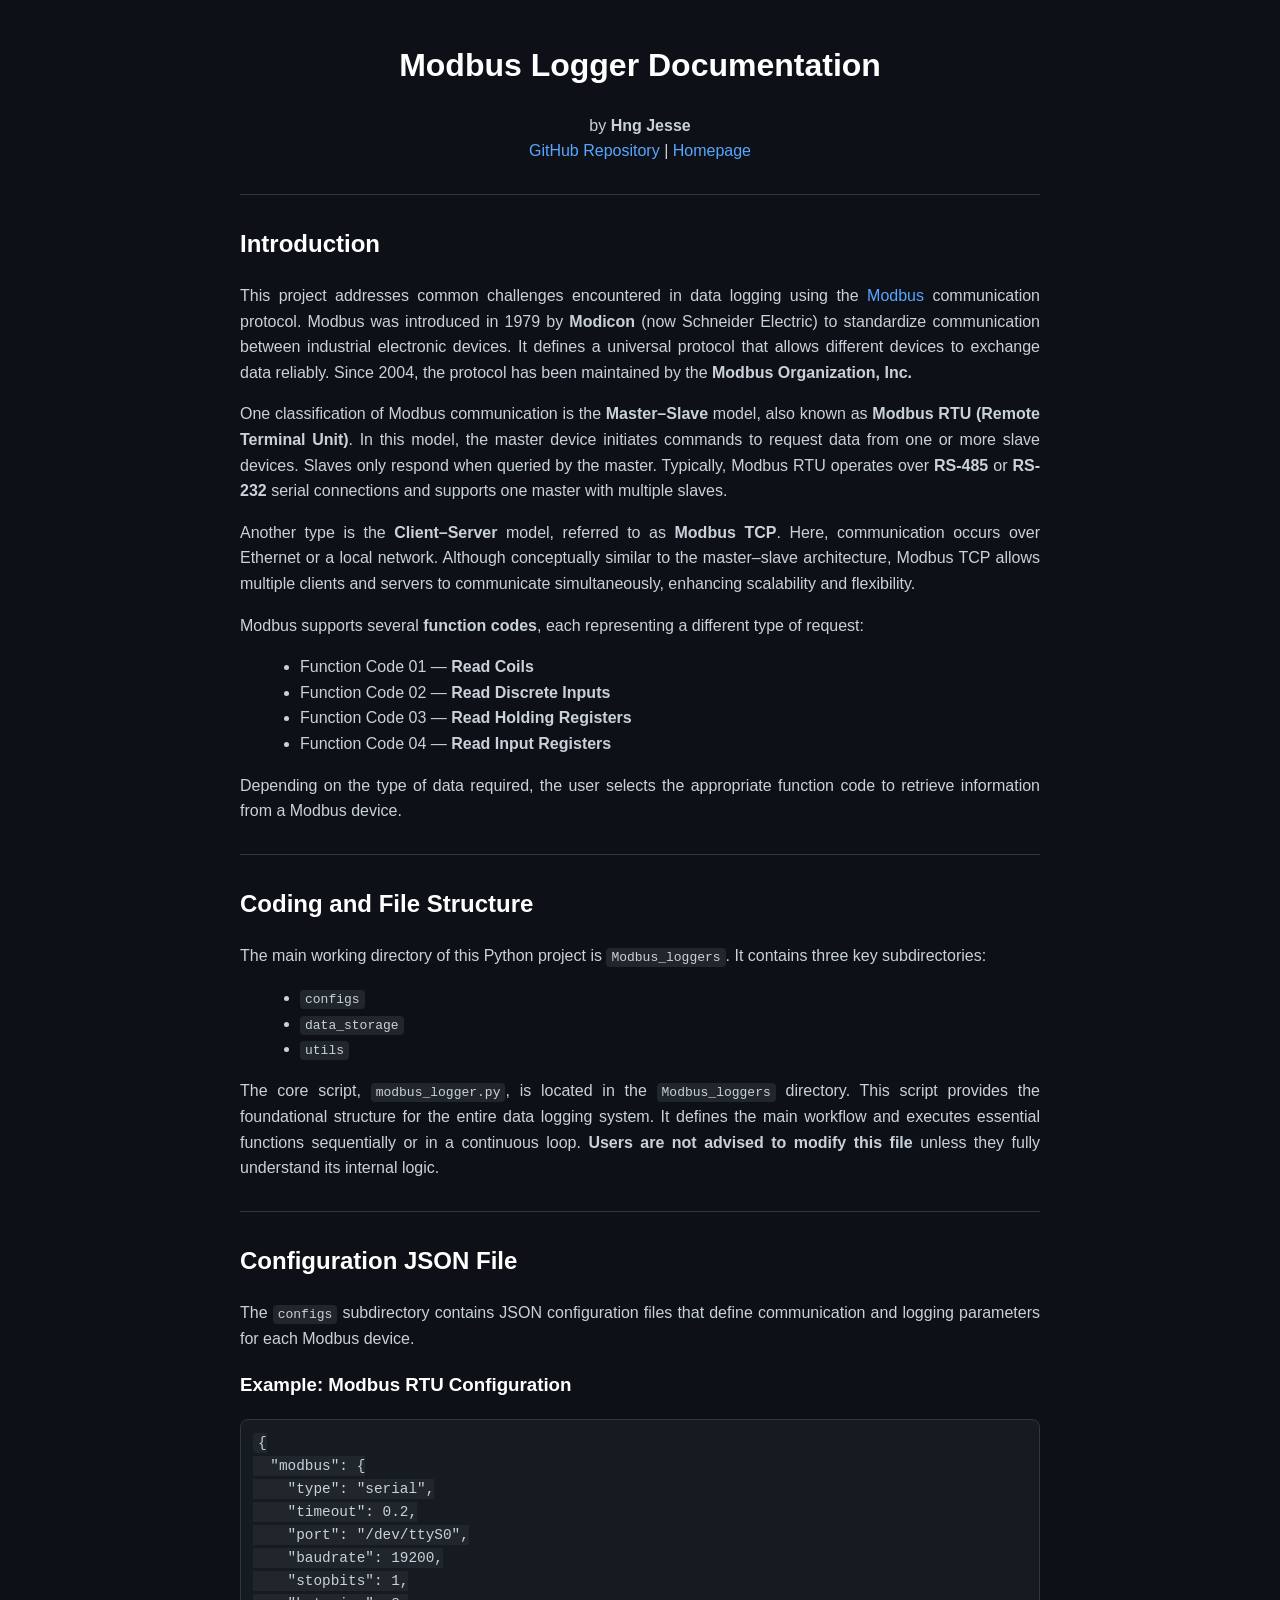
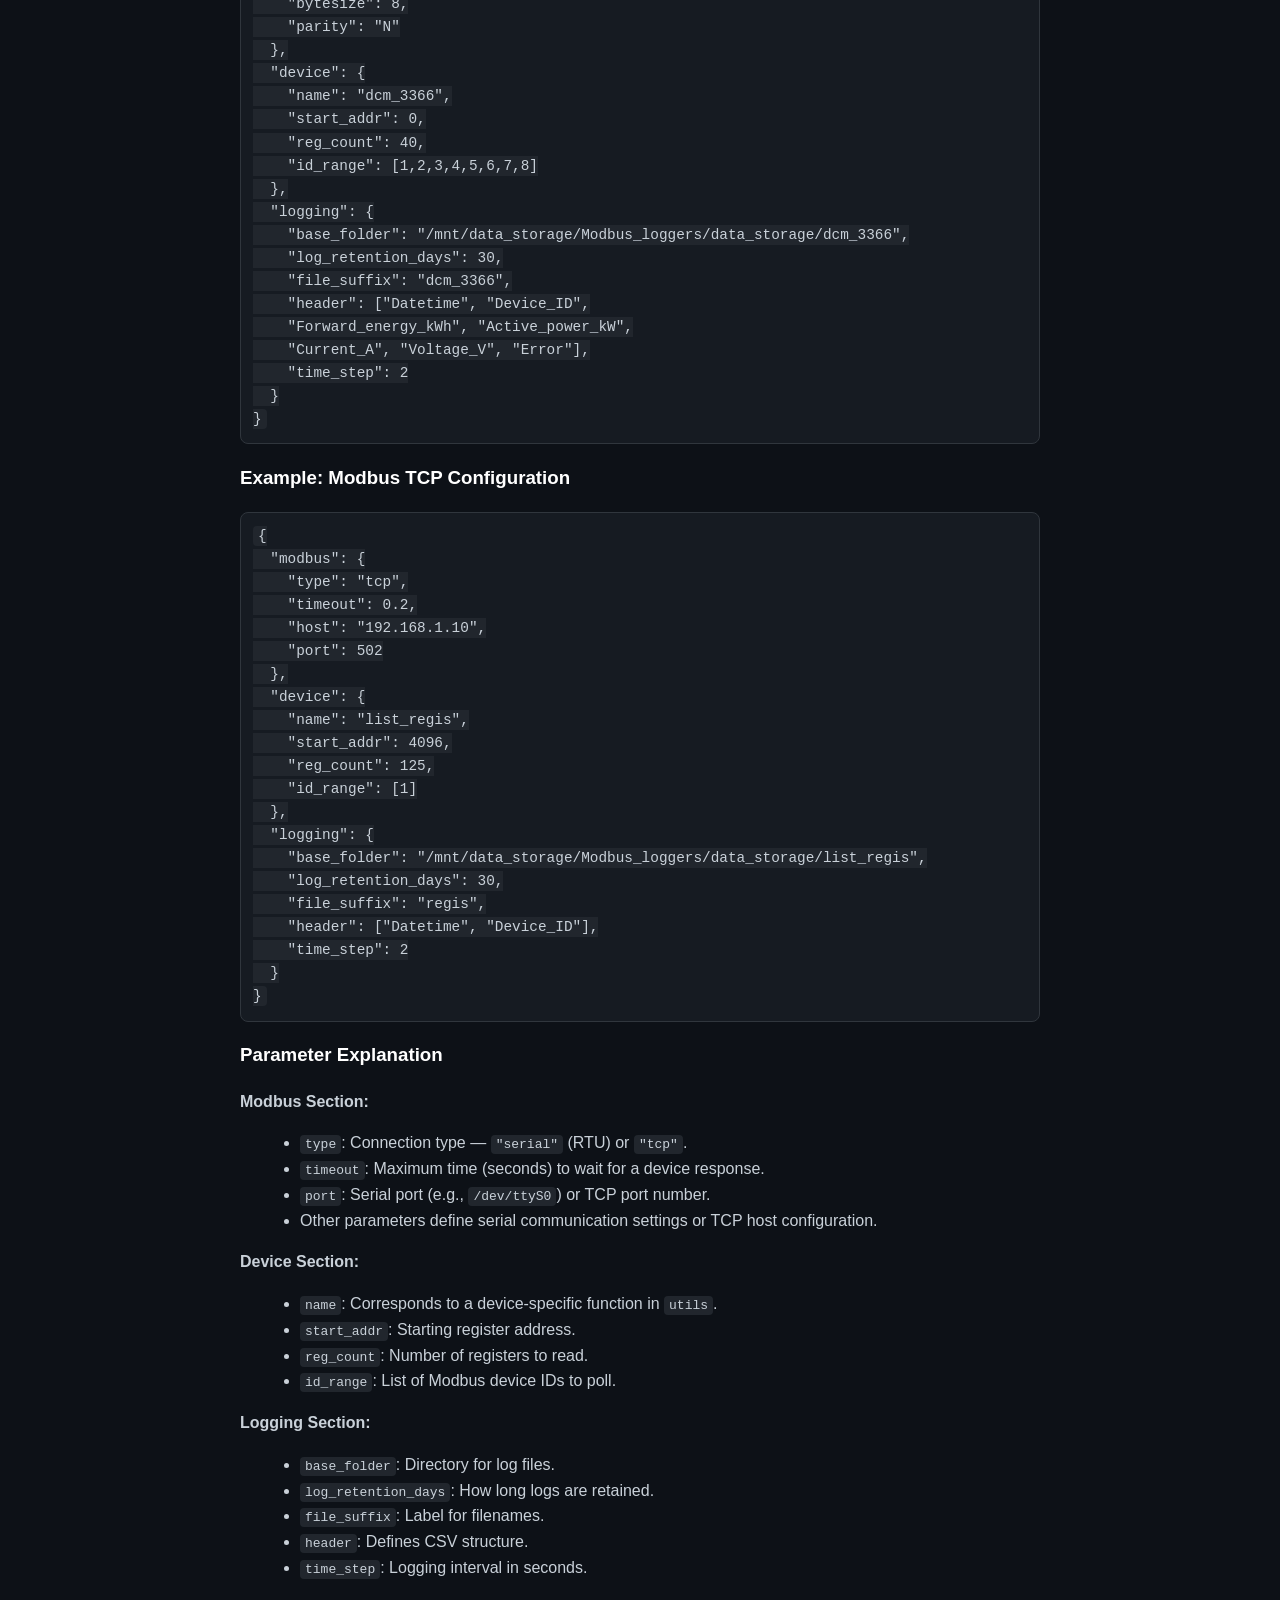
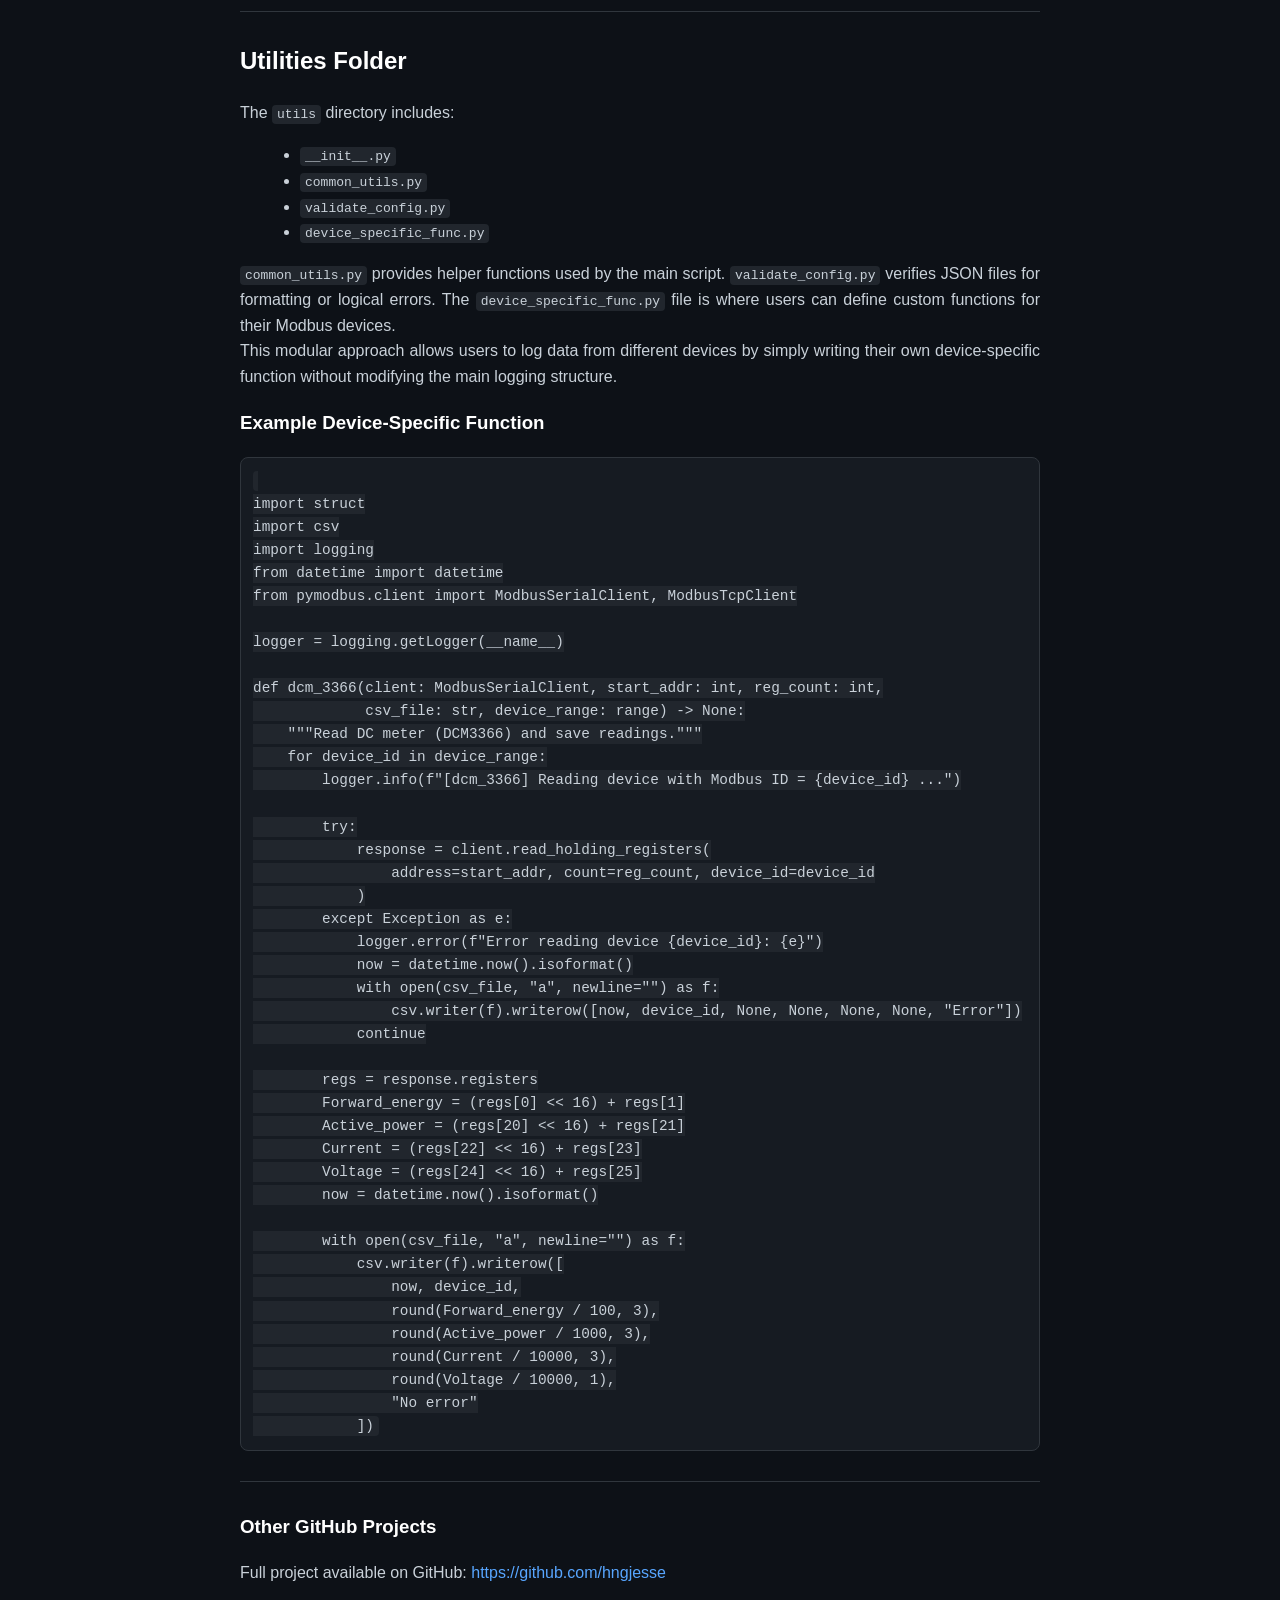
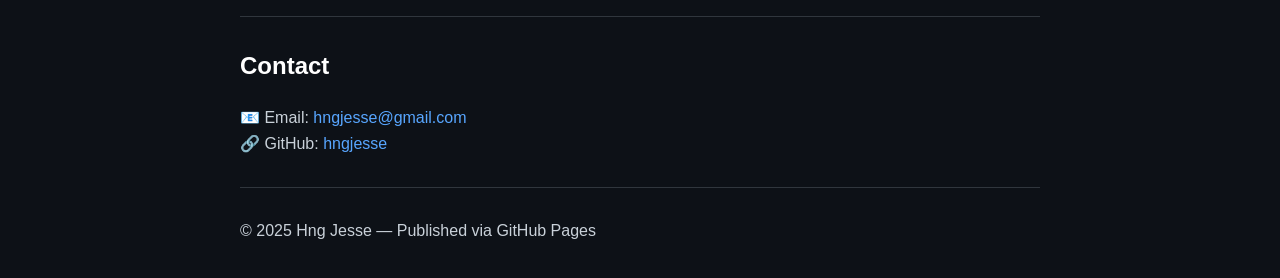
<file: Modbus_loggers.html>
<!DOCTYPE html>
<html lang="en">
<head>
  <meta charset="UTF-8">
  <meta name="viewport" content="width=device-width, initial-scale=1.0">
  <title>Modbus Logger Documentation | Hng Jesse</title>
  <style>
    body {
        background-color: #0d1117;  /* GitHub dark mode background */
        color: #c9d1d9;             /* GitHub text color */
        font-family: -apple-system, BlinkMacSystemFont, "Segoe UI", Roboto, Oxygen, Ubuntu, Cantarell, "Open Sans", "Helvetica Neue", sans-serif;
        max-width: 800px;
        margin: 40px auto;
        line-height: 1.6;
    }
    a {
      color: #58a6ff;
      text-decoration: none;
    }
    a:hover {
      text-decoration: underline;
    }
    h1, h2, h3 {
      color: #ffffff;
    }
    header, footer {
      text-align: center;
    }
    hr {
      border: 0;
      border-top: 1px solid #30363d;
      margin: 30px 0;
    }
    pre {
      background-color: #161b22;
      border: 1px solid #30363d;
      padding: 12px;
      border-radius: 8px;
      overflow-x: auto;
      font-size: 0.9rem;
      color: #c9d1d9;
    }
    code {
      background-color: #21262d;
      color: #c9d1d9;
      padding: 2px 5px;
      border-radius: 4px;
      font-family: monospace;
    }
    ul {
      margin-left: 20px;
    }
    p {
      text-align: justify;
    }

    @media (max-width: 768px) {
      body {
        margin: 10px;
        padding: 0 10px;
        font-size: 16px;
      }

      h1 {
        font-size: 1.6em;
      }

      h2 {
        font-size: 1.3em;
      }

      pre {
        font-size: 0.8rem;
        padding: 10px;
      }

      nav a {
        display: block;
        margin: 8px 0;
      }

      ul {
        padding-left: 20px;
      }

      p {
        text-align: left;  /* easier to read on narrow screens */
      }
    }



  </style>
</head>
<body>
  <header>
    <h1>Modbus Logger Documentation</h1>
    <nav>by <strong>Hng Jesse</strong></nav>
    <nav>
      <a href="https://github.com/hngjesse/Modbus_loggers" target="_blank">GitHub Repository</a> |
      <a href="https://hngjesse.github.io/" target="_blank">Homepage</a>
    </nav>
    <hr>
  </header>

  <main>
    <section>
      <h2>Introduction</h2>
      <p>
        This project addresses common challenges encountered in data logging using the 
        <a href="https://en.wikipedia.org/wiki/Modbus" target="_blank">Modbus</a> communication protocol.
        Modbus was introduced in 1979 by <strong>Modicon</strong> (now Schneider Electric) to standardize 
        communication between industrial electronic devices. It defines a universal protocol that allows 
        different devices to exchange data reliably. Since 2004, the protocol has been maintained by the 
        <strong>Modbus Organization, Inc.</strong>
      </p>
      <p>
        One classification of Modbus communication is the <strong>Master–Slave</strong> model, also known as 
        <strong>Modbus RTU (Remote Terminal Unit)</strong>. In this model, the master device initiates commands 
        to request data from one or more slave devices. Slaves only respond when queried by the master. 
        Typically, Modbus RTU operates over <strong>RS-485</strong> or <strong>RS-232</strong> serial connections 
        and supports one master with multiple slaves.
      </p>
      <p>
        Another type is the <strong>Client–Server</strong> model, referred to as <strong>Modbus TCP</strong>. 
        Here, communication occurs over Ethernet or a local network. Although conceptually similar to the 
        master–slave architecture, Modbus TCP allows multiple clients and servers to communicate simultaneously, 
        enhancing scalability and flexibility.
      </p>
      <p>
        Modbus supports several <strong>function codes</strong>, each representing a different type of request:
      </p>
      <ul>
        <li>Function Code 01 — <strong>Read Coils</strong></li>
        <li>Function Code 02 — <strong>Read Discrete Inputs</strong></li>
        <li>Function Code 03 — <strong>Read Holding Registers</strong></li>
        <li>Function Code 04 — <strong>Read Input Registers</strong></li>
      </ul>
      <p>
        Depending on the type of data required, the user selects the appropriate function code to retrieve information 
        from a Modbus device.
      </p>
    </section>

    <hr>

    <section>
      <h2>Coding and File Structure</h2>
      <p>
        The main working directory of this Python project is <code>Modbus_loggers</code>. It contains three key subdirectories:
      </p>
      <ul>
        <li><code>configs</code></li>
        <li><code>data_storage</code></li>
        <li><code>utils</code></li>
      </ul>
      <p>
        The core script, <code>modbus_logger.py</code>, is located in the <code>Modbus_loggers</code> directory. 
        This script provides the foundational structure for the entire data logging system. It defines the main 
        workflow and executes essential functions sequentially or in a continuous loop. 
        <strong>Users are not advised to modify this file</strong> unless they fully understand its internal logic.
      </p>
    </section>

    <hr>

    <section>
      <h2>Configuration JSON File</h2>
      <p>
        The <code>configs</code> subdirectory contains JSON configuration files that define communication 
        and logging parameters for each Modbus device.
      </p>

      <h3>Example: Modbus RTU Configuration</h3>
      <pre><code>{
  "modbus": {
    "type": "serial",
    "timeout": 0.2,
    "port": "/dev/ttyS0",
    "baudrate": 19200,
    "stopbits": 1,
    "bytesize": 8,
    "parity": "N"
  },
  "device": {
    "name": "dcm_3366",
    "start_addr": 0,
    "reg_count": 40,
    "id_range": [1,2,3,4,5,6,7,8]
  },
  "logging": {
    "base_folder": "/mnt/data_storage/Modbus_loggers/data_storage/dcm_3366",
    "log_retention_days": 30,
    "file_suffix": "dcm_3366",
    "header": ["Datetime", "Device_ID",
    "Forward_energy_kWh", "Active_power_kW",
    "Current_A", "Voltage_V", "Error"],
    "time_step": 2
  }
}</code></pre>

      <h3>Example: Modbus TCP Configuration</h3>
      <pre><code>{
  "modbus": {
    "type": "tcp",
    "timeout": 0.2,
    "host": "192.168.1.10",
    "port": 502
  },
  "device": {
    "name": "list_regis",
    "start_addr": 4096,
    "reg_count": 125,
    "id_range": [1]
  },
  "logging": {
    "base_folder": "/mnt/data_storage/Modbus_loggers/data_storage/list_regis",
    "log_retention_days": 30,
    "file_suffix": "regis",
    "header": ["Datetime", "Device_ID"],
    "time_step": 2
  }
}</code></pre>

      <h3>Parameter Explanation</h3>
      <p><strong>Modbus Section:</strong></p>
      <ul>
        <li><code>type</code>: Connection type — <code>"serial"</code> (RTU) or <code>"tcp"</code>.</li>
        <li><code>timeout</code>: Maximum time (seconds) to wait for a device response.</li>
        <li><code>port</code>: Serial port (e.g., <code>/dev/ttyS0</code>) or TCP port number.</li>
        <li>Other parameters define serial communication settings or TCP host configuration.</li>
      </ul>

      <p><strong>Device Section:</strong></p>
      <ul>
        <li><code>name</code>: Corresponds to a device-specific function in <code>utils</code>.</li>
        <li><code>start_addr</code>: Starting register address.</li>
        <li><code>reg_count</code>: Number of registers to read.</li>
        <li><code>id_range</code>: List of Modbus device IDs to poll.</li>
      </ul>

      <p><strong>Logging Section:</strong></p>
      <ul>
        <li><code>base_folder</code>: Directory for log files.</li>
        <li><code>log_retention_days</code>: How long logs are retained.</li>
        <li><code>file_suffix</code>: Label for filenames.</li>
        <li><code>header</code>: Defines CSV structure.</li>
        <li><code>time_step</code>: Logging interval in seconds.</li>
      </ul>
    </section>

    <hr>

    <section>
      <h2>Utilities Folder</h2>
      <p>
        The <code>utils</code> directory includes:
      </p>
      <ul>
        <li><code>__init__.py</code></li>
        <li><code>common_utils.py</code></li>
        <li><code>validate_config.py</code></li>
        <li><code>device_specific_func.py</code></li>
      </ul>
      <p>
        <code>common_utils.py</code> provides helper functions used by the main script.
        <code>validate_config.py</code> verifies JSON files for formatting or logical errors.
        The <code>device_specific_func.py</code> file is where users can define custom functions for their Modbus devices.<br>
        This modular approach allows users to log data from different devices by simply writing their own device-specific function 
        without modifying the main logging structure.
      </p>

      <h3>Example Device-Specific Function</h3>
      <pre><code class="language-python">
import struct
import csv
import logging
from datetime import datetime
from pymodbus.client import ModbusSerialClient, ModbusTcpClient

logger = logging.getLogger(__name__)

def dcm_3366(client: ModbusSerialClient, start_addr: int, reg_count: int,
             csv_file: str, device_range: range) -> None:
    """Read DC meter (DCM3366) and save readings."""
    for device_id in device_range:
        logger.info(f"[dcm_3366] Reading device with Modbus ID = {device_id} ...")

        try:
            response = client.read_holding_registers(
                address=start_addr, count=reg_count, device_id=device_id
            )
        except Exception as e:
            logger.error(f"Error reading device {device_id}: {e}")
            now = datetime.now().isoformat()
            with open(csv_file, "a", newline="") as f:
                csv.writer(f).writerow([now, device_id, None, None, None, None, "Error"])
            continue

        regs = response.registers
        Forward_energy = (regs[0] << 16) + regs[1]
        Active_power = (regs[20] << 16) + regs[21]
        Current = (regs[22] << 16) + regs[23]
        Voltage = (regs[24] << 16) + regs[25]
        now = datetime.now().isoformat()

        with open(csv_file, "a", newline="") as f:
            csv.writer(f).writerow([
                now, device_id,
                round(Forward_energy / 100, 3),
                round(Active_power / 1000, 3),
                round(Current / 10000, 3),
                round(Voltage / 10000, 1),
                "No error"
            ])
</code></pre>
    <hr>
    </section>
        <article>
            <h3>Other GitHub Projects</h3>
            <p>
                Full project available on GitHub: 
                <a href="https://github.com/hngjesse" target="_blank">
                    https://github.com/hngjesse
                </a>
            </p>
        </article>
    </section>
    <hr>
    <section id="contact">
        <h2>Contact</h2>
        <p>
            📧 Email: <a href="mailto:hngjesse@gmail.com">hngjesse@gmail.com</a><br>
            🔗 GitHub: <a href="https://github.com/hngjesse" target="_blank">hngjesse</a>
        </p>
    </section>
  </main>

  <footer>
    <hr>
    <p>© 2025 Hng Jesse — Published via GitHub Pages</p>
  </footer>
</body>
</html>
</file>
<file: styles/base.css>
body {
    background-color: #0d1117;  /* GitHub dark mode background */
    color: #c9d1d9;             /* GitHub text color */
    font-family: Arial, sans-serif;
    max-width: 800px;
    margin: 40px auto;
    line-height: 1.6;
    padding-top: 10px;
}
a {
    color: #58a6ff;
    text-decoration: none;
}

a:hover {
    text-decoration: underline;
}

h1, h2, h3 {
    color: #ffffff;
}

header, footer {
    text-align: center;
}

hr {
    border: 0;
    border-top: 1px solid #30363d;
    margin: 20px 0;
}

pre {
    background-color: #161b22;
    border: 1px solid #30363d;
    padding: 12px;
    border-radius: 8px;
    overflow-x: auto;
    font-size: 0.9rem;
    color: #c9d1d9;
}

code {
    background-color: #21262d;
    color: #c9d1d9;
    padding: 2px 5px;
    border-radius: 4px;
    font-family: monospace;
}

ul {
    margin-left: 20px;
}

p {
    text-align: justify;
}


@media (max-width: 768px) {

    body {
        margin: 10px;
        padding: 0 10px;
        font-size: 16px;
    }

    h1 {
        font-size: 1.6em;
    }

    h2 {
        font-size: 1.3em;
    }

    pre {
        font-size: 0.8rem;
        padding: 10px;
    }

    nav a {
        display: inline-block;
        margin: 4px 6px;
    }

    ul {
        padding-left: 20px;
    }

    p {
        text-align: left;  /* easier to read on narrow screens */
    }
}



/* Logo section */
.logo {
  text-align: center;
  margin: 0;             /* remove all extra margin */
  padding: 0;            /* remove any padding */
  line-height: 0;        /* remove space from text container (like <h2>) */
}

.logo img {
  width: 70px;           /* slightly smaller for balance */
  height: 70px;
  border: 0px solid #00bcd4;
  display: block;        /* removes inline spacing below image */
  margin: 0 auto;        /* center horizontally */
}
</file>
<file: styles/sidebar.css>
/* --- Sidebar --- */
.sidebar {
    width: 240px;
    background-color: #203d50;
    color: white;
    display: flex;
    flex-direction: column;
    padding-top: 0rem;
    height: 100vh;
    position: fixed;
    top: 0;
    left: 0;
    transition: transform 0.3s ease;
    z-index: 999;

    border-right: 0px solid #006875;
    /* NEW: allow scrolling when dropdown content exceeds view height */
    overflow-y: auto;
    scrollbar-width: 1 px; /* for Firefox */
    scrollbar-color: #797979 #203d50; /* accent + track color */
}

.sidebar h2 {
    text-align: center;
    font-size: 1.2rem;
    margin-bottom: 1rem;
    letter-spacing: 1px;
}

.sidebar a {
    color: white;
    text-decoration: none;
    padding: 12px 20px;
    display: block;
    border-left: 4px solid transparent;
    transition: border 0.2s;
}

.sidebar a.active {
    background-color: #0f3044;         /* same as hover color */
    border-left: 0px solid #00bcd4;    /* same as hover accent */
    color: #ffffff;                    /* ensure text stays readable */
}

.sidebar > a:hover {
    background-color: #0f3044;
    border-left: 4px solid #00bcd4;
}

.sidebar > a.active {
    background-color: #0f3044;
    border-left: 4px solid #00bcd4;
    font-weight: bold;
}



/* --- Toggle button (visible only on mobile) --- */
.toggle-btn {
    position: fixed;
    top: 15px;
    left: 15px;
    font-size: 1.5rem;
    background: #203d50;
    color: white;
    border: none;
    border-radius: 4px;
    padding: 6px 10px;
    cursor: pointer;
    display: none;
    z-index: 1000;
}

/* --- Responsive behaviour --- */
@media (max-width: 1300px) {
    .sidebar {
        transform: translateX(-100%);
    }
    .sidebar.active {
        transform: translateX(0);
    }
    .toggle-btn {
        display: block;
    }
    main {
        margin-left: 0;
        padding-top: 3.5rem; /* prevent overlap with toggle button */
    }
}



/* --- Collapsible Dropdowns --- */


.dropdown-btn, .sub-dropdown-btn {
  background: none;
  color: white;
  border: none;
  text-align: left;
  width: 100%;
  padding: 12px 20px;
  cursor: pointer;
  font-size: 1rem;
  font-family: inherit;
  display: block;
  border-right: 0px solid #00bcd4;
  border-top: 0px solid #00bcd4;
  transition: all 0.2s;
  position: relative;
  padding-right: 36px; /* make space for the arrow */
  margin-top: 10px;
}


.dropdown-btn:hover, .sub-dropdown-btn:hover {
  background-color: #0f3044;
  border-left: 4px solid #00bcd4;
}

.dropdown-content, .sub-dropdown-content {
  display: none;
  flex-direction: column;
  padding-left: 5px;
  background-color: #162a38;
}

.dropdown-content a, .sub-dropdown-content a {
  font-size: 0.9rem;
  padding: 8px 24px;
  color: #ddd;
}

.dropdown-content a:hover, .sub-dropdown-content a:hover {
  background-color: #0f3044;
}


/* Default (closed) state — show right arrow ▸ */

.dropdown-btn::after,
.sub-dropdown-btn::after {
  content: "▸";
  position: absolute;
  right: 8px;  /* distance from right edge */
  top: 50%;    /* vertical center */
  transform: translateY(-50%) rotate(0deg);
  transition: transform 0.2s ease;
}
/* Active dropdown (opened) */
.dropdown.open > .dropdown-content,
.sub-dropdown.open > .sub-dropdown-content {
  display: flex;
}

.dropdown.open > .dropdown-btn::after,
.sub-dropdown.open > .sub-dropdown-btn::after {
  transform: translateY(-50%) rotate(90deg);
}
</file>
<file: styles/midbar.css>
/* --- Top Center Bar (matches sidebar style) --- */
.midbar {
    position: fixed;
    top: 0;
    left: 50%;
    transform: translateX(-50%);
    display: flex;
    flex-direction: row;
    align-items: center;
    justify-content: center;
    gap: 15px;

    width: 800px;
    background-color: #203d50; /* same as sidebar */
    color: white;
    padding: 5px 24px;

    z-index: 999;
    transition: background-color 0.3s ease;
    border-radius: 0 0 8px 8px; /* slightly rounded bottom corners */

    border-right: 0px solid #006875;
    border-bottom: 0px solid #006875;
    border-left: 0px solid #006875;
}

.midbar a {
    color: white;
    text-decoration: none;
    padding: 2px 16px;
    white-space: nowrap;
}

.midbar a:hover {
    background-color: #0f3044;      /* same hover bg as sidebar */
    border-top: 3px solid #00bcd4; /* same accent color */
}

/* --- Make it simpler on mobile --- */
@media (max-width: 768px) {
    .midbar {
        position: static;
        flex-wrap: wrap;
        gap: 8px;
        background: none;
        border: none;
        box-shadow: none;
        border-radius: 0;
        padding: 8px;
    }
    .midbar a {
        padding: 6px 10px;
    }
}
</file>
<file: styles/rightpanel.css>
/* --- Right floating info panel --- */
.rightpanel {
    position: fixed;
    top: 100px;
    right: 180px;
    width: 220px;
    background-color: #0d1117;
    border: 1px solid #30363d;
    border-radius: 8px;
    padding: 15px;
    font-size: 0.9rem;
    color: #c9d1d9;
    box-shadow: 0 0 8px rgba(0,0,0,0.4);
    z-index: 100;
    line-height: 1.0
}

.rightpanel h3 {
    color: #ffffff;
    font-size: 1rem;
    margin-bottom: 0.6rem;

    padding-bottom: 4px;
}

.rightpanel a {
    color: #58a6ff;
    text-decoration: none;
}

.rightpanel a:hover {
    text-decoration: underline;
}

/* --- Hide or move on small screens --- */
@media (max-width: 1700px) {
    .rightpanel {
        position: static;
        width: auto;
        background: none;
        border: none;
        box-shadow: none;
        text-align: center;
        margin-top: 20px;
        padding: 0;
    }
}
</file>
